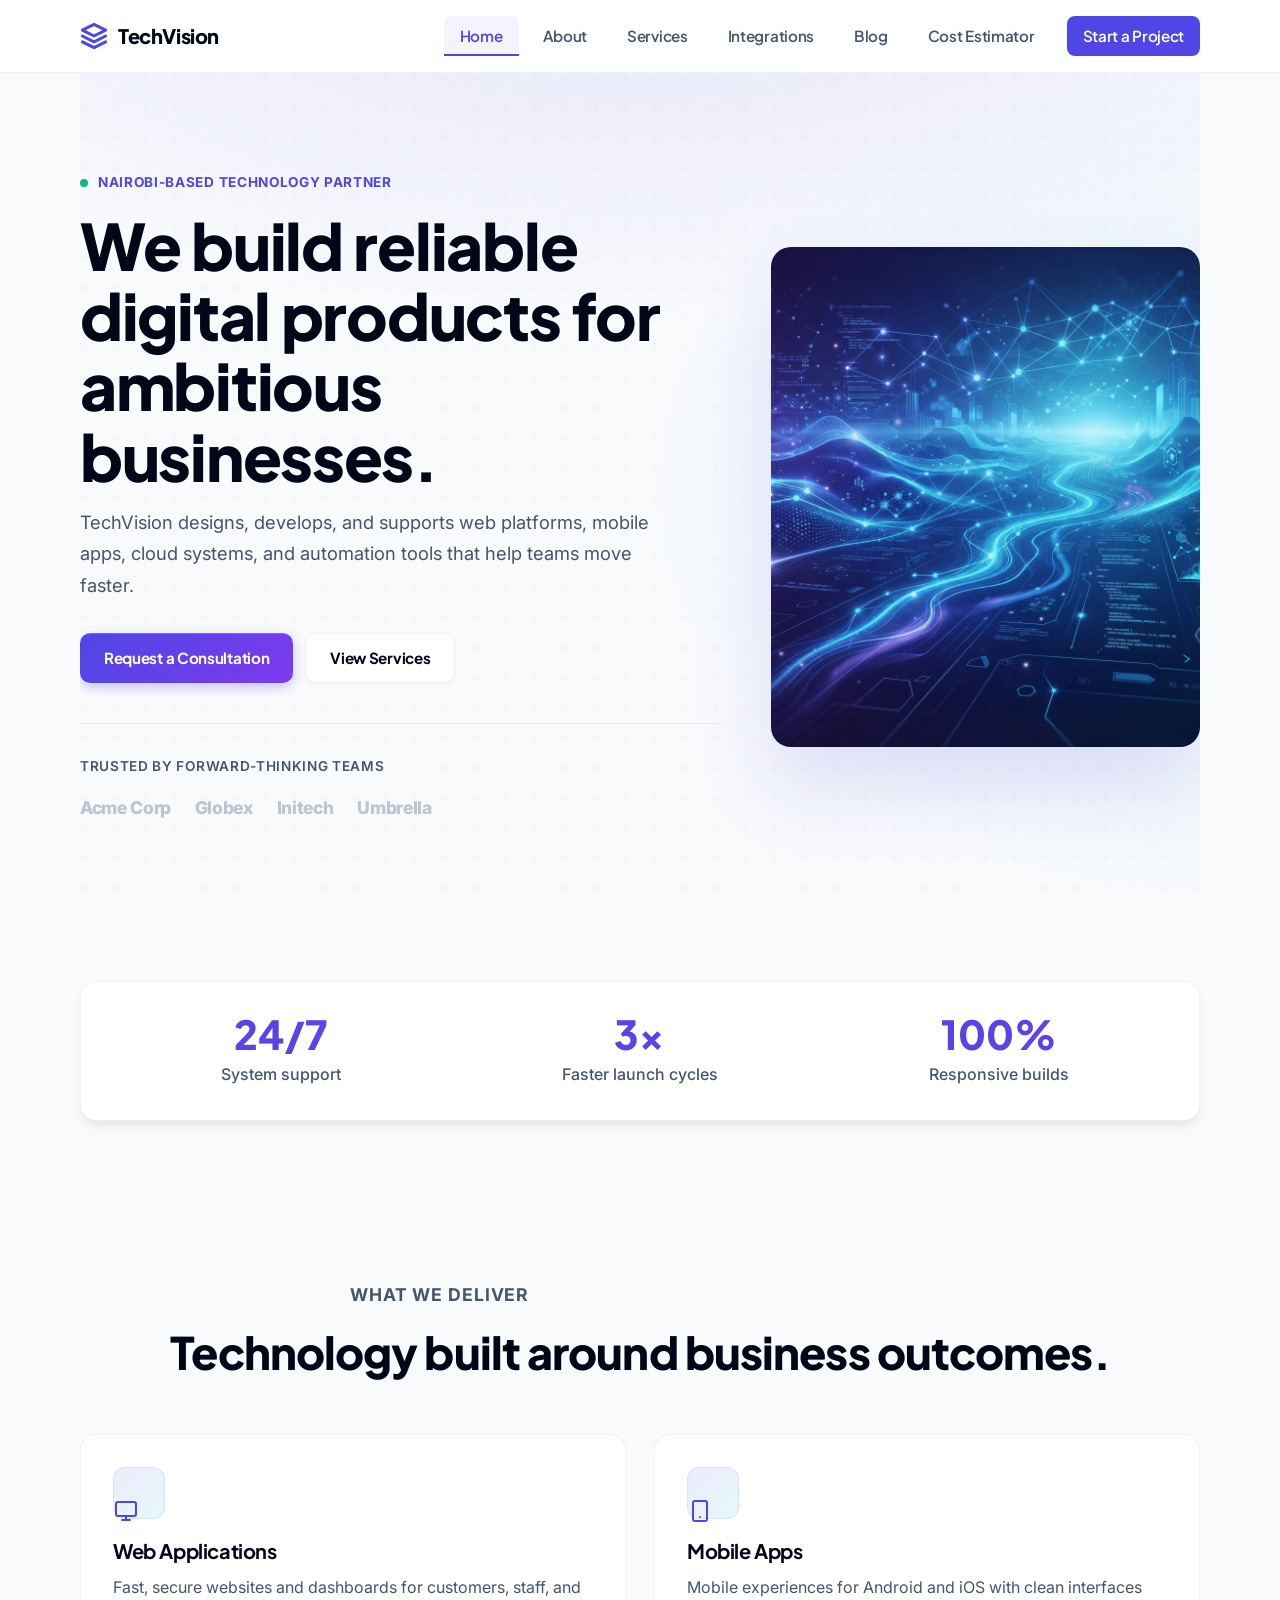
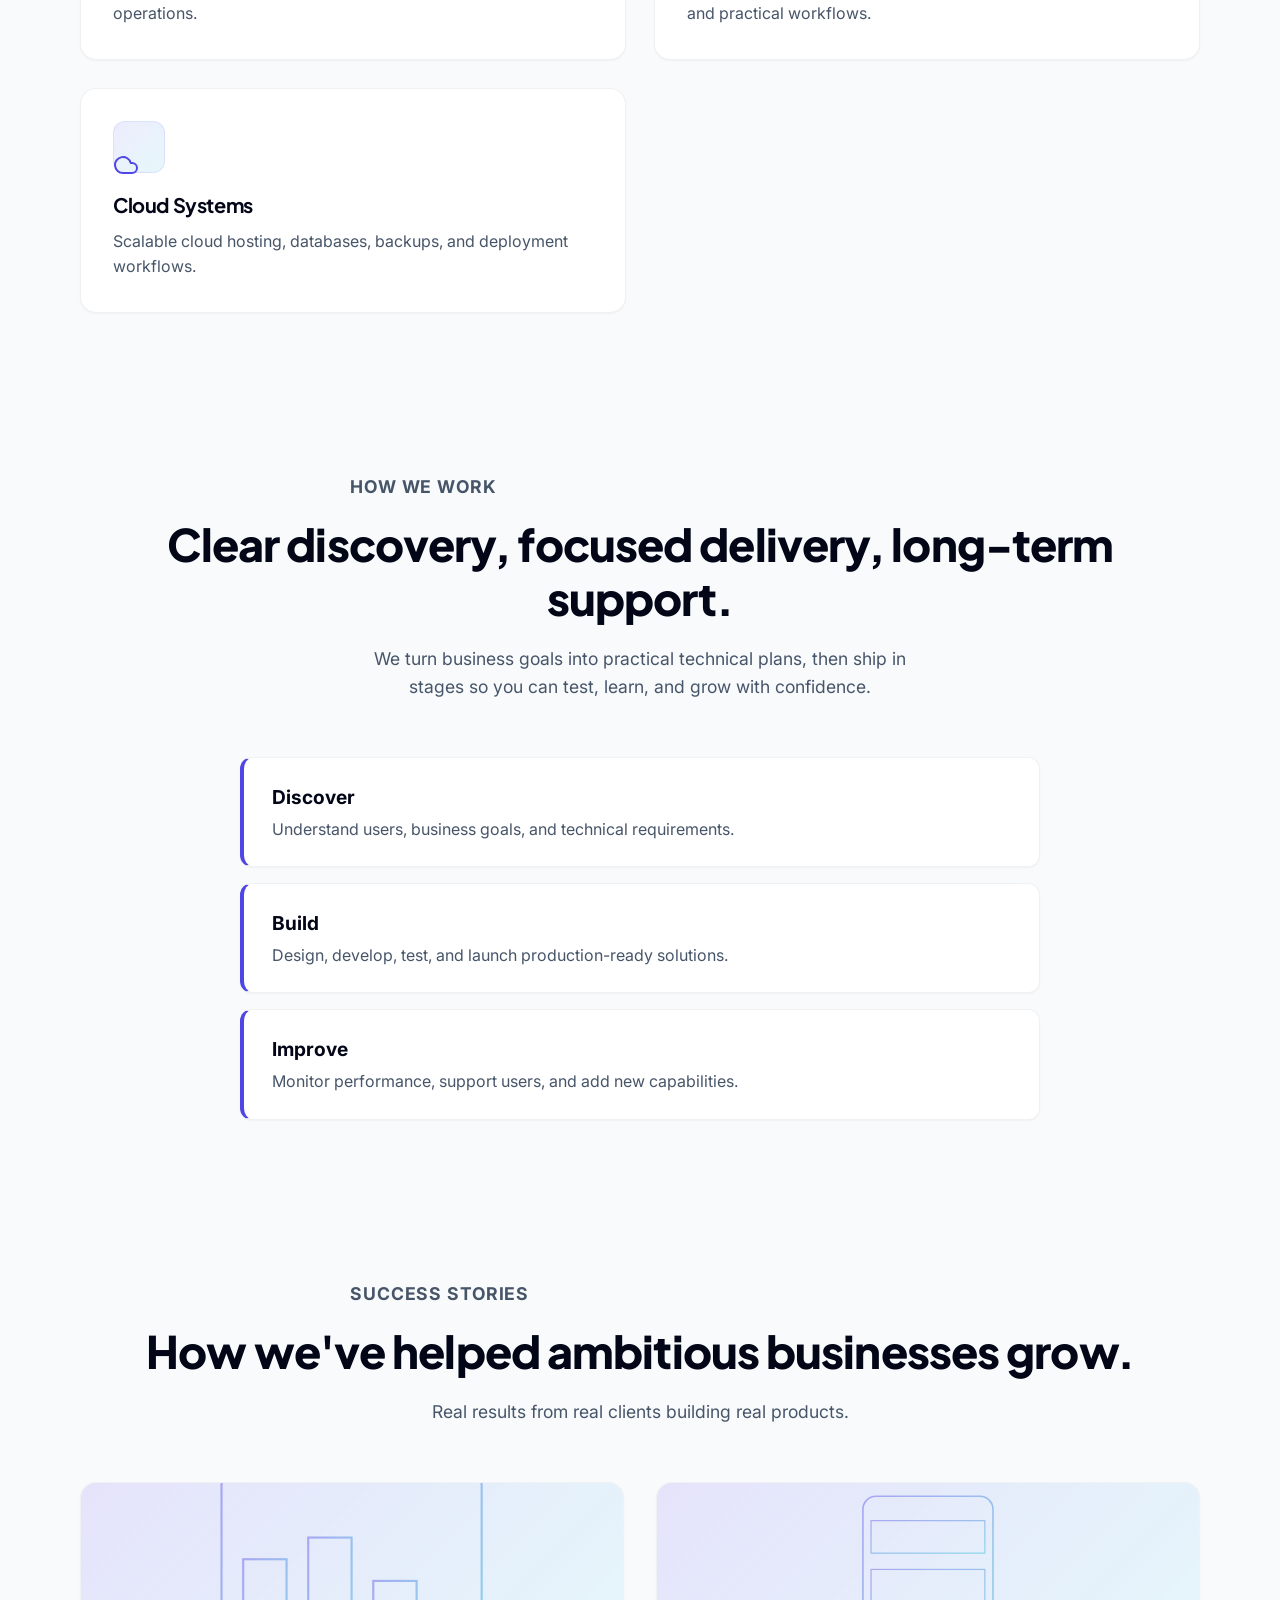
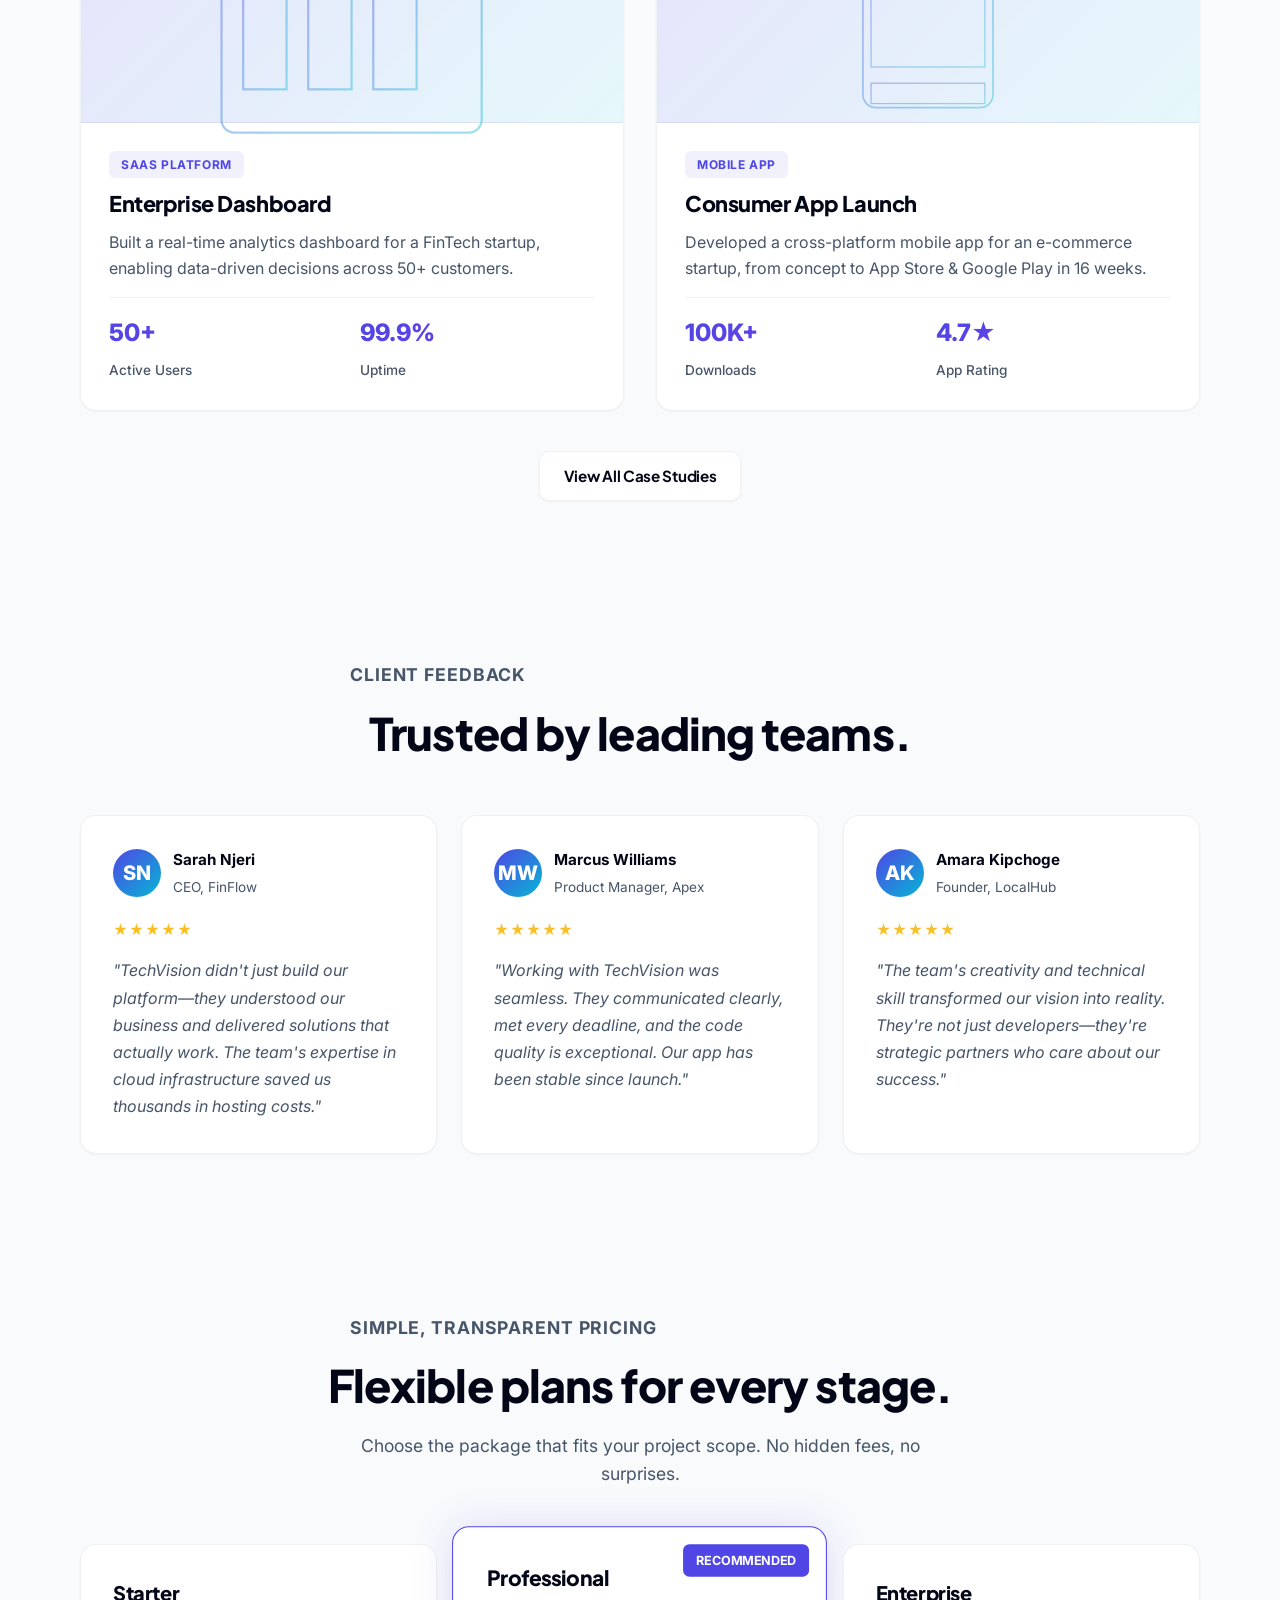
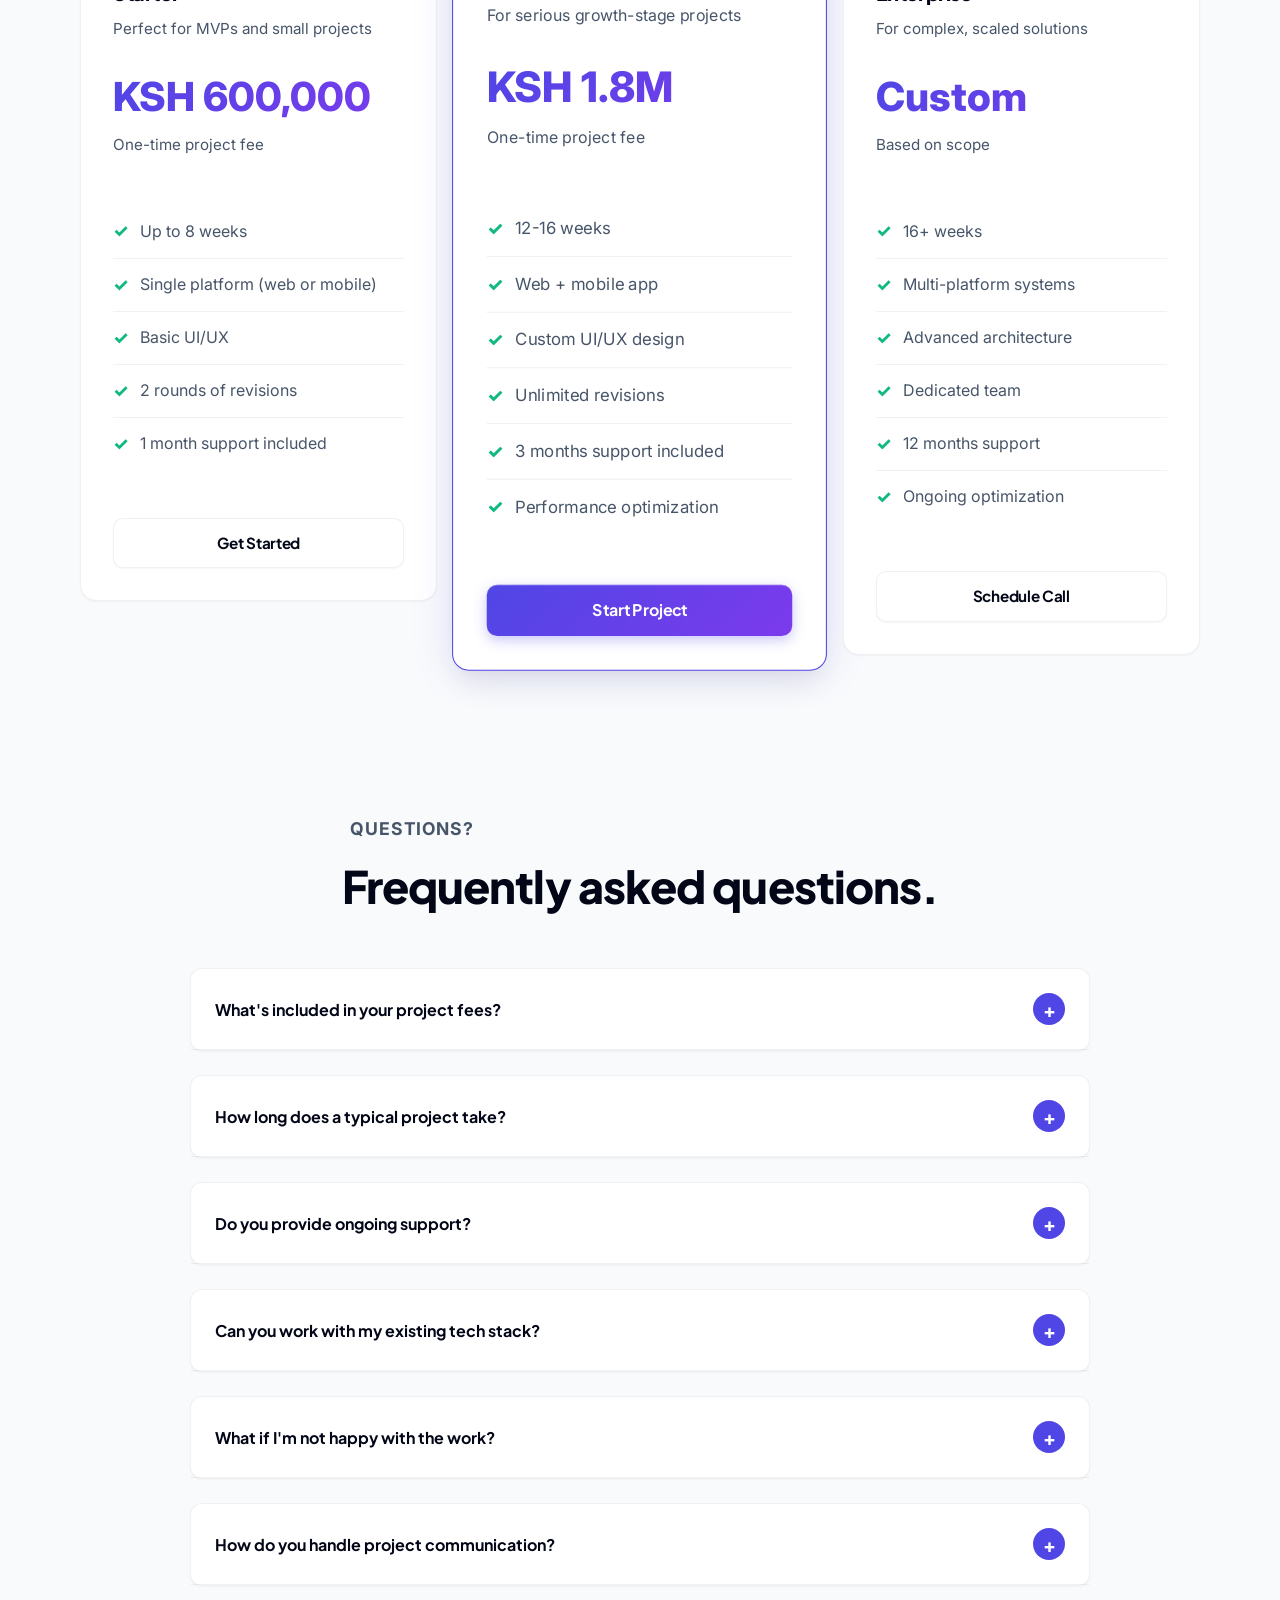
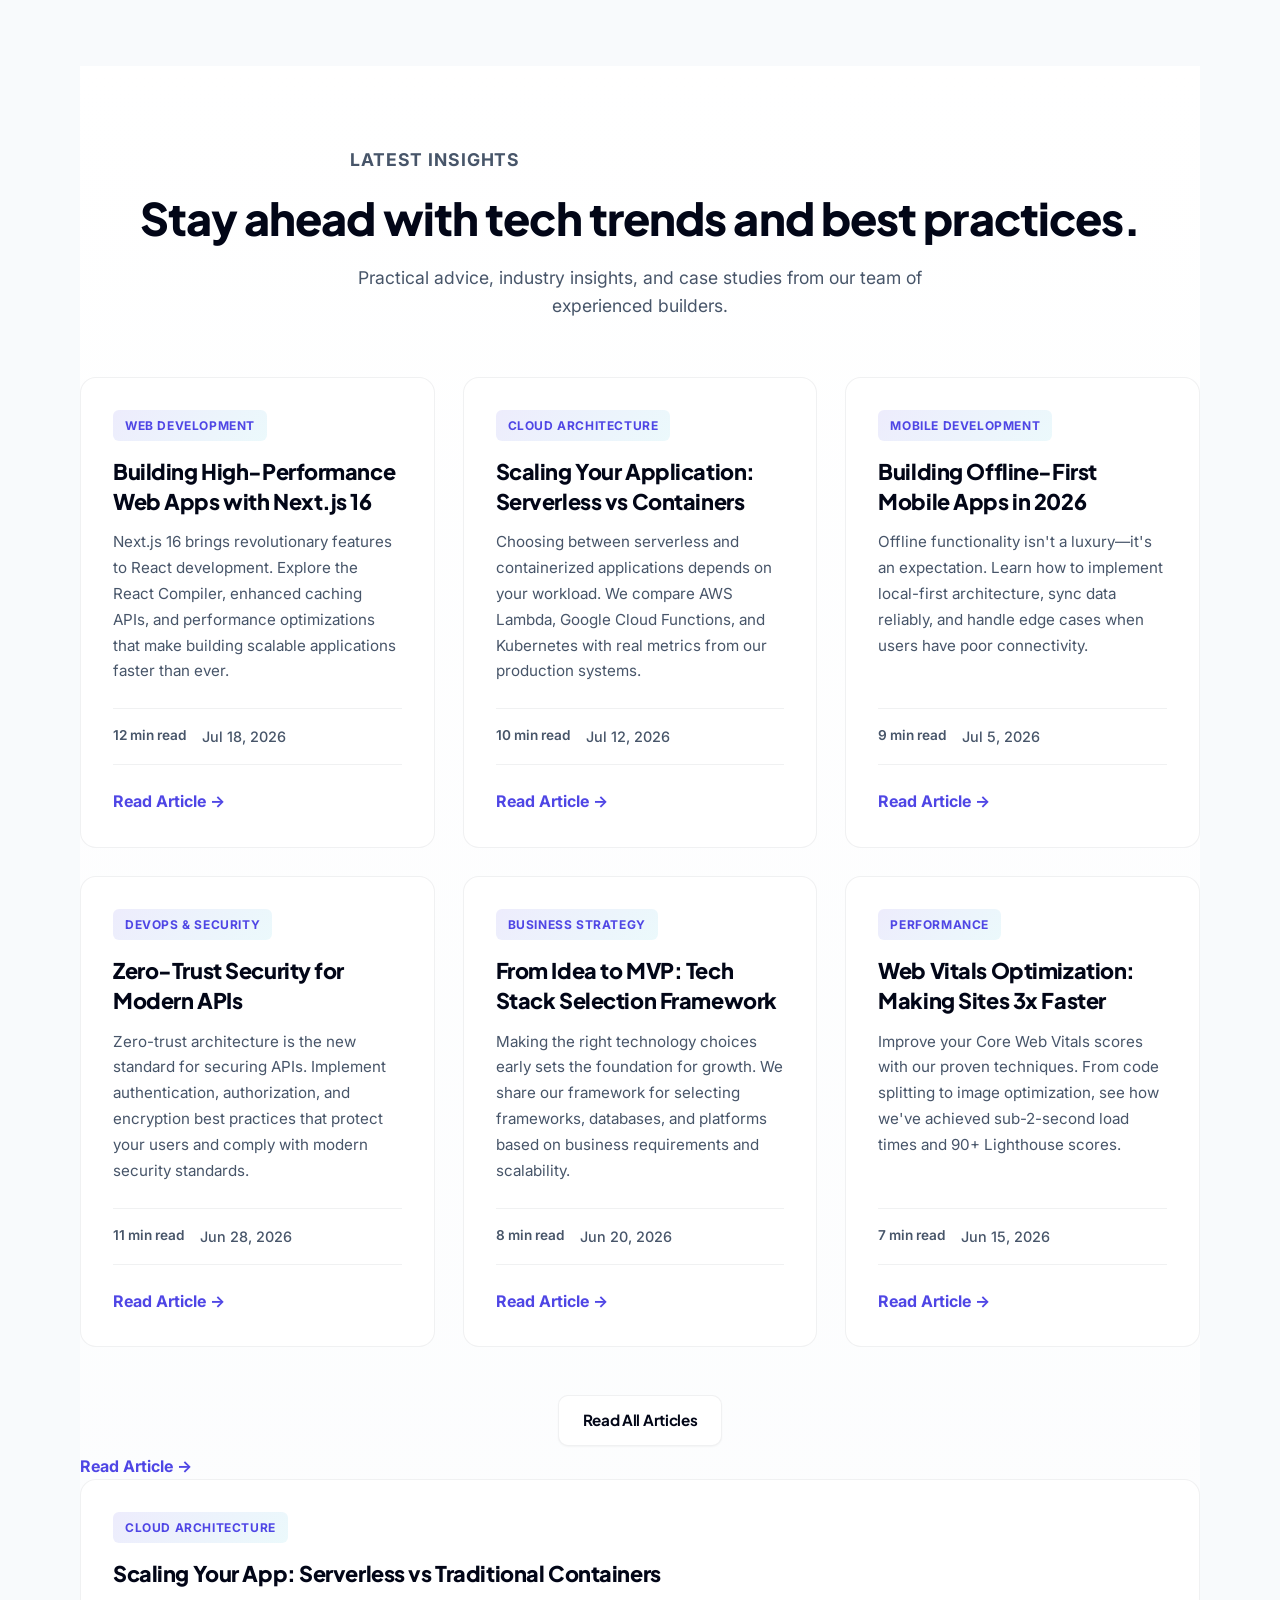
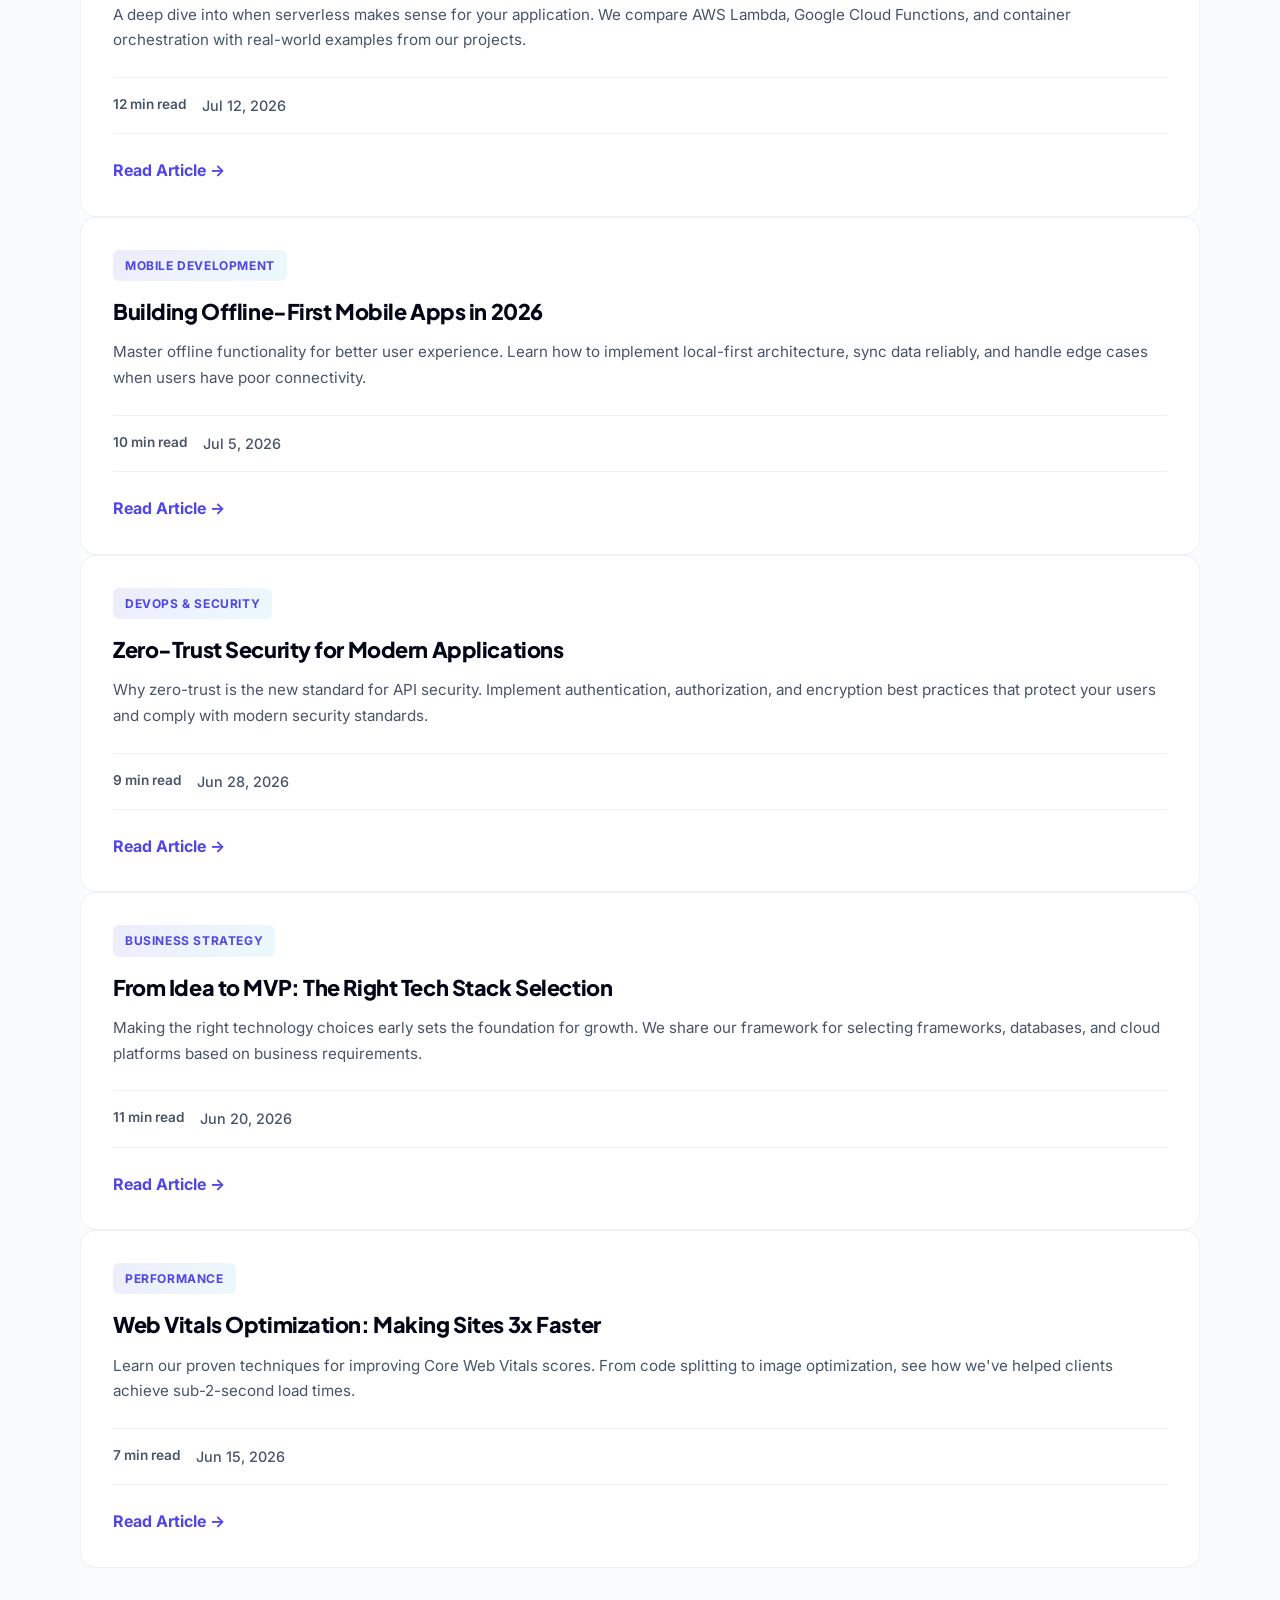
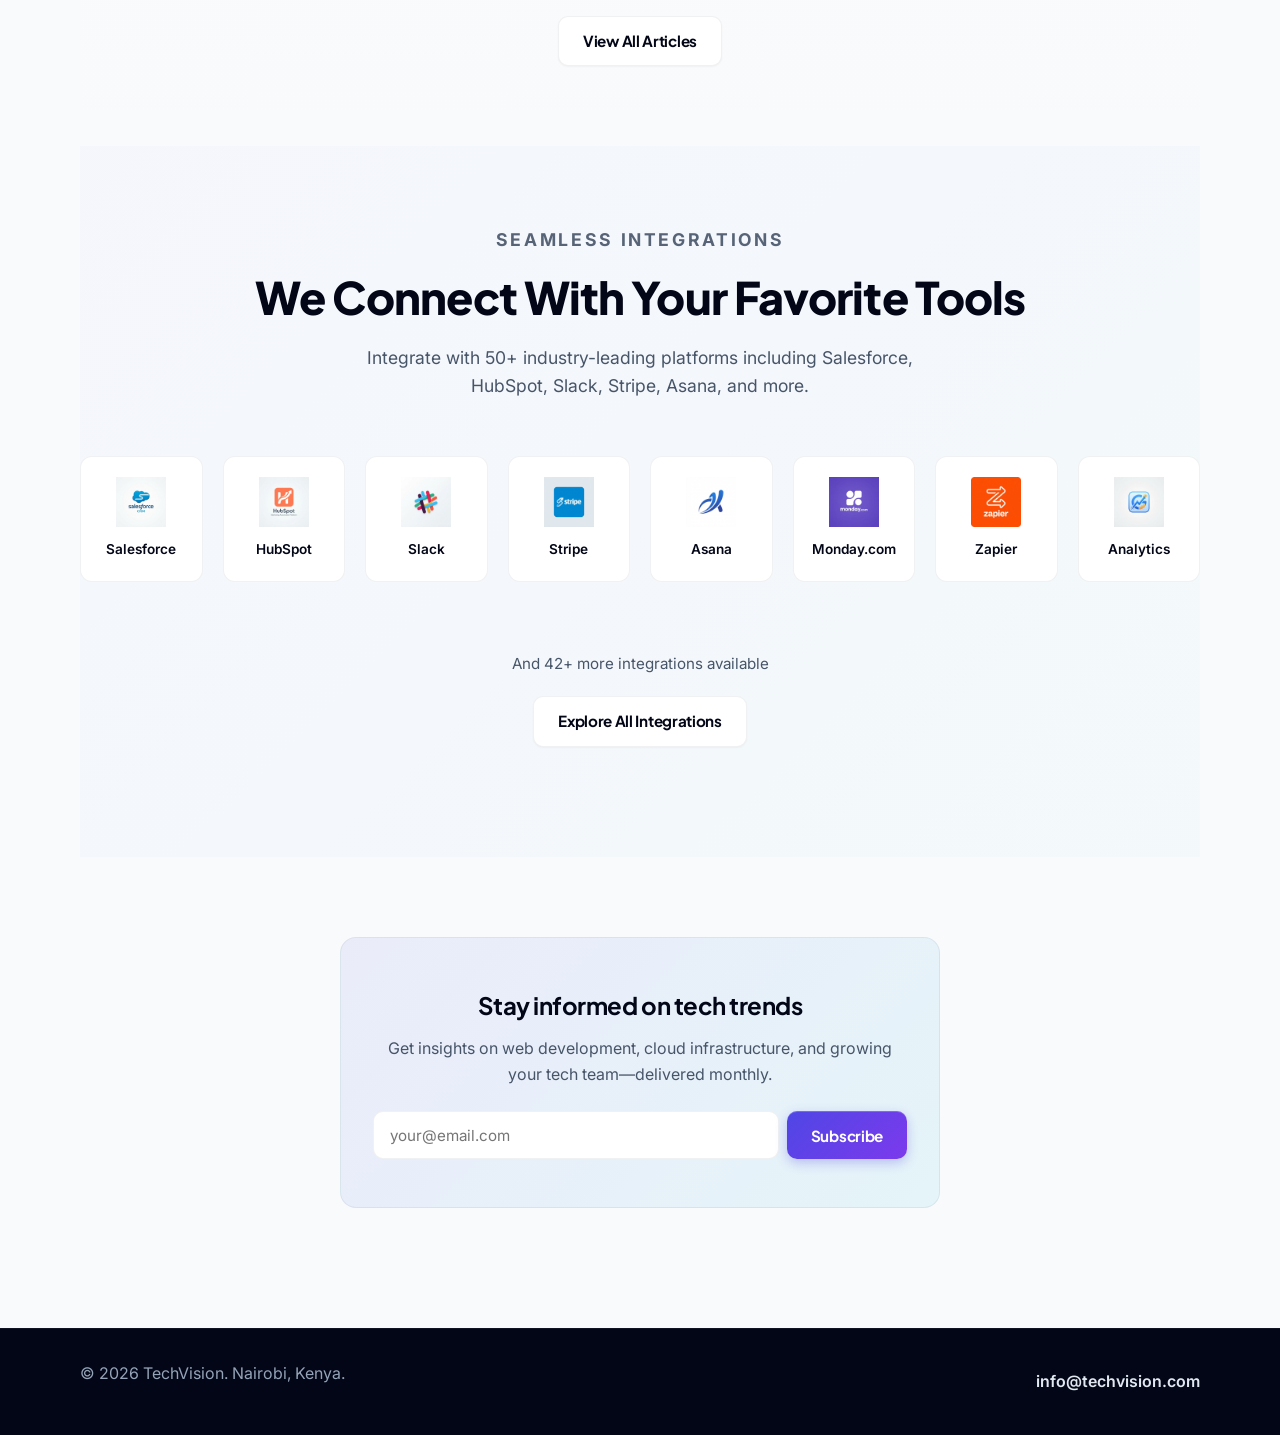
<file: index.html>
<!DOCTYPE html>
<html lang="en">
<head>
    <meta charset="UTF-8">
    <meta name="viewport" content="width=device-width, initial-scale=1.0">
    <title>TechVision | Digital Solutions for Growing Teams</title>
    
    <!-- Modern Fonts -->
    <link rel="preconnect" href="https://fonts.googleapis.com">
    <link rel="preconnect" href="https://fonts.gstatic.com" crossorigin>
    <link href="https://fonts.googleapis.com/css2?family=Plus+Jakarta+Sans:wght@500;700;800&family=Inter:wght@400;500;600&display=swap" rel="stylesheet">
    
    <link rel="stylesheet" href="style.css">
</head>
<body>

<header class="site-header">
    <nav class="nav">
        <a href="index.html" class="brand">
            <!-- SVG Logo Icon -->
            <svg width="28" height="28" viewBox="0 0 24 24" fill="none" stroke="currentColor" stroke-width="2.5" stroke-linecap="round" stroke-linejoin="round" style="color: var(--brand); margin-right: 10px;">
                <path d="M12 2L2 7l10 5 10-5-10-5z"/><path d="M2 17l10 5 10-5"/><path d="M2 12l10 5 10-5"/>
            </svg>
            TechVision
        </a>
        <button class="nav-toggle" aria-label="Toggle menu">
            <span></span><span></span><span></span>
        </button>
        <div class="nav-links">
            <a href="index.html" aria-current="page">Home</a>
            <a href="about.html">About</a>
            <a href="services.html">Services</a>
            <a href="integrations.html">Integrations</a>
            <a href="blog.html">Blog</a>
            <a href="estimator.html">Cost Estimator</a>
            <a href="contact.html" class="nav-cta">Start a Project</a>
        </div>
    </nav>
</header>

<main>
    <!-- HERO SECTION -->
    <section class="hero">
        <div class="hero-content">
            <p class="eyebrow"><span class="pulse-dot"></span> Nairobi-based technology partner</p>
            <h1>We build reliable digital products for ambitious businesses.</h1>
            <p class="hero-copy">TechVision designs, develops, and supports web platforms, mobile apps, cloud systems, and automation tools that help teams move faster.</p>
            
            <div class="hero-actions">
                <a href="contact.html" class="button primary">Request a Consultation</a>
                <a href="services.html" class="button secondary">View Services</a>
            </div>

            <!-- New Trust Bar -->
            <div class="trust-bar">
                <span>Trusted by forward-thinking teams</span>
                <div class="trust-logos">
                    <div class="logo-placeholder">Acme Corp</div>
                    <div class="logo-placeholder">Globex</div>
                    <div class="logo-placeholder">Initech</div>
                    <div class="logo-placeholder">Umbrella</div>
                </div>
            </div>
        </div>

        <!-- Hero Visual Background -->
        <div class="hero-visual">
            <img src="assets/hero-tech.png" alt="Modern technology visualization" class="hero-bg-image">
            <div class="hero-overlay"></div>
        </div>
    </section>

    <!-- METRICS SECTION -->
    <section class="section metrics-section">
        <div class="metrics-grid">
            <div class="metric-item">
                <strong>24/7</strong>
                <span>System support</span>
            </div>
            <div class="metric-item">
                <strong>3x</strong>
                <span>Faster launch cycles</span>
            </div>
            <div class="metric-item">
                <strong>100%</strong>
                <span>Responsive builds</span>
            </div>
        </div>
    </section>

    <!-- SERVICES SECTION -->
    <section class="section">
        <div class="section-heading">
            <p class="eyebrow">What we deliver</p>
            <h2>Technology built around business outcomes.</h2>
        </div>
        <div class="service-grid">
            <div class="card">
                <div class="service-icon">
                    <svg width="24" height="24" viewBox="0 0 24 24" fill="none" stroke="currentColor" stroke-width="2" stroke-linecap="round" stroke-linejoin="round"><rect x="2" y="3" width="20" height="14" rx="2" ry="2"></rect><line x1="8" y1="21" x2="16" y2="21"></line><line x1="12" y1="17" x2="12" y2="21"></line></svg>
                </div>
                <h3>Web Applications</h3>
                <p>Fast, secure websites and dashboards for customers, staff, and operations.</p>
            </div>
            <div class="card">
                <div class="service-icon">
                    <svg width="24" height="24" viewBox="0 0 24 24" fill="none" stroke="currentColor" stroke-width="2" stroke-linecap="round" stroke-linejoin="round"><rect x="5" y="2" width="14" height="20" rx="2" ry="2"></rect><line x1="12" y1="18" x2="12.01" y2="18"></line></svg>
                </div>
                <h3>Mobile Apps</h3>
                <p>Mobile experiences for Android and iOS with clean interfaces and practical workflows.</p>
            </div>
            <div class="card">
                <div class="service-icon">
                    <svg width="24" height="24" viewBox="0 0 24 24" fill="none" stroke="currentColor" stroke-width="2" stroke-linecap="round" stroke-linejoin="round"><path d="M18 10h-1.26A8 8 0 1 0 9 20h9a5 5 0 0 0 0-10z"></path></svg>
                </div>
                <h3>Cloud Systems</h3>
                <p>Scalable cloud hosting, databases, backups, and deployment workflows.</p>
            </div>
        </div>
    </section>

    <!-- PROCESS SECTION -->
    <section class="section">
        <div class="section-heading">
            <p class="eyebrow">How we work</p>
            <h2>Clear discovery, focused delivery, long-term support.</h2>
            <p>We turn business goals into practical technical plans, then ship in stages so you can test, learn, and grow with confidence.</p>
        </div>
        <div class="steps">
            <div class="animate-on-scroll">
                <strong>Discover</strong>
                <span>Understand users, business goals, and technical requirements.</span>
            </div>
            <div class="animate-on-scroll">
                <strong>Build</strong>
                <span>Design, develop, test, and launch production-ready solutions.</span>
            </div>
            <div class="animate-on-scroll">
                <strong>Improve</strong>
                <span>Monitor performance, support users, and add new capabilities.</span>
            </div>
        </div>
    </section>

    <!-- CASE STUDIES PREVIEW SECTION -->
    <section class="section">
        <div class="section-heading">
            <p class="eyebrow">Success stories</p>
            <h2>How we've helped ambitious businesses grow.</h2>
            <p>Real results from real clients building real products.</p>
        </div>
        <div class="case-study-grid">
            <div class="case-study-card animate-on-scroll">
                <div class="case-study-image" style="background: linear-gradient(135deg, rgba(79, 70, 229, 0.15), rgba(6, 182, 212, 0.1)); display: flex; align-items: center; justify-content: center;">
                    <svg viewBox="0 0 300 300" style="width: 60%; height: auto; opacity: 0.4;">
                        <defs>
                            <linearGradient id="dashgradient" x1="0%" y1="0%" x2="100%" y2="100%">
                                <stop offset="0%" style="stop-color:#4f46e5;stop-opacity:1" />
                                <stop offset="100%" style="stop-color:#06b6d4;stop-opacity:1" />
                            </linearGradient>
                        </defs>
                        <rect x="30" y="30" width="240" height="240" rx="12" fill="none" stroke="url(#dashgradient)" stroke-width="2"/>
                        <line x1="40" y1="80" x2="260" y2="80" stroke="url(#dashgradient)" stroke-width="1.5"/>
                        <rect x="50" y="110" width="40" height="120" fill="none" stroke="url(#dashgradient)" stroke-width="2"/>
                        <rect x="110" y="90" width="40" height="140" fill="none" stroke="url(#dashgradient)" stroke-width="2"/>
                        <rect x="170" y="130" width="40" height="100" fill="none" stroke="url(#dashgradient)" stroke-width="2"/>
                    </svg>
                </div>
                <div class="case-study-content">
                    <span class="case-study-tag">SaaS Platform</span>
                    <h3 class="case-study-title">Enterprise Dashboard</h3>
                    <p class="case-study-desc">Built a real-time analytics dashboard for a FinTech startup, enabling data-driven decisions across 50+ customers.</p>
                    <div class="case-study-result">
                        <div class="result-item">
                            <span class="result-number">50+</span>
                            <span class="result-label">Active Users</span>
                        </div>
                        <div class="result-item">
                            <span class="result-number">99.9%</span>
                            <span class="result-label">Uptime</span>
                        </div>
                    </div>
                </div>
            </div>
            <div class="case-study-card animate-on-scroll">
                <div class="case-study-image" style="background: linear-gradient(135deg, rgba(79, 70, 229, 0.15), rgba(6, 182, 212, 0.1)); display: flex; align-items: center; justify-content: center;">
                    <svg viewBox="0 0 300 300" style="width: 45%; height: auto; opacity: 0.4;">
                        <defs>
                            <linearGradient id="mobilegradient" x1="0%" y1="0%" x2="100%" y2="100%">
                                <stop offset="0%" style="stop-color:#4f46e5;stop-opacity:1" />
                                <stop offset="100%" style="stop-color:#06b6d4;stop-opacity:1" />
                            </linearGradient>
                        </defs>
                        <rect x="70" y="20" width="160" height="260" rx="16" fill="none" stroke="url(#mobilegradient)" stroke-width="2"/>
                        <rect x="80" y="50" width="140" height="40" fill="none" stroke="url(#mobilegradient)" stroke-width="1.5"/>
                        <rect x="80" y="110" width="140" height="120" fill="none" stroke="url(#mobilegradient)" stroke-width="1.5"/>
                        <rect x="80" y="250" width="140" height="25" fill="none" stroke="url(#mobilegradient)" stroke-width="1.5"/>
                    </svg>
                </div>
                <div class="case-study-content">
                    <span class="case-study-tag">Mobile App</span>
                    <h3 class="case-study-title">Consumer App Launch</h3>
                    <p class="case-study-desc">Developed a cross-platform mobile app for an e-commerce startup, from concept to App Store & Google Play in 16 weeks.</p>
                    <div class="case-study-result">
                        <div class="result-item">
                            <span class="result-number">100K+</span>
                            <span class="result-label">Downloads</span>
                        </div>
                        <div class="result-item">
                            <span class="result-number">4.7★</span>
                            <span class="result-label">App Rating</span>
                        </div>
                    </div>
                </div>
            </div>
        </div>
        <div style="text-align: center; margin-top: 40px;">
            <a href="case-studies.html" class="button secondary">View All Case Studies</a>
        </div>
    </section>

    <!-- TESTIMONIALS SECTION -->
    <section class="section">
        <div class="section-heading">
            <p class="eyebrow">Client feedback</p>
            <h2>Trusted by leading teams.</h2>
        </div>
        <div class="testimonial-grid">
            <div class="testimonial-card animate-on-scroll">
                <div class="testimonial-header">
                    <div class="testimonial-avatar">SN</div>
                    <div class="testimonial-info">
                        <h4 class="testimonial-name">Sarah Njeri</h4>
                        <p class="testimonial-role">CEO, FinFlow</p>
                    </div>
                </div>
                <div class="testimonial-stars">★★★★★</div>
                <p class="testimonial-text">"TechVision didn't just build our platform—they understood our business and delivered solutions that actually work. The team's expertise in cloud infrastructure saved us thousands in hosting costs."</p>
            </div>
            <div class="testimonial-card animate-on-scroll">
                <div class="testimonial-header">
                    <div class="testimonial-avatar">MW</div>
                    <div class="testimonial-info">
                        <h4 class="testimonial-name">Marcus Williams</h4>
                        <p class="testimonial-role">Product Manager, Apex</p>
                    </div>
                </div>
                <div class="testimonial-stars">★★★★★</div>
                <p class="testimonial-text">"Working with TechVision was seamless. They communicated clearly, met every deadline, and the code quality is exceptional. Our app has been stable since launch."</p>
            </div>
            <div class="testimonial-card animate-on-scroll">
                <div class="testimonial-header">
                    <div class="testimonial-avatar">AK</div>
                    <div class="testimonial-info">
                        <h4 class="testimonial-name">Amara Kipchoge</h4>
                        <p class="testimonial-role">Founder, LocalHub</p>
                    </div>
                </div>
                <div class="testimonial-stars">★★★★★</div>
                <p class="testimonial-text">"The team's creativity and technical skill transformed our vision into reality. They're not just developers—they're strategic partners who care about our success."</p>
            </div>
        </div>
    </section>

    <!-- PRICING SECTION -->
    <section class="section">
        <div class="section-heading">
            <p class="eyebrow">Simple, transparent pricing</p>
            <h2>Flexible plans for every stage.</h2>
            <p>Choose the package that fits your project scope. No hidden fees, no surprises.</p>
        </div>
        <div class="pricing-grid">
            <div class="pricing-card animate-on-scroll">
                <h3 class="pricing-name">Starter</h3>
                <p class="pricing-desc">Perfect for MVPs and small projects</p>
                <div class="pricing-price">KSH 600,000</div>
                <p class="pricing-period">One-time project fee</p>
                <ul class="pricing-features">
                    <li>Up to 8 weeks</li>
                    <li>Single platform (web or mobile)</li>
                    <li>Basic UI/UX</li>
                    <li>2 rounds of revisions</li>
                    <li>1 month support included</li>
                </ul>
                <a href="contact.html" class="button secondary pricing-cta">Get Started</a>
            </div>
            <div class="pricing-card featured animate-on-scroll">
                <div class="pricing-badge">Recommended</div>
                <h3 class="pricing-name">Professional</h3>
                <p class="pricing-desc">For serious growth-stage projects</p>
                <div class="pricing-price">KSH 1.8M</div>
                <p class="pricing-period">One-time project fee</p>
                <ul class="pricing-features">
                    <li>12-16 weeks</li>
                    <li>Web + mobile app</li>
                    <li>Custom UI/UX design</li>
                    <li>Unlimited revisions</li>
                    <li>3 months support included</li>
                    <li>Performance optimization</li>
                </ul>
                <a href="contact.html" class="button primary pricing-cta">Start Project</a>
            </div>
            <div class="pricing-card animate-on-scroll">
                <h3 class="pricing-name">Enterprise</h3>
                <p class="pricing-desc">For complex, scaled solutions</p>
                <div class="pricing-price">Custom</div>
                <p class="pricing-period">Based on scope</p>
                <ul class="pricing-features">
                    <li>16+ weeks</li>
                    <li>Multi-platform systems</li>
                    <li>Advanced architecture</li>
                    <li>Dedicated team</li>
                    <li>12 months support</li>
                    <li>Ongoing optimization</li>
                </ul>
                <a href="contact.html" class="button secondary pricing-cta">Schedule Call</a>
            </div>
        </div>
    </section>

    <!-- FAQ SECTION -->
    <section class="section">
        <div class="section-heading">
            <p class="eyebrow">Questions?</p>
            <h2>Frequently asked questions.</h2>
        </div>
        <div class="faq-grid">
            <div class="faq-item">
                <button class="faq-question">
                    <span>What's included in your project fees?</span>
                    <span class="faq-toggle">+</span>
                </button>
                <div class="faq-answer">
                    <p class="faq-answer-text">Our fees cover design, development, testing, and deployment. We include a period of post-launch support, security audits, and performance optimization. Additional support and features beyond the scope are billed separately.</p>
                </div>
            </div>
            <div class="faq-item">
                <button class="faq-question">
                    <span>How long does a typical project take?</span>
                    <span class="faq-toggle">+</span>
                </button>
                <div class="faq-answer">
                    <p class="faq-answer-text">Timelines depend on complexity. Simple websites take 6-8 weeks, full-stack web apps take 12-16 weeks, and complex systems with mobile apps can take 20+ weeks. We'll provide a detailed timeline during the discovery phase.</p>
                </div>
            </div>
            <div class="faq-item">
                <button class="faq-question">
                    <span>Do you provide ongoing support?</span>
                    <span class="faq-toggle">+</span>
                </button>
                <div class="faq-answer">
                    <p class="faq-answer-text">Yes. All projects include support for the first 1-3 months after launch. After that, we offer flexible maintenance packages starting at $500/month for bug fixes, updates, and performance monitoring.</p>
                </div>
            </div>
            <div class="faq-item">
                <button class="faq-question">
                    <span>Can you work with my existing tech stack?</span>
                    <span class="faq-toggle">+</span>
                </button>
                <div class="faq-answer">
                    <p class="faq-answer-text">Absolutely. We have expertise across web technologies, frameworks, and platforms. If we're not experienced with your specific stack, we're committed to learning it quickly and delivering excellent results.</p>
                </div>
            </div>
            <div class="faq-item">
                <button class="faq-question">
                    <span>What if I'm not happy with the work?</span>
                    <span class="faq-toggle">+</span>
                </button>
                <div class="faq-answer">
                    <p class="faq-answer-text">Your satisfaction is our priority. We include revision rounds in all packages. If major issues arise post-launch, we'll work to resolve them under our support guarantee. We also offer ongoing retainer support for continuous improvements.</p>
                </div>
            </div>
            <div class="faq-item">
                <button class="faq-question">
                    <span>How do you handle project communication?</span>
                    <span class="faq-toggle">+</span>
                </button>
                <div class="faq-answer">
                    <p class="faq-answer-text">We use clear, consistent communication via Slack, email, and weekly check-ins. You'll have direct access to the project lead and regular progress updates. We keep you informed every step of the way.</p>
                </div>
            </div>
        </div>
    </section>

    <!-- INSIGHTS & BLOG SECTION -->
    <section class="section insights-section">
        <div class="section-heading">
            <p class="eyebrow">Latest Insights</p>
            <h2>Stay ahead with tech trends and best practices.</h2>
            <p>Practical advice, industry insights, and case studies from our team of experienced builders.</p>
        </div>
        <div class="insights-grid">
            <article class="insight-card animate-on-scroll">
                <div class="insight-category">Web Development</div>
                <h3>Building High-Performance Web Apps with Next.js 16</h3>
                <p>Next.js 16 brings revolutionary features to React development. Explore the React Compiler, enhanced caching APIs, and performance optimizations that make building scalable applications faster than ever.</p>
                <div class="insight-meta">
                    <span class="read-time">12 min read</span>
                    <span class="publish-date">Jul 18, 2026</span>
                </div>
                <a href="blog.html" class="read-more">Read Article →</a>
            </article>

            <article class="insight-card animate-on-scroll">
                <div class="insight-category">Cloud Architecture</div>
                <h3>Scaling Your Application: Serverless vs Containers</h3>
                <p>Choosing between serverless and containerized applications depends on your workload. We compare AWS Lambda, Google Cloud Functions, and Kubernetes with real metrics from our production systems.</p>
                <div class="insight-meta">
                    <span class="read-time">10 min read</span>
                    <span class="publish-date">Jul 12, 2026</span>
                </div>
                <a href="blog.html" class="read-more">Read Article →</a>
            </article>

            <article class="insight-card animate-on-scroll">
                <div class="insight-category">Mobile Development</div>
                <h3>Building Offline-First Mobile Apps in 2026</h3>
                <p>Offline functionality isn't a luxury—it's an expectation. Learn how to implement local-first architecture, sync data reliably, and handle edge cases when users have poor connectivity.</p>
                <div class="insight-meta">
                    <span class="read-time">9 min read</span>
                    <span class="publish-date">Jul 5, 2026</span>
                </div>
                <a href="blog.html" class="read-more">Read Article →</a>
            </article>

            <article class="insight-card animate-on-scroll">
                <div class="insight-category">DevOps & Security</div>
                <h3>Zero-Trust Security for Modern APIs</h3>
                <p>Zero-trust architecture is the new standard for securing APIs. Implement authentication, authorization, and encryption best practices that protect your users and comply with modern security standards.</p>
                <div class="insight-meta">
                    <span class="read-time">11 min read</span>
                    <span class="publish-date">Jun 28, 2026</span>
                </div>
                <a href="blog.html" class="read-more">Read Article →</a>
            </article>

            <article class="insight-card animate-on-scroll">
                <div class="insight-category">Business Strategy</div>
                <h3>From Idea to MVP: Tech Stack Selection Framework</h3>
                <p>Making the right technology choices early sets the foundation for growth. We share our framework for selecting frameworks, databases, and platforms based on business requirements and scalability.</p>
                <div class="insight-meta">
                    <span class="read-time">8 min read</span>
                    <span class="publish-date">Jun 20, 2026</span>
                </div>
                <a href="blog.html" class="read-more">Read Article →</a>
            </article>

            <article class="insight-card animate-on-scroll">
                <div class="insight-category">Performance</div>
                <h3>Web Vitals Optimization: Making Sites 3x Faster</h3>
                <p>Improve your Core Web Vitals scores with our proven techniques. From code splitting to image optimization, see how we've achieved sub-2-second load times and 90+ Lighthouse scores.</p>
                <div class="insight-meta">
                    <span class="read-time">7 min read</span>
                    <span class="publish-date">Jun 15, 2026</span>
                </div>
                <a href="blog.html" class="read-more">Read Article →</a>
            </article>
        </div>
        <div style="text-align: center; margin-top: 48px;">
            <a href="blog.html" class="button secondary">Read All Articles</a>
        </div>
                <a href="#" class="read-more">Read Article →</a>
            </article>

            <article class="insight-card animate-on-scroll">
                <div class="insight-category">Cloud Architecture</div>
                <h3>Scaling Your App: Serverless vs Traditional Containers</h3>
                <p>A deep dive into when serverless makes sense for your application. We compare AWS Lambda, Google Cloud Functions, and container orchestration with real-world examples from our projects.</p>
                <div class="insight-meta">
                    <span class="read-time">12 min read</span>
                    <span class="publish-date">Jul 12, 2026</span>
                </div>
                <a href="#" class="read-more">Read Article →</a>
            </article>

            <article class="insight-card animate-on-scroll">
                <div class="insight-category">Mobile Development</div>
                <h3>Building Offline-First Mobile Apps in 2026</h3>
                <p>Master offline functionality for better user experience. Learn how to implement local-first architecture, sync data reliably, and handle edge cases when users have poor connectivity.</p>
                <div class="insight-meta">
                    <span class="read-time">10 min read</span>
                    <span class="publish-date">Jul 5, 2026</span>
                </div>
                <a href="#" class="read-more">Read Article →</a>
            </article>

            <article class="insight-card animate-on-scroll">
                <div class="insight-category">DevOps & Security</div>
                <h3>Zero-Trust Security for Modern Applications</h3>
                <p>Why zero-trust is the new standard for API security. Implement authentication, authorization, and encryption best practices that protect your users and comply with modern security standards.</p>
                <div class="insight-meta">
                    <span class="read-time">9 min read</span>
                    <span class="publish-date">Jun 28, 2026</span>
                </div>
                <a href="#" class="read-more">Read Article →</a>
            </article>

            <article class="insight-card animate-on-scroll">
                <div class="insight-category">Business Strategy</div>
                <h3>From Idea to MVP: The Right Tech Stack Selection</h3>
                <p>Making the right technology choices early sets the foundation for growth. We share our framework for selecting frameworks, databases, and cloud platforms based on business requirements.</p>
                <div class="insight-meta">
                    <span class="read-time">11 min read</span>
                    <span class="publish-date">Jun 20, 2026</span>
                </div>
                <a href="#" class="read-more">Read Article →</a>
            </article>

            <article class="insight-card animate-on-scroll">
                <div class="insight-category">Performance</div>
                <h3>Web Vitals Optimization: Making Sites 3x Faster</h3>
                <p>Learn our proven techniques for improving Core Web Vitals scores. From code splitting to image optimization, see how we've helped clients achieve sub-2-second load times.</p>
                <div class="insight-meta">
                    <span class="read-time">7 min read</span>
                    <span class="publish-date">Jun 15, 2026</span>
                </div>
                <a href="#" class="read-more">Read Article →</a>
            </article>
        </div>
        <div style="text-align: center; margin-top: 48px;">
            <a href="#" class="button secondary">View All Articles</a>
        </div>
    </section>

    <!-- INTEGRATIONS PREVIEW -->
    <section class="section integrations-preview-section">
        <div class="container">
            <div class="section-heading">
                <p class="section-label">SEAMLESS INTEGRATIONS</p>
                <h2>We Connect With Your Favorite Tools</h2>
                <p>Integrate with 50+ industry-leading platforms including Salesforce, HubSpot, Slack, Stripe, Asana, and more.</p>
            </div>
            <div class="integrations-preview-grid">
                <div class="integration-item">
                    <img src="assets/tool-salesforce.png" alt="Salesforce">
                    <span>Salesforce</span>
                </div>
                <div class="integration-item">
                    <img src="assets/tool-hubspot.png" alt="HubSpot">
                    <span>HubSpot</span>
                </div>
                <div class="integration-item">
                    <img src="assets/tool-slack.png" alt="Slack">
                    <span>Slack</span>
                </div>
                <div class="integration-item">
                    <img src="assets/tool-stripe.png" alt="Stripe">
                    <span>Stripe</span>
                </div>
                <div class="integration-item">
                    <img src="assets/tool-asana.png" alt="Asana">
                    <span>Asana</span>
                </div>
                <div class="integration-item">
                    <img src="assets/tool-monday.png" alt="Monday.com">
                    <span>Monday.com</span>
                </div>
                <div class="integration-item">
                    <img src="assets/tool-zapier.png" alt="Zapier">
                    <span>Zapier</span>
                </div>
                <div class="integration-item">
                    <img src="assets/tool-analytics.png" alt="Analytics">
                    <span>Analytics</span>
                </div>
            </div>
            <div class="integrations-preview-cta">
                <p>And 42+ more integrations available</p>
                <a href="integrations.html" class="button secondary">Explore All Integrations</a>
            </div>
        </div>
    </section>

    <!-- NEWSLETTER SECTION -->
    <section class="section">
        <div class="newsletter-box animate-on-scroll">
            <h3>Stay informed on tech trends</h3>
            <p>Get insights on web development, cloud infrastructure, and growing your tech team—delivered monthly.</p>
            <form class="newsletter-form">
                <input type="email" class="newsletter-input" placeholder="your@email.com" required>
                <button type="submit" class="button primary newsletter-submit">Subscribe</button>
            </form>
        </div>
    </section>
</main>

<footer class="site-footer">
    <p>© 2026 TechVision. Nairobi, Kenya.</p>
    <a href="mailto:info@techvision.com">info@techvision.com</a>
</footer>

<script>
    // Simple mobile menu toggle
    document.querySelector('.nav-toggle').addEventListener('click', function() {
        document.querySelector('.nav-links').classList.toggle('is-open');
    });
</script>

</body>
</html>
</file>
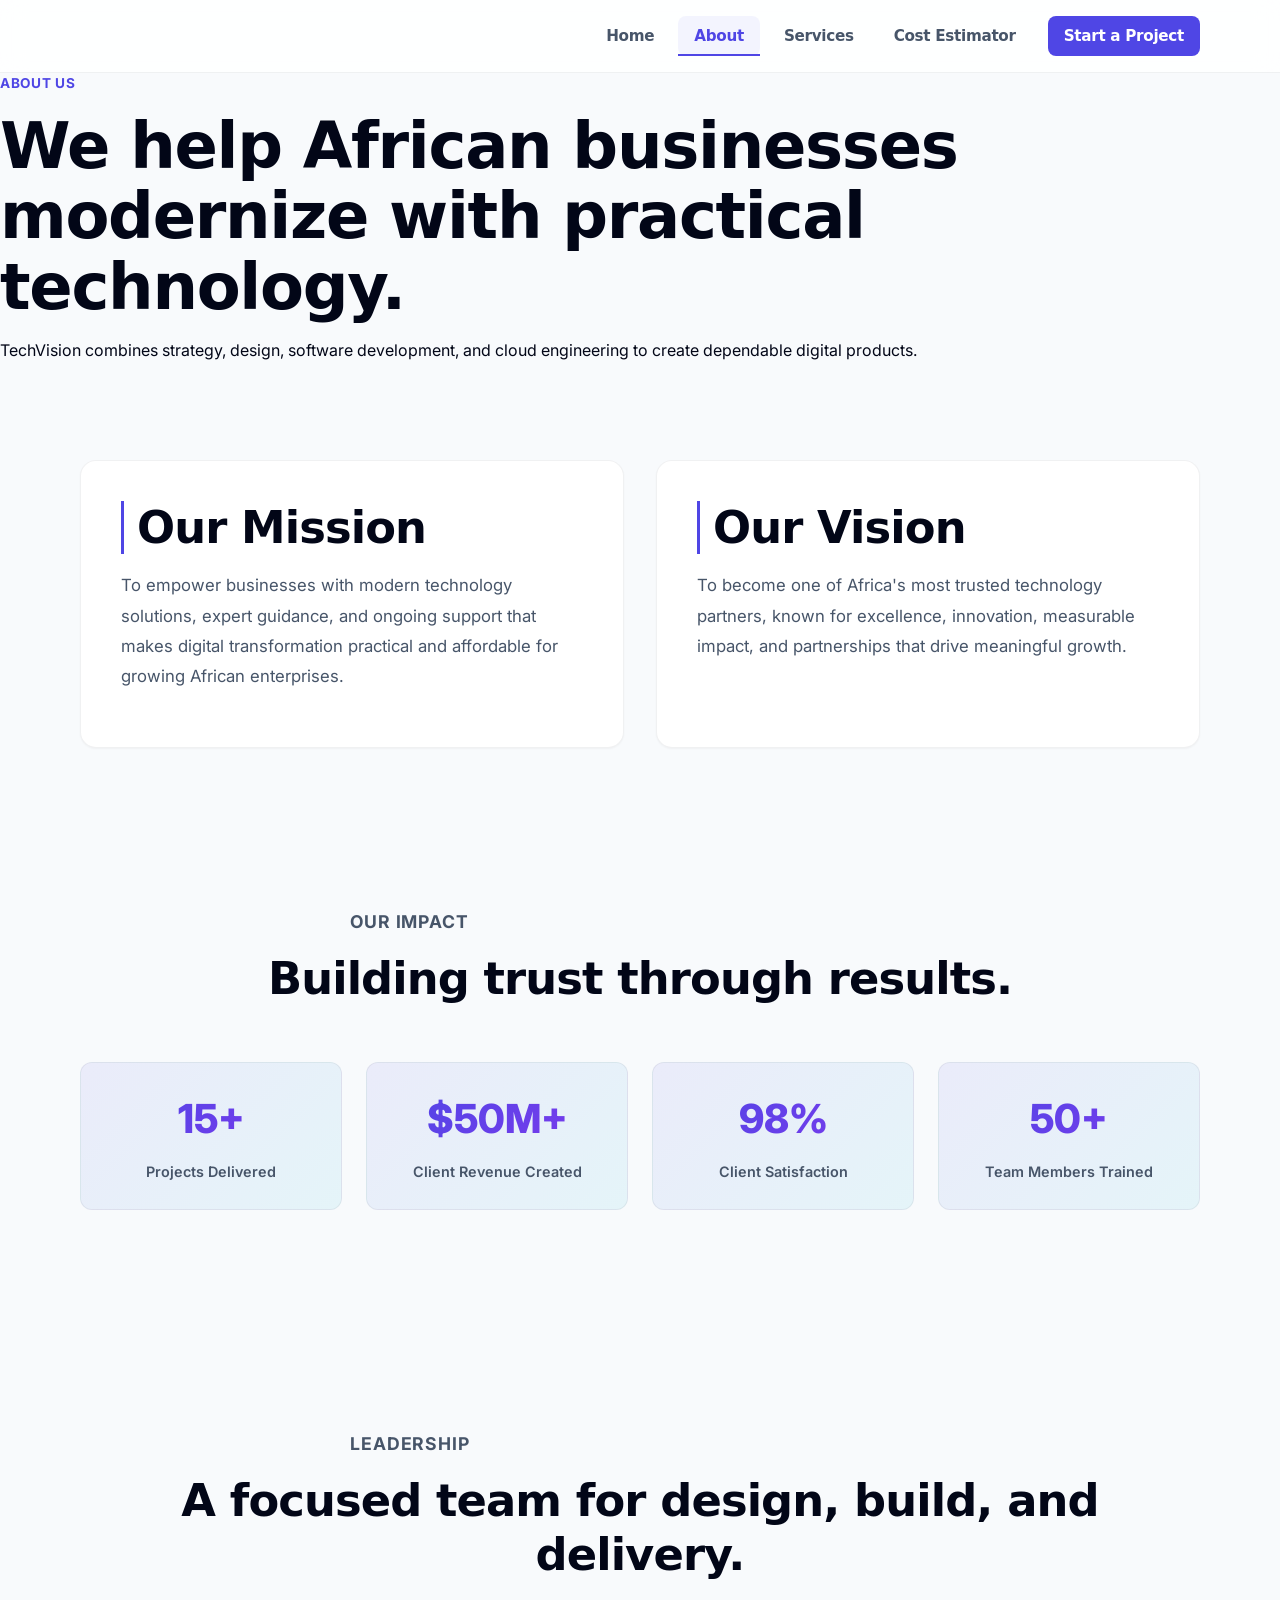
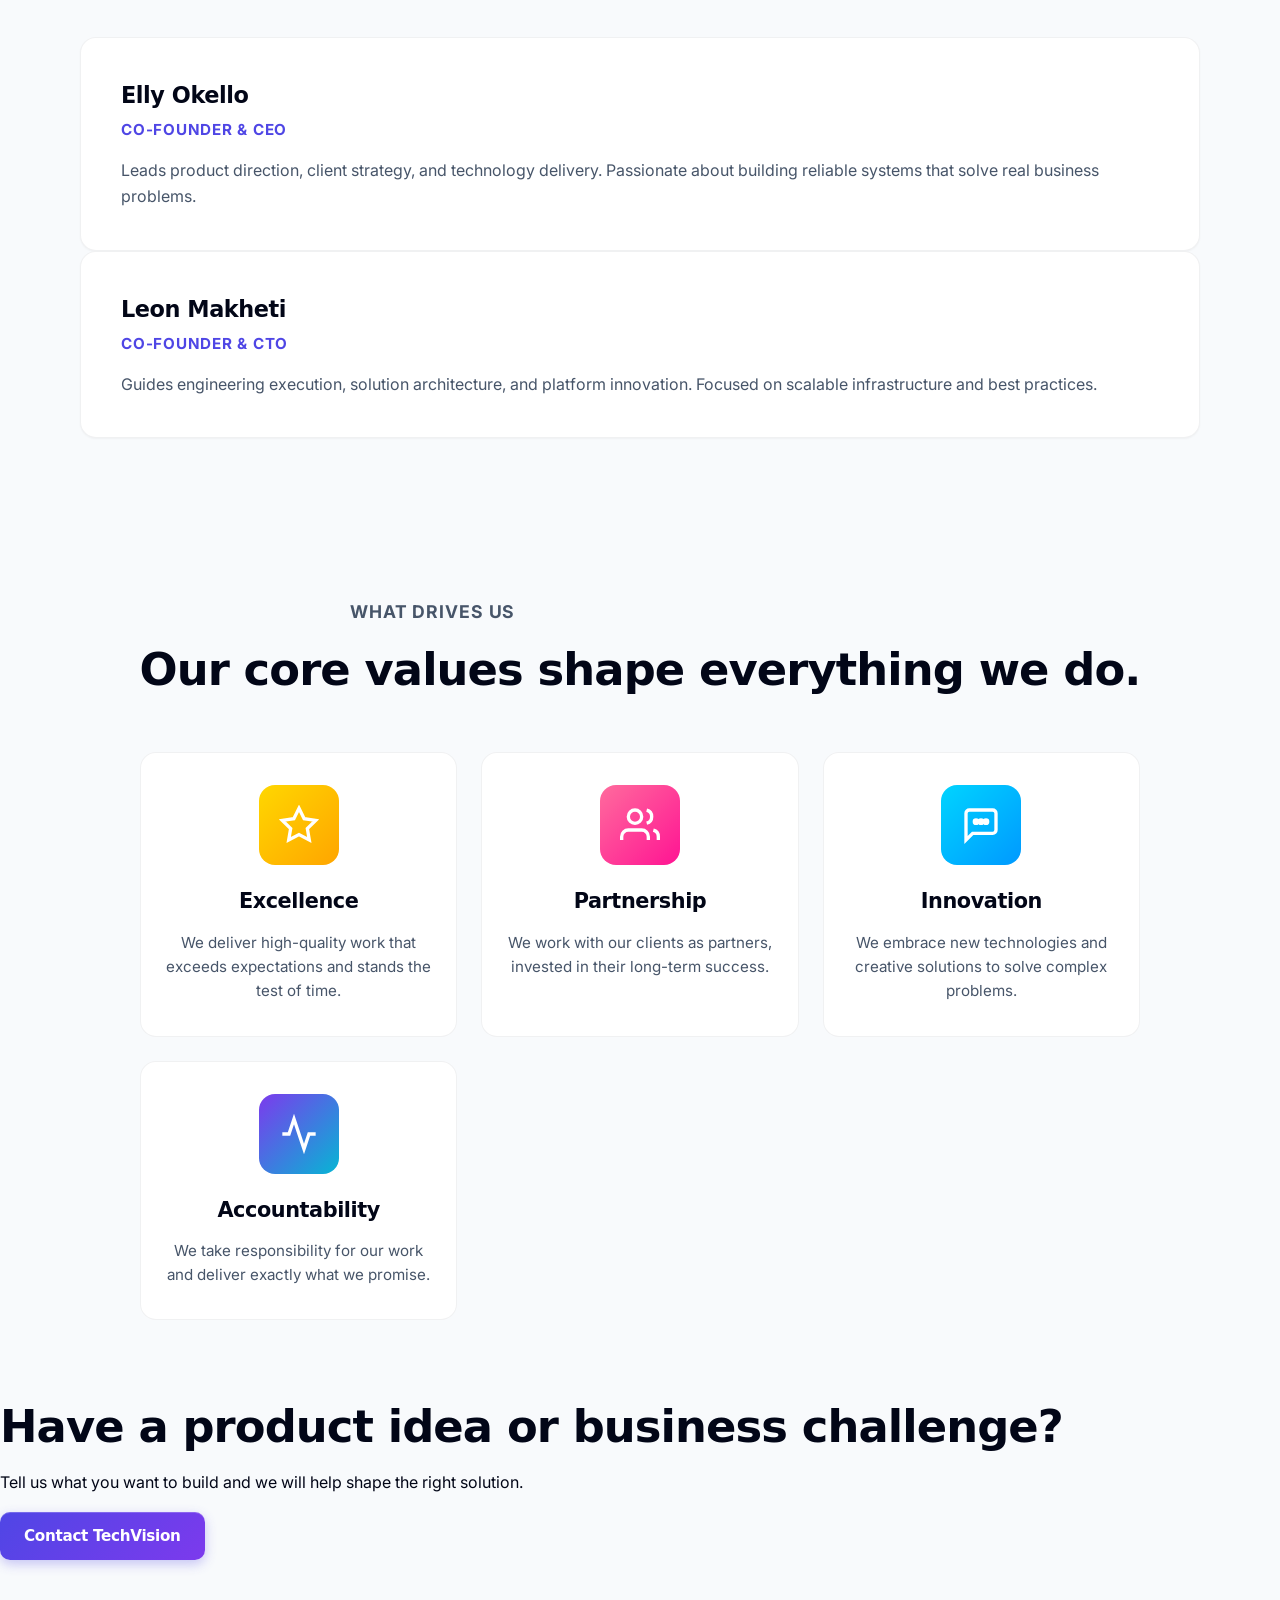
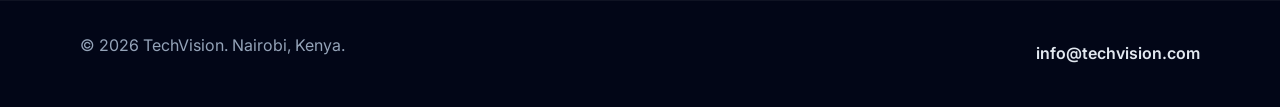
<file: about.html>
<!doctype html>
<html lang="en">
<head>
    <meta charset="UTF-8">
    <meta name="viewport" content="width=device-width, initial-scale=1.0">
    <title>About TechVision</title>
    <link rel="preconnect" href="https://fonts.googleapis.com">
    <link rel="preconnect" href="https://fonts.gstatic.com" crossorigin>
    <link href="https://fonts.googleapis.com/css2?family=Inter:wght@400;500;600;700;800&display=swap" rel="stylesheet">
    <link rel="stylesheet" href="style.css">
</head>
<body>
    <header class="site-header">
        <nav class="nav" aria-label="Main navigation">
            <a class="brand" href="index.html"><img src="assets/logo.svg" alt="TechVision"></a>
            <button class="nav-toggle" type="button" aria-label="Toggle navigation" aria-expanded="false"><span></span><span></span><span></span></button>
            <div class="nav-links">
                <a href="index.html">Home</a>
                <a href="about.html" aria-current="page">About</a>
                <a href="services.html">Services</a>
                <a href="estimator.html">Cost Estimator</a>
                <a class="nav-cta" href="contact.html">Start a Project</a>
            </div>
        </nav>
    </header>

    <main>
        <section class="page-hero">
            <p class="eyebrow">About us</p>
            <h1>We help African businesses modernize with practical technology.</h1>
            <p>TechVision combines strategy, design, software development, and cloud engineering to create dependable digital products.</p>
        </section>

        <!-- MISSION & VISION SECTION -->
        <section class="section">
            <div class="mission-vision-grid">
                <div class="mission-card animate-on-scroll">
                    <h2>Our Mission</h2>
                    <p>To empower businesses with modern technology solutions, expert guidance, and ongoing support that makes digital transformation practical and affordable for growing African enterprises.</p>
                </div>
                <div class="vision-card animate-on-scroll">
                    <h2>Our Vision</h2>
                    <p>To become one of Africa's most trusted technology partners, known for excellence, innovation, measurable impact, and partnerships that drive meaningful growth.</p>
                </div>
            </div>
        </section>

        <!-- TEAM IMPACT STATISTICS -->
        <section class="section">
            <div class="section-heading">
                <p class="eyebrow">Our impact</p>
                <h2>Building trust through results.</h2>
            </div>
            <div class="team-stats">
                <div class="stat-card">
                    <span class="stat-number">15+</span>
                    <span class="stat-label">Projects Delivered</span>
                </div>
                <div class="stat-card">
                    <span class="stat-number">$50M+</span>
                    <span class="stat-label">Client Revenue Created</span>
                </div>
                <div class="stat-card">
                    <span class="stat-number">98%</span>
                    <span class="stat-label">Client Satisfaction</span>
                </div>
                <div class="stat-card">
                    <span class="stat-number">50+</span>
                    <span class="stat-label">Team Members Trained</span>
                </div>
            </div>
        </section>

        <!-- LEADERSHIP SECTION -->
        <section class="section">
            <div class="section-heading">
                <p class="eyebrow">Leadership</p>
                <h2>A focused team for design, build, and delivery.</h2>
            </div>
            <div class="team-grid two-column">
                <article class="card animate-on-scroll">
                    <h3>Elly Okello</h3>
                    <p class="role">Co-founder & CEO</p>
                    <p>Leads product direction, client strategy, and technology delivery. Passionate about building reliable systems that solve real business problems.</p>
                </article>
                <article class="card animate-on-scroll">
                    <h3>Leon Makheti</h3>
                    <p class="role">Co-founder & CTO</p>
                    <p>Guides engineering execution, solution architecture, and platform innovation. Focused on scalable infrastructure and best practices.</p>
                </article>
            </div>
        </section>

        <!-- VALUES SECTION -->
        <section class="section">
            <div class="section-heading">
                <p class="eyebrow">What drives us</p>
                <h2>Our core values shape everything we do.</h2>
            </div>
            <div class="values-grid">
                <div class="value-card animate-on-scroll">
                    <div class="value-icon excellence">
                        <svg viewBox="0 0 24 24" fill="none" stroke="currentColor" stroke-width="2">
                            <path d="M12 2L15.09 8.26L22 9.27L17 14.14L18.18 21.02L12 17.77L5.82 21.02L7 14.14L2 9.27L8.91 8.26L12 2Z"/>
                        </svg>
                    </div>
                    <h3>Excellence</h3>
                    <p>We deliver high-quality work that exceeds expectations and stands the test of time.</p>
                </div>
                <div class="value-card animate-on-scroll">
                    <div class="value-icon partnership">
                        <svg viewBox="0 0 24 24" fill="none" stroke="currentColor" stroke-width="2">
                            <path d="M17 21v-2a4 4 0 0 0-4-4H5a4 4 0 0 0-4 4v2"/>
                            <circle cx="9" cy="7" r="4"/>
                            <path d="M23 21v-2a4 4 0 0 0-3-3.87"/>
                            <path d="M16 3.13a4 4 0 0 1 0 7.75"/>
                        </svg>
                    </div>
                    <h3>Partnership</h3>
                    <p>We work with our clients as partners, invested in their long-term success.</p>
                </div>
                <div class="value-card animate-on-scroll">
                    <div class="value-icon innovation">
                        <svg viewBox="0 0 24 24" fill="none" stroke="currentColor" stroke-width="2">
                            <path d="M21 15a2 2 0 0 1-2 2H7l-4 4V5a2 2 0 0 1 2-2h14a2 2 0 0 1 2 2z"/>
                            <circle cx="9" cy="10" r="1"/>
                            <circle cx="12" cy="10" r="1"/>
                            <circle cx="15" cy="10" r="1"/>
                        </svg>
                    </div>
                    <h3>Innovation</h3>
                    <p>We embrace new technologies and creative solutions to solve complex problems.</p>
                </div>
                <div class="value-card animate-on-scroll">
                    <div class="value-icon accountability">
                        <svg viewBox="0 0 24 24" fill="none" stroke="currentColor" stroke-width="2">
                            <polyline points="22 12 18 12 15 21 9 3 6 12 2 12"/>
                        </svg>
                    </div>
                    <h3>Accountability</h3>
                    <p>We take responsibility for our work and deliver exactly what we promise.</p>
                </div>
            </div>
        </section>

        <section class="contact-strip">
            <div><h2>Have a product idea or business challenge?</h2><p>Tell us what you want to build and we will help shape the right solution.</p></div>
            <a class="button primary" href="contact.html">Contact TechVision</a>
        </section>
    </main>

    <footer class="site-footer">
        <p>&copy; 2026 TechVision. Nairobi, Kenya.</p>
        <a href="mailto:info@techvision.com">info@techvision.com</a>
    </footer>

    <script src="script.js"></script>
</body>
</html>
</file>
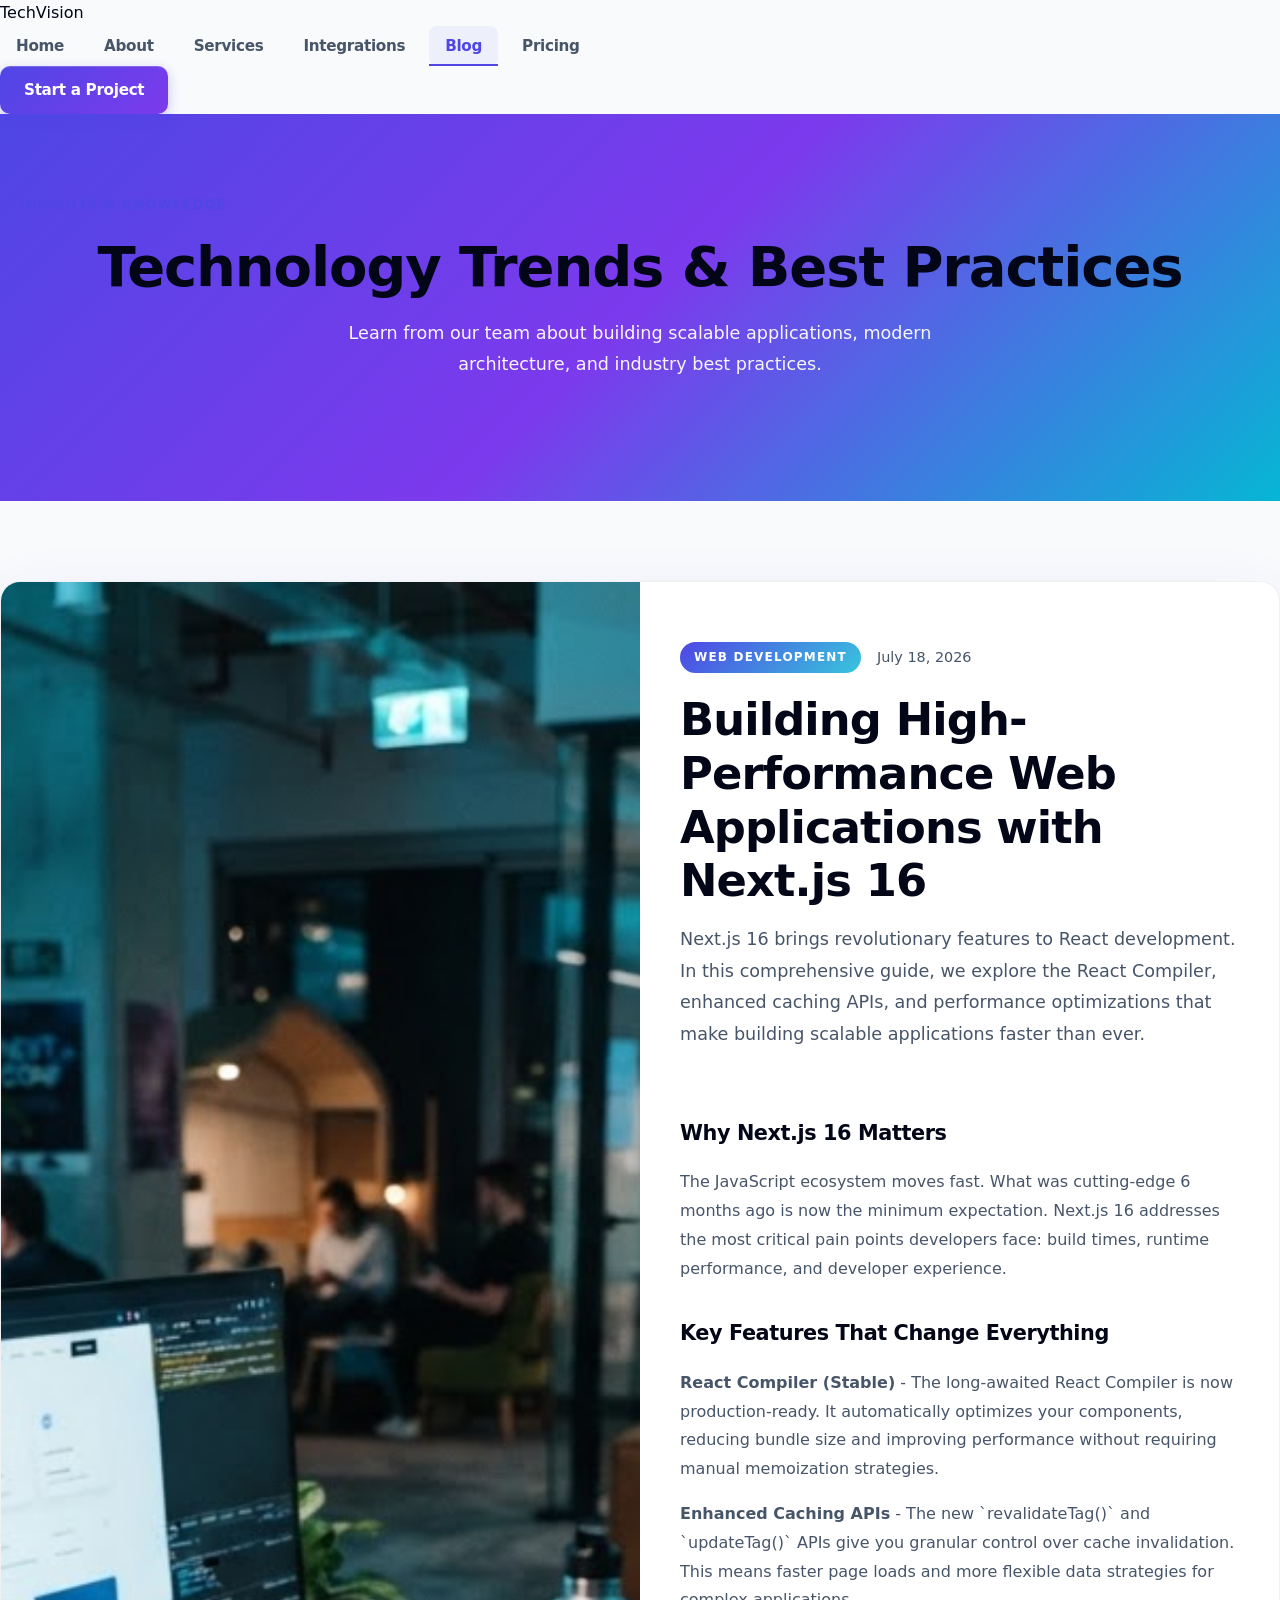
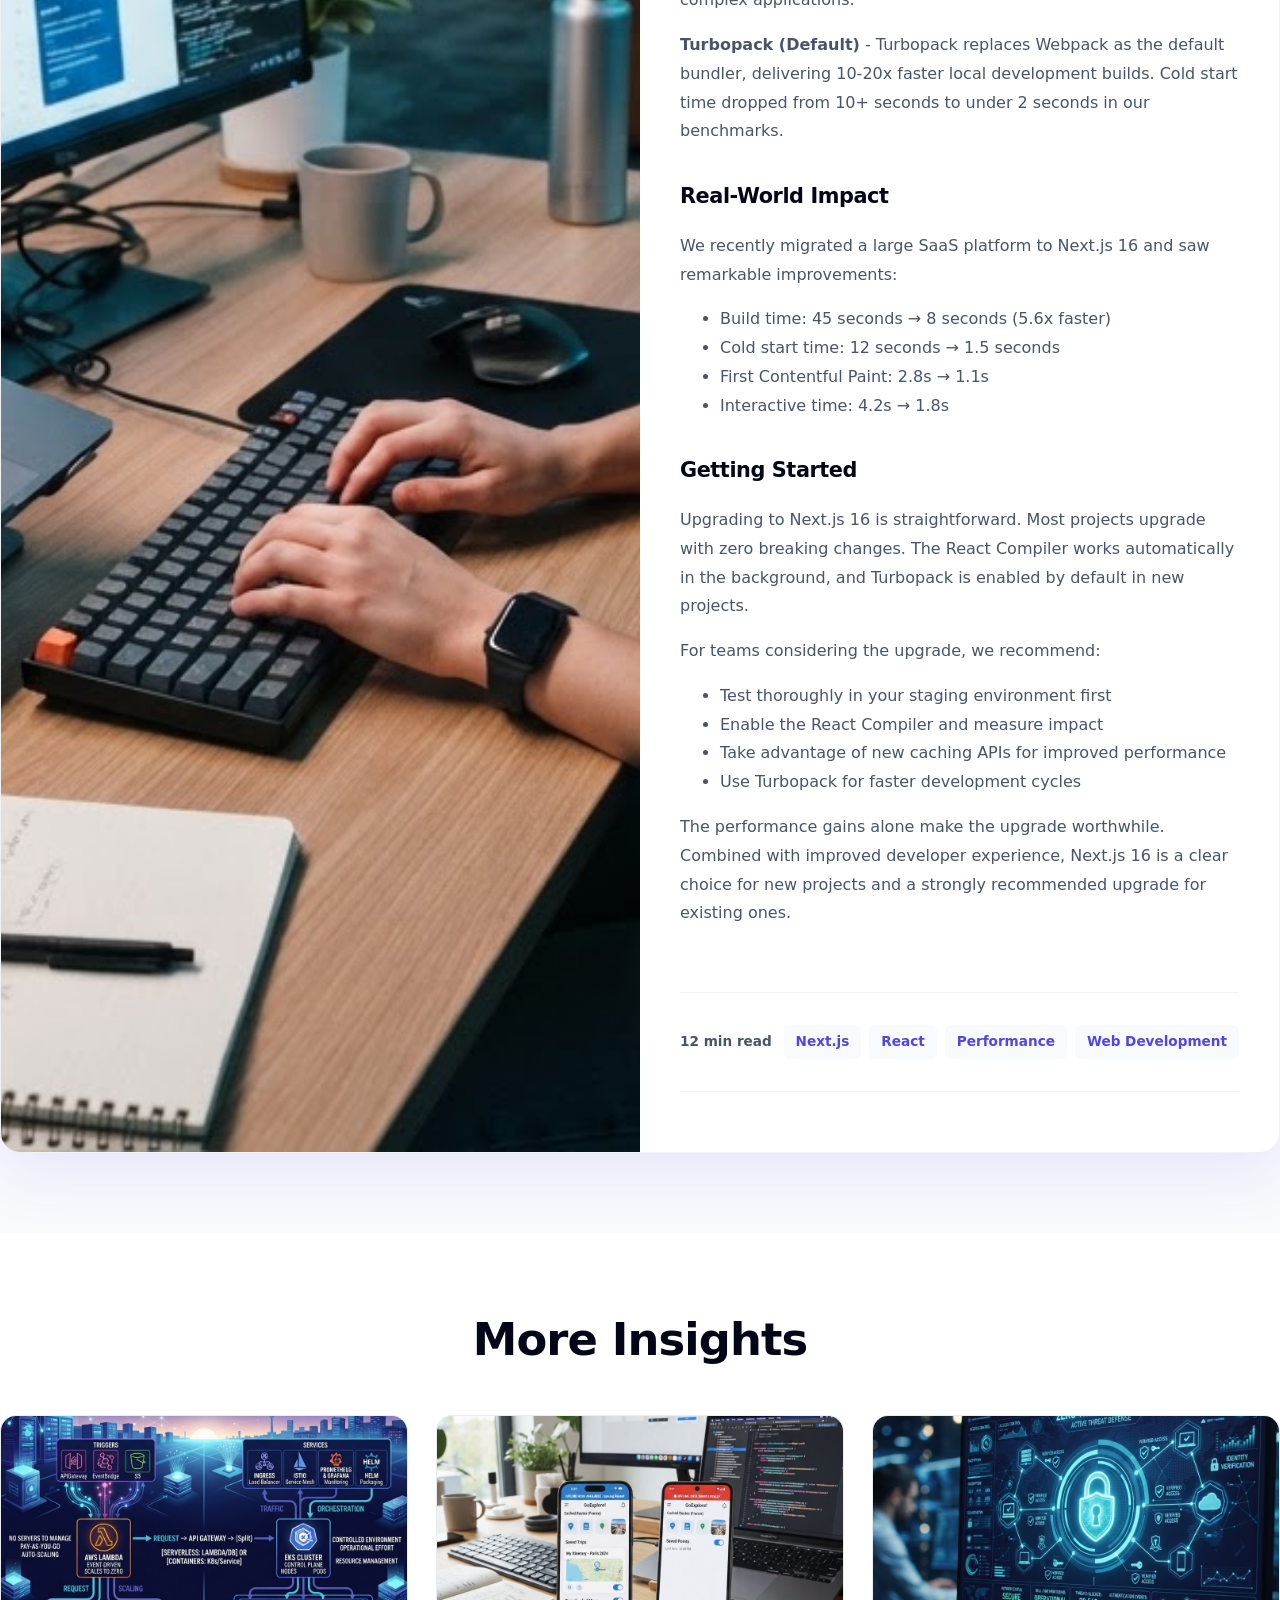
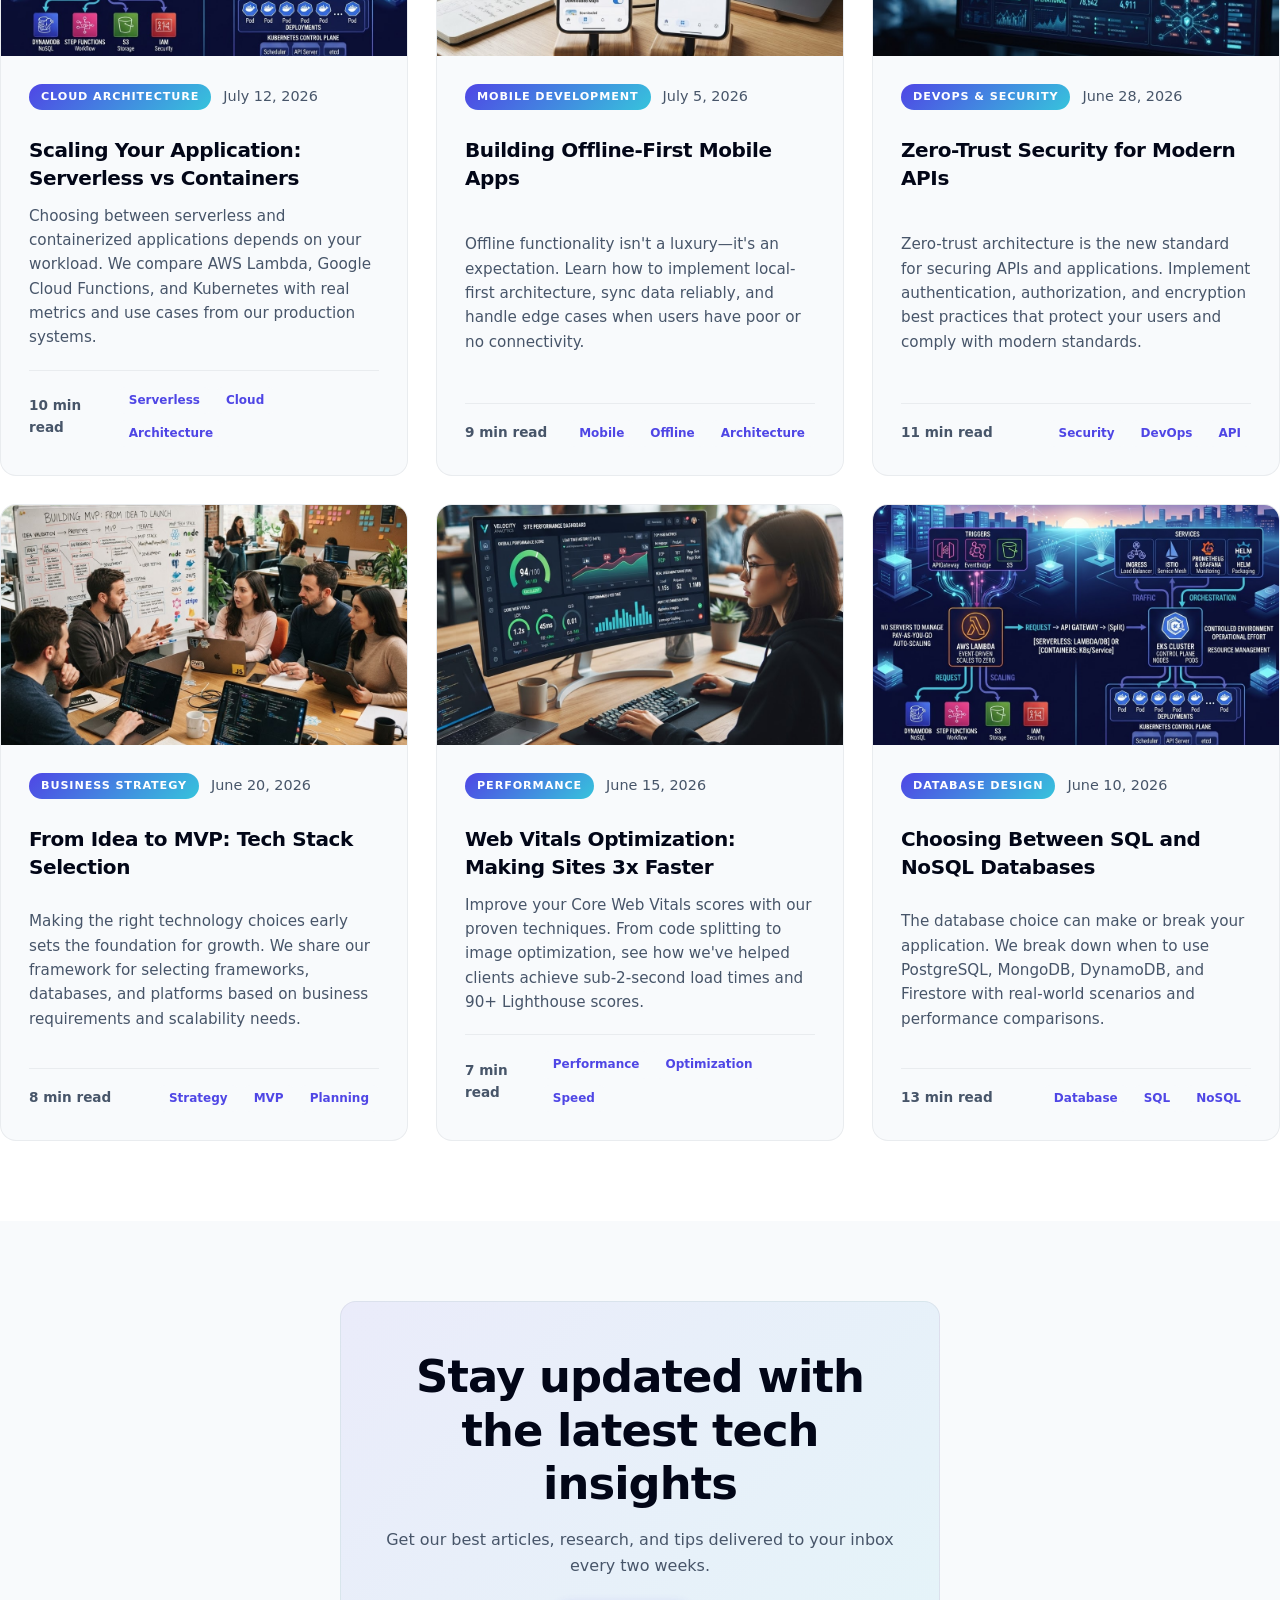
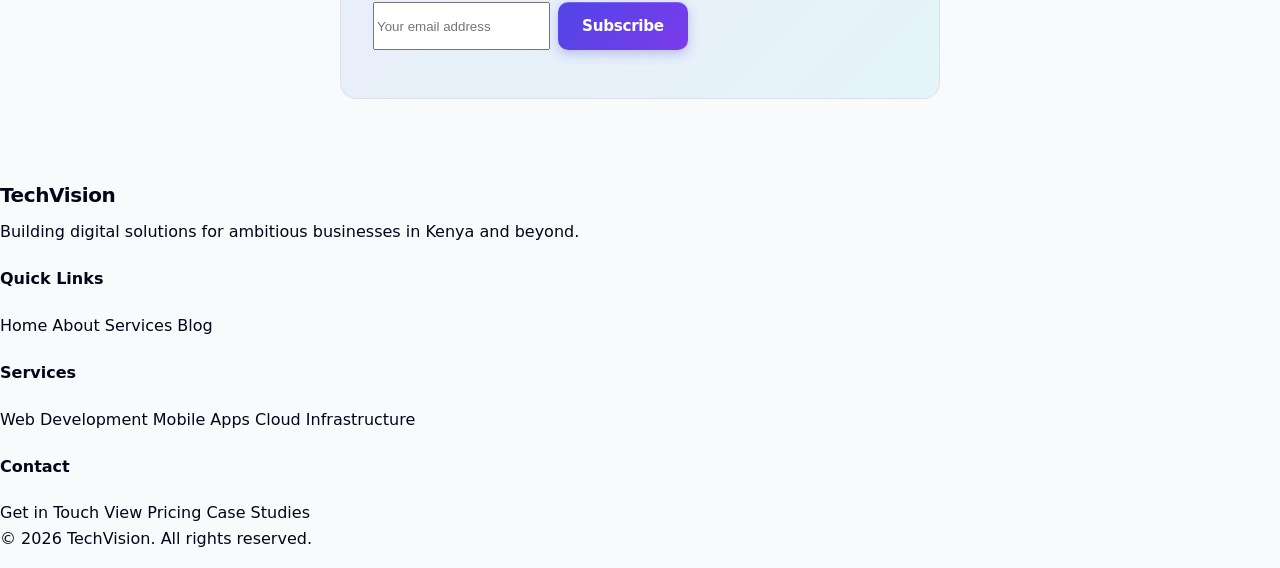
<file: blog.html>
<!DOCTYPE html>
<html lang="en">
<head>
    <meta charset="UTF-8">
    <meta name="viewport" content="width=device-width, initial-scale=1.0">
    <title>Blog & Insights - TechVision</title>
    <meta name="description" content="Learn about web development, cloud architecture, mobile apps, and modern tech best practices from TechVision.">
    <link rel="stylesheet" href="style.css">
</head>
<body>
    <!-- HEADER -->
    <header class="header">
        <div class="container header-content">
            <a href="index.html" class="logo">TechVision</a>
            <nav class="nav-links">
                <a href="index.html">Home</a>
                <a href="about.html">About</a>
                <a href="services.html">Services</a>
                <a href="integrations.html">Integrations</a>
                <a href="blog.html" aria-current="page">Blog</a>
                <a href="pricing.html">Pricing</a>
            </nav>
            <a href="contact.html" class="button primary">Start a Project</a>
        </div>
    </header>

    <!-- BLOG HERO -->
    <section class="blog-hero">
        <div class="container">
            <div class="hero-content">
                <p class="eyebrow">Insights & Knowledge</p>
                <h1>Technology Trends & Best Practices</h1>
                <p class="hero-subtitle">Learn from our team about building scalable applications, modern architecture, and industry best practices.</p>
            </div>
        </div>
    </section>

    <!-- FEATURED ARTICLE -->
    <section class="featured-article-section">
        <div class="container">
            <div class="featured-blog-card">
                <div class="featured-blog-image">
                    <img src="assets/blog-nextjs.png" alt="Next.js 16 development workspace">
                </div>
                <div class="featured-blog-content">
                    <div class="article-meta">
                        <span class="featured-category">Web Development</span>
                        <span class="publish-date">July 18, 2026</span>
                    </div>
                    <h2>Building High-Performance Web Applications with Next.js 16</h2>
                    <p class="article-excerpt">Next.js 16 brings revolutionary features to React development. In this comprehensive guide, we explore the React Compiler, enhanced caching APIs, and performance optimizations that make building scalable applications faster than ever.</p>
                    
                    <div class="article-body">
                        <h3>Why Next.js 16 Matters</h3>
                        <p>The JavaScript ecosystem moves fast. What was cutting-edge 6 months ago is now the minimum expectation. Next.js 16 addresses the most critical pain points developers face: build times, runtime performance, and developer experience.</p>
                        
                        <h3>Key Features That Change Everything</h3>
                        <p><strong>React Compiler (Stable)</strong> - The long-awaited React Compiler is now production-ready. It automatically optimizes your components, reducing bundle size and improving performance without requiring manual memoization strategies.</p>
                        
                        <p><strong>Enhanced Caching APIs</strong> - The new `revalidateTag()` and `updateTag()` APIs give you granular control over cache invalidation. This means faster page loads and more flexible data strategies for complex applications.</p>
                        
                        <p><strong>Turbopack (Default)</strong> - Turbopack replaces Webpack as the default bundler, delivering 10-20x faster local development builds. Cold start time dropped from 10+ seconds to under 2 seconds in our benchmarks.</p>
                        
                        <h3>Real-World Impact</h3>
                        <p>We recently migrated a large SaaS platform to Next.js 16 and saw remarkable improvements:</p>
                        <ul style="color: var(--muted); line-height: 1.8; margin: 16px 0;">
                            <li>Build time: 45 seconds → 8 seconds (5.6x faster)</li>
                            <li>Cold start time: 12 seconds → 1.5 seconds</li>
                            <li>First Contentful Paint: 2.8s → 1.1s</li>
                            <li>Interactive time: 4.2s → 1.8s</li>
                        </ul>
                        
                        <h3>Getting Started</h3>
                        <p>Upgrading to Next.js 16 is straightforward. Most projects upgrade with zero breaking changes. The React Compiler works automatically in the background, and Turbopack is enabled by default in new projects.</p>
                        
                        <p>For teams considering the upgrade, we recommend:</p>
                        <ul style="color: var(--muted); line-height: 1.8; margin: 16px 0;">
                            <li>Test thoroughly in your staging environment first</li>
                            <li>Enable the React Compiler and measure impact</li>
                            <li>Take advantage of new caching APIs for improved performance</li>
                            <li>Use Turbopack for faster development cycles</li>
                        </ul>
                        
                        <p>The performance gains alone make the upgrade worthwhile. Combined with improved developer experience, Next.js 16 is a clear choice for new projects and a strongly recommended upgrade for existing ones.</p>
                    </div>
                    
                    <div class="article-footer">
                        <span class="read-time">12 min read</span>
                        <div class="article-tags">
                            <span class="tag">Next.js</span>
                            <span class="tag">React</span>
                            <span class="tag">Performance</span>
                            <span class="tag">Web Development</span>
                        </div>
                    </div>
                </div>
            </div>
        </div>
    </section>

    <!-- ALL ARTICLES GRID -->
    <section class="all-articles-section">
        <div class="container">
            <h2 style="margin-bottom: 48px; text-align: center;">More Insights</h2>
            <div class="articles-grid">
                <article class="blog-card animate-on-scroll">
                    <div class="blog-card-image">
                        <img src="assets/blog-serverless.png" alt="Cloud architecture comparison">
                    </div>
                    <div class="blog-card-content">
                        <div class="card-meta">
                            <span class="article-category">Cloud Architecture</span>
                            <span class="publish-date">July 12, 2026</span>
                        </div>
                        <h3>Scaling Your Application: Serverless vs Containers</h3>
                        <p>Choosing between serverless and containerized applications depends on your workload. We compare AWS Lambda, Google Cloud Functions, and Kubernetes with real metrics and use cases from our production systems.</p>
                        <div class="card-footer">
                            <span class="read-time">10 min read</span>
                            <div class="card-tags">
                                <span class="tag-small">Serverless</span>
                                <span class="tag-small">Cloud</span>
                                <span class="tag-small">Architecture</span>
                            </div>
                        </div>
                    </div>
                </article>

                <article class="blog-card animate-on-scroll">
                    <div class="blog-card-image">
                        <img src="assets/blog-mobile.png" alt="Mobile app development">
                    </div>
                    <div class="blog-card-content">
                        <div class="card-meta">
                            <span class="article-category">Mobile Development</span>
                            <span class="publish-date">July 5, 2026</span>
                        </div>
                        <h3>Building Offline-First Mobile Apps</h3>
                        <p>Offline functionality isn't a luxury—it's an expectation. Learn how to implement local-first architecture, sync data reliably, and handle edge cases when users have poor or no connectivity.</p>
                        <div class="card-footer">
                            <span class="read-time">9 min read</span>
                            <div class="card-tags">
                                <span class="tag-small">Mobile</span>
                                <span class="tag-small">Offline</span>
                                <span class="tag-small">Architecture</span>
                            </div>
                        </div>
                    </div>
                </article>

                <article class="blog-card animate-on-scroll">
                    <div class="blog-card-image">
                        <img src="assets/blog-security.png" alt="Security and protection">
                    </div>
                    <div class="blog-card-content">
                        <div class="card-meta">
                            <span class="article-category">DevOps & Security</span>
                            <span class="publish-date">June 28, 2026</span>
                        </div>
                        <h3>Zero-Trust Security for Modern APIs</h3>
                        <p>Zero-trust architecture is the new standard for securing APIs and applications. Implement authentication, authorization, and encryption best practices that protect your users and comply with modern standards.</p>
                        <div class="card-footer">
                            <span class="read-time">11 min read</span>
                            <div class="card-tags">
                                <span class="tag-small">Security</span>
                                <span class="tag-small">DevOps</span>
                                <span class="tag-small">API</span>
                            </div>
                        </div>
                    </div>
                </article>

                <article class="blog-card animate-on-scroll">
                    <div class="blog-card-image">
                        <img src="assets/blog-techstack.png" alt="Tech stack selection">
                    </div>
                    <div class="blog-card-content">
                        <div class="card-meta">
                            <span class="article-category">Business Strategy</span>
                            <span class="publish-date">June 20, 2026</span>
                        </div>
                        <h3>From Idea to MVP: Tech Stack Selection</h3>
                        <p>Making the right technology choices early sets the foundation for growth. We share our framework for selecting frameworks, databases, and platforms based on business requirements and scalability needs.</p>
                        <div class="card-footer">
                            <span class="read-time">8 min read</span>
                            <div class="card-tags">
                                <span class="tag-small">Strategy</span>
                                <span class="tag-small">MVP</span>
                                <span class="tag-small">Planning</span>
                            </div>
                        </div>
                    </div>
                </article>

                <article class="blog-card animate-on-scroll">
                    <div class="blog-card-image">
                        <img src="assets/blog-performance.png" alt="Web performance optimization">
                    </div>
                    <div class="blog-card-content">
                        <div class="card-meta">
                            <span class="article-category">Performance</span>
                            <span class="publish-date">June 15, 2026</span>
                        </div>
                        <h3>Web Vitals Optimization: Making Sites 3x Faster</h3>
                        <p>Improve your Core Web Vitals scores with our proven techniques. From code splitting to image optimization, see how we've helped clients achieve sub-2-second load times and 90+ Lighthouse scores.</p>
                        <div class="card-footer">
                            <span class="read-time">7 min read</span>
                            <div class="card-tags">
                                <span class="tag-small">Performance</span>
                                <span class="tag-small">Optimization</span>
                                <span class="tag-small">Speed</span>
                            </div>
                        </div>
                    </div>
                </article>

                <article class="blog-card animate-on-scroll">
                    <div class="blog-card-image">
                        <img src="assets/blog-serverless.png" alt="Database selection">
                    </div>
                    <div class="blog-card-content">
                        <div class="card-meta">
                            <span class="article-category">Database Design</span>
                            <span class="publish-date">June 10, 2026</span>
                        </div>
                        <h3>Choosing Between SQL and NoSQL Databases</h3>
                        <p>The database choice can make or break your application. We break down when to use PostgreSQL, MongoDB, DynamoDB, and Firestore with real-world scenarios and performance comparisons.</p>
                        <div class="card-footer">
                            <span class="read-time">13 min read</span>
                            <div class="card-tags">
                                <span class="tag-small">Database</span>
                                <span class="tag-small">SQL</span>
                                <span class="tag-small">NoSQL</span>
                            </div>
                        </div>
                    </div>
                </article>
            </div>
        </div>
    </section>

    <!-- NEWSLETTER SECTION -->
    <section class="section">
        <div class="newsletter-box animate-on-scroll">
            <h2>Stay updated with the latest tech insights</h2>
            <p>Get our best articles, research, and tips delivered to your inbox every two weeks.</p>
            <form class="newsletter-form" onsubmit="return false;">
                <input type="email" placeholder="Your email address" required>
                <button type="submit" class="button primary">Subscribe</button>
            </form>
        </div>
    </section>

    <!-- FOOTER -->
    <footer class="footer">
        <div class="container footer-content">
            <div class="footer-section">
                <h3>TechVision</h3>
                <p>Building digital solutions for ambitious businesses in Kenya and beyond.</p>
            </div>
            <div class="footer-section">
                <h4>Quick Links</h4>
                <a href="index.html">Home</a>
                <a href="about.html">About</a>
                <a href="services.html">Services</a>
                <a href="blog.html">Blog</a>
            </div>
            <div class="footer-section">
                <h4>Services</h4>
                <a href="services.html">Web Development</a>
                <a href="services.html">Mobile Apps</a>
                <a href="services.html">Cloud Infrastructure</a>
            </div>
            <div class="footer-section">
                <h4>Contact</h4>
                <a href="contact.html">Get in Touch</a>
                <a href="pricing.html">View Pricing</a>
                <a href="case-studies.html">Case Studies</a>
            </div>
        </div>
        <div class="footer-bottom">
            <p>&copy; 2026 TechVision. All rights reserved.</p>
        </div>
    </footer>

    <script src="script.js"></script>
</body>
</html>
</file>
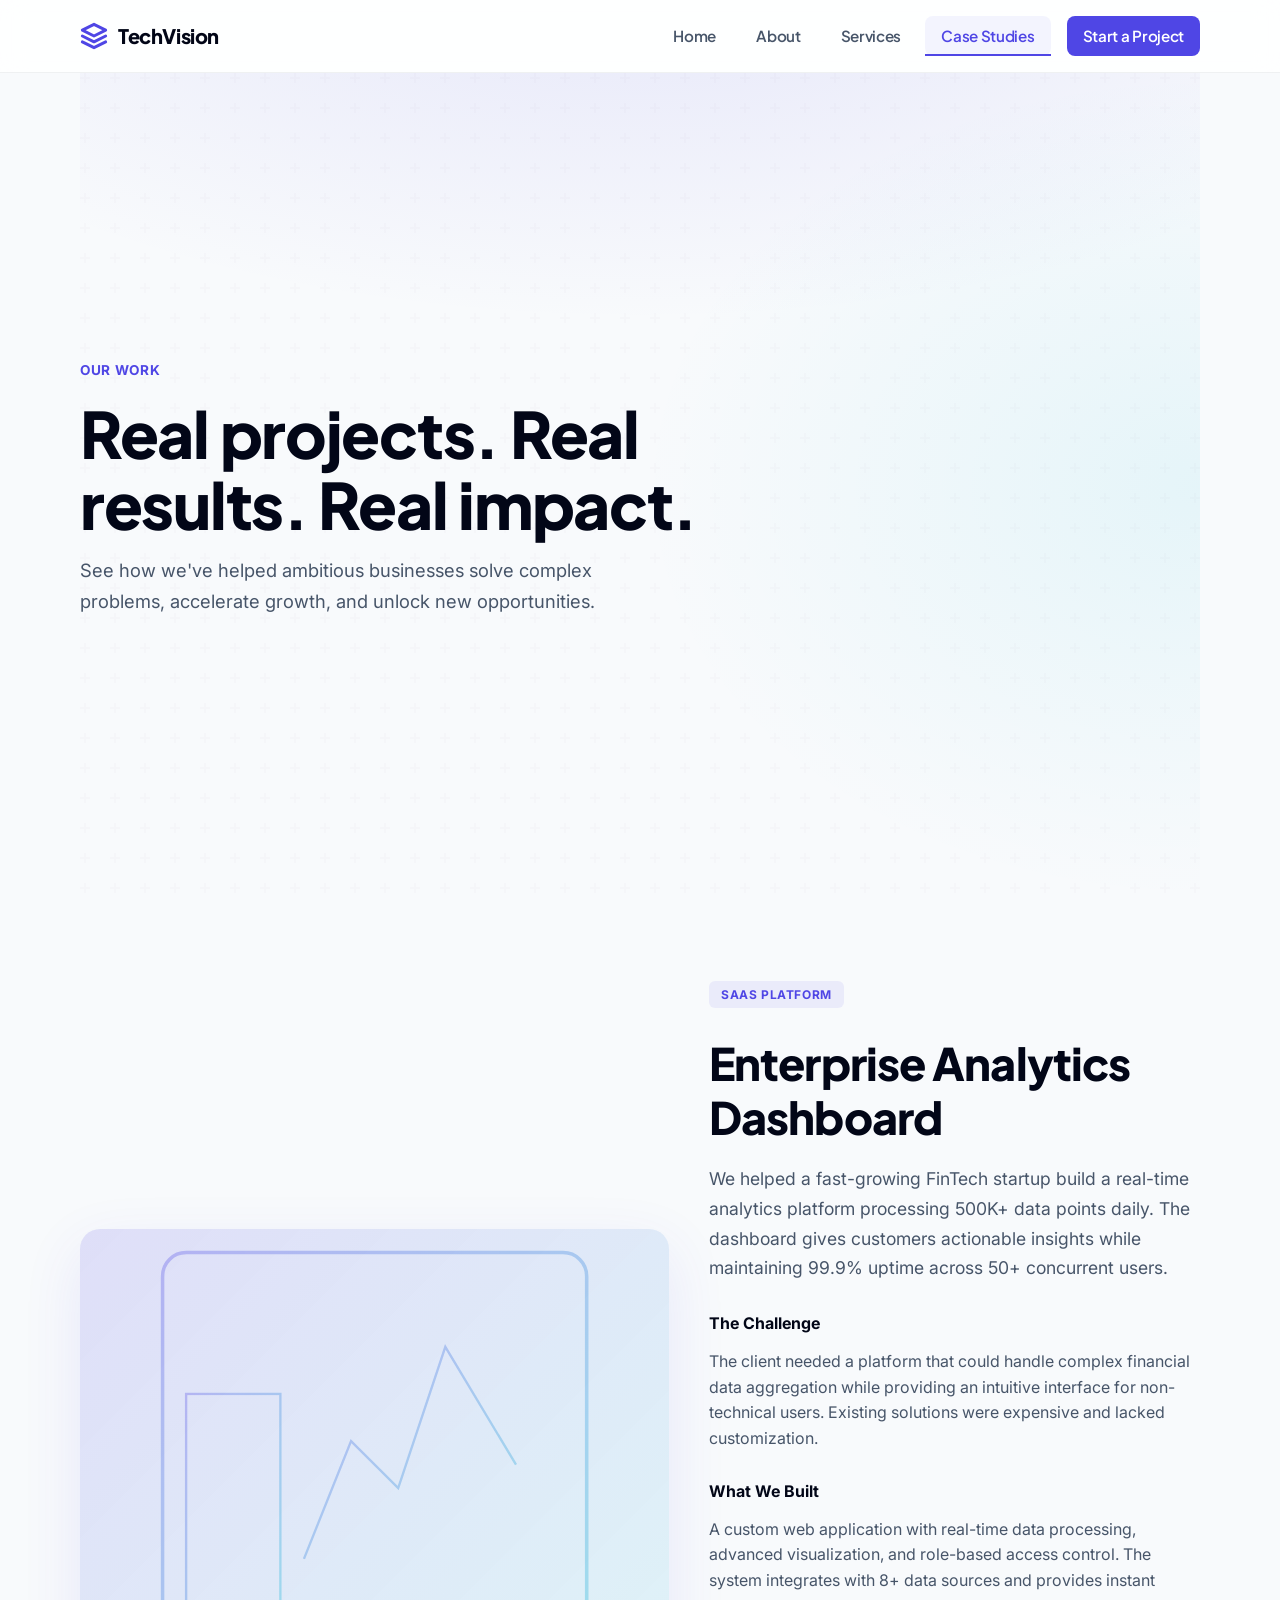
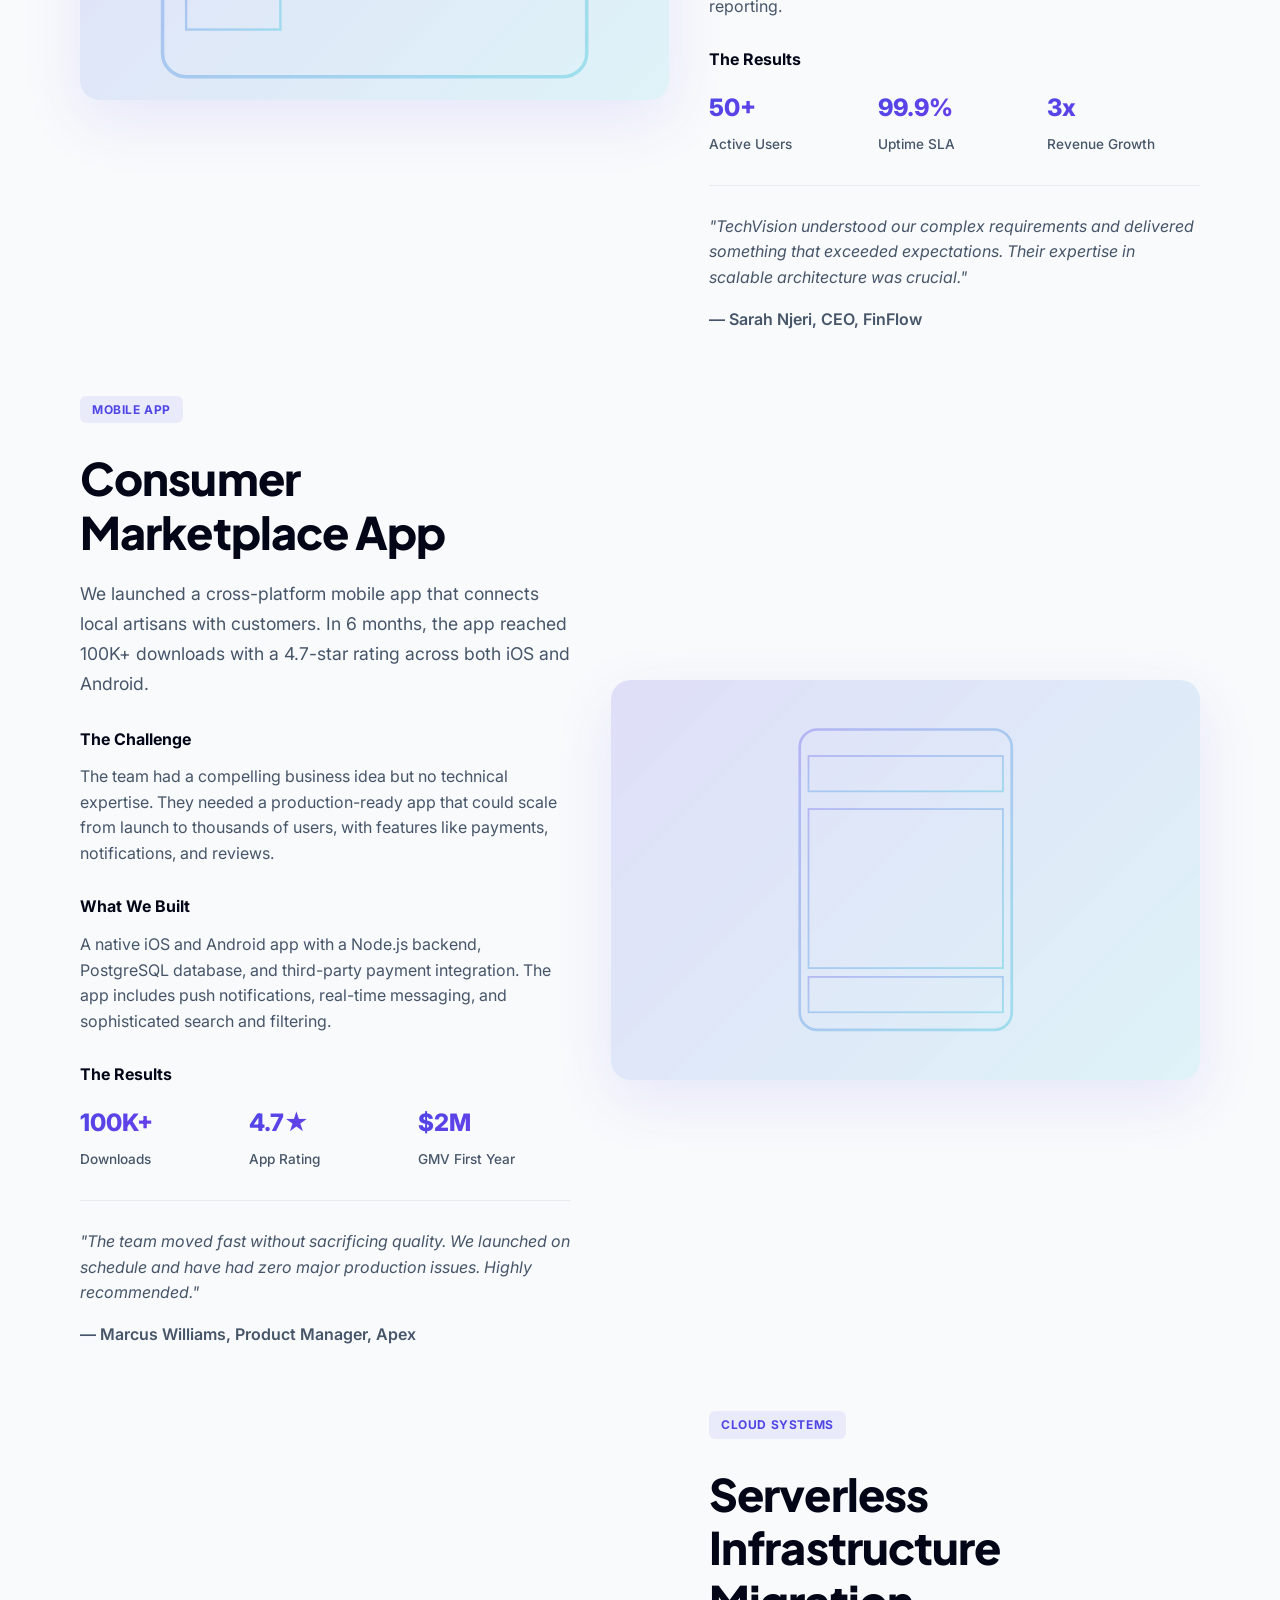
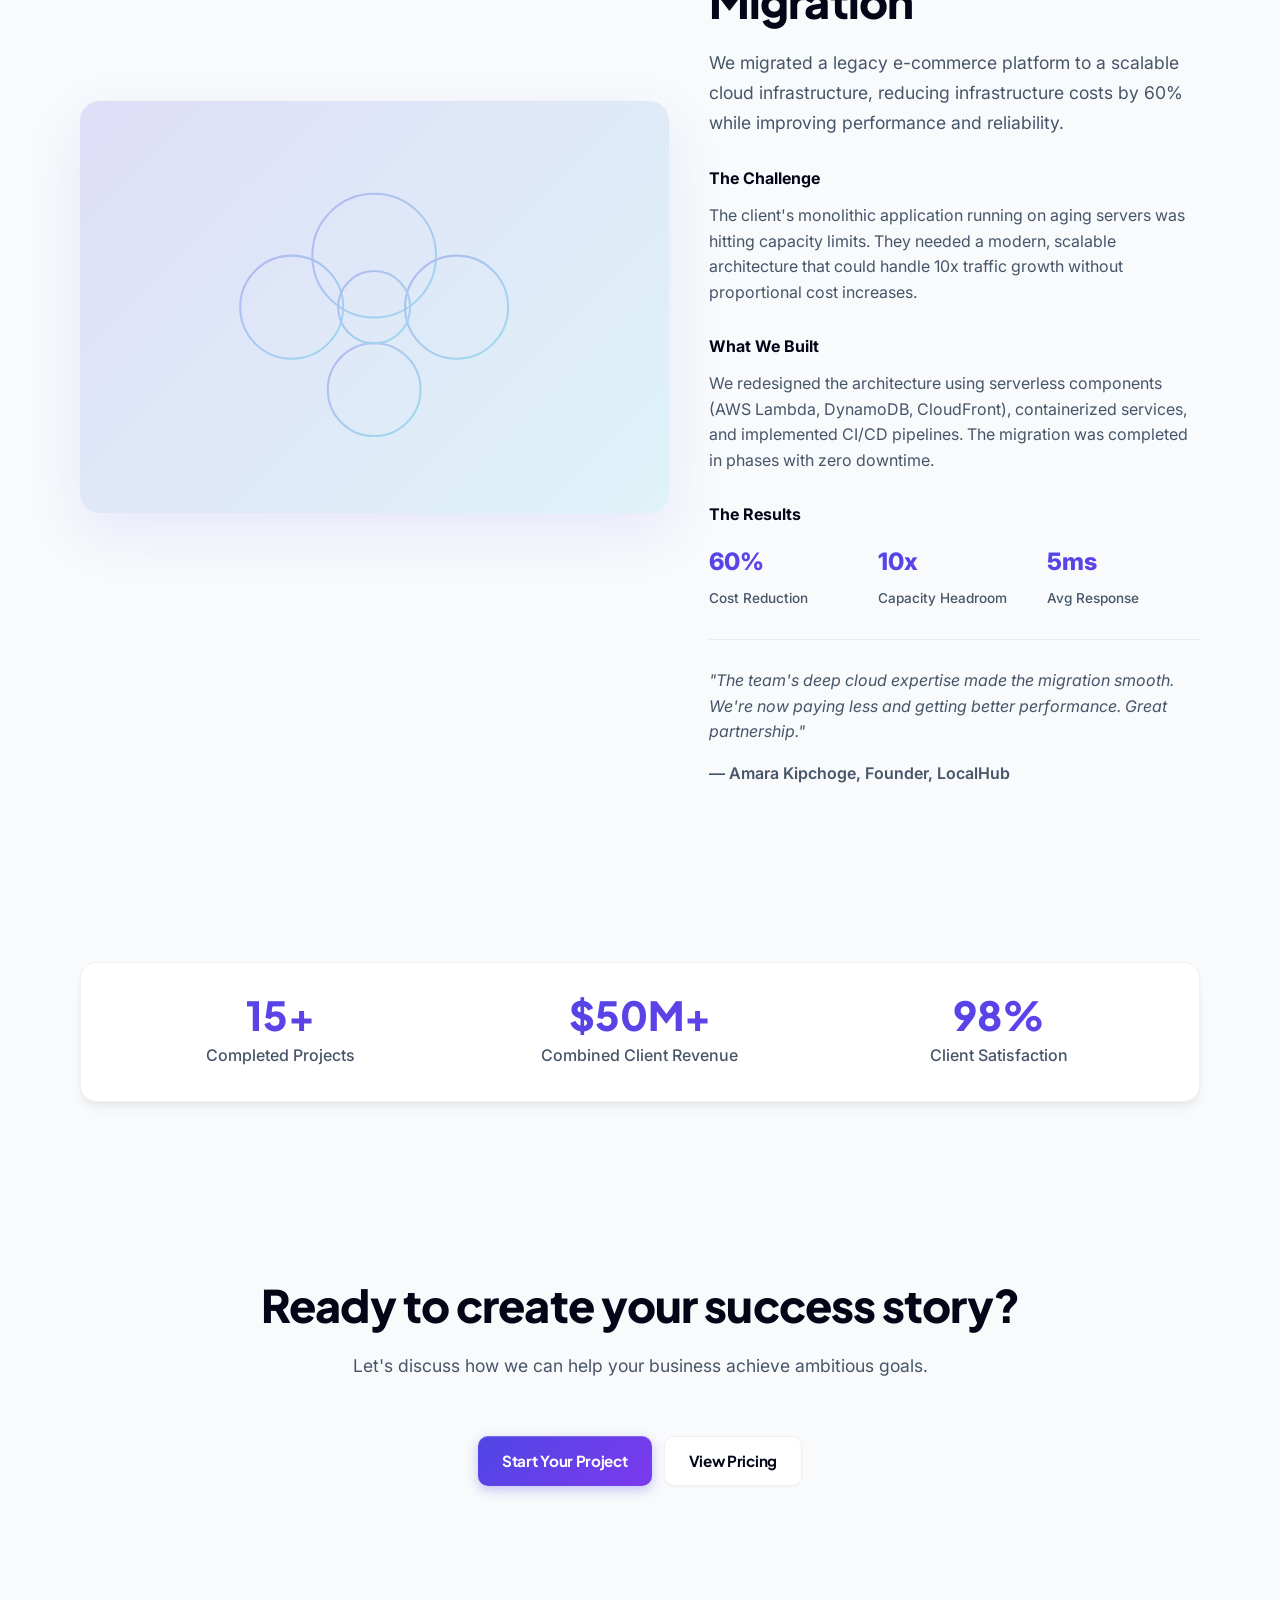
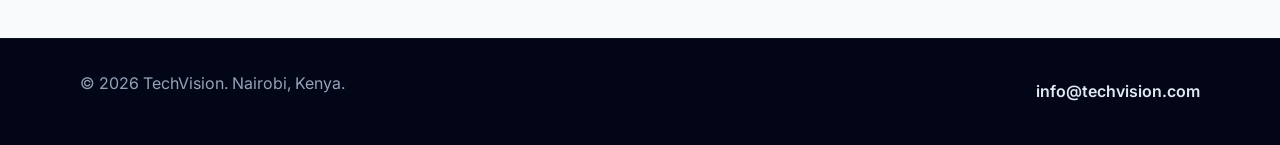
<file: case-studies.html>
<!DOCTYPE html>
<html lang="en">
<head>
    <meta charset="UTF-8">
    <meta name="viewport" content="width=device-width, initial-scale=1.0">
    <title>Case Studies | TechVision</title>
    
    <link rel="preconnect" href="https://fonts.googleapis.com">
    <link rel="preconnect" href="https://fonts.gstatic.com" crossorigin>
    <link href="https://fonts.googleapis.com/css2?family=Plus+Jakarta+Sans:wght@500;700;800&family=Inter:wght@400;500;600&display=swap" rel="stylesheet">
    
    <link rel="stylesheet" href="style.css">
</head>
<body>

<header class="site-header">
    <nav class="nav">
        <a href="index.html" class="brand">
            <svg width="28" height="28" viewBox="0 0 24 24" fill="none" stroke="currentColor" stroke-width="2.5" stroke-linecap="round" stroke-linejoin="round" style="color: var(--brand); margin-right: 10px;">
                <path d="M12 2L2 7l10 5 10-5-10-5z"/><path d="M2 17l10 5 10-5"/><path d="M2 12l10 5 10-5"/>
            </svg>
            TechVision
        </a>
        <button class="nav-toggle" aria-label="Toggle menu">
            <span></span><span></span><span></span>
        </button>
        <div class="nav-links">
            <a href="index.html">Home</a>
            <a href="about.html">About</a>
            <a href="services.html">Services</a>
            <a href="case-studies.html" aria-current="page">Case Studies</a>
            <a href="contact.html" class="nav-cta">Start a Project</a>
        </div>
    </nav>
</header>

<main>
    <!-- HERO SECTION -->
    <section class="hero" style="padding: 60px 0 40px;">
        <div class="hero-content">
            <p class="eyebrow">Our work</p>
            <h1>Real projects. Real results. Real impact.</h1>
            <p class="hero-copy">See how we've helped ambitious businesses solve complex problems, accelerate growth, and unlock new opportunities.</p>
        </div>
    </section>

    <!-- CASE STUDIES GRID -->
    <section class="section">
        <div style="display: grid; gap: 48px;">
            <!-- Case Study 1 -->
            <div class="animate-on-scroll" style="display: grid; grid-template-columns: 1.2fr 1fr; gap: 40px; align-items: center;">
                <div class="case-study-visual" style="background: linear-gradient(135deg, rgba(79, 70, 229, 0.15), rgba(6, 182, 212, 0.1)); border-radius: 20px; overflow: hidden; box-shadow: 0 20px 60px rgba(79, 70, 229, 0.1); min-height: 400px; display: flex; align-items: center; justify-content: center;">
                    <svg viewBox="0 0 400 400" style="width: 80%; height: auto; opacity: 0.3;">
                        <defs>
                            <linearGradient id="grad1" x1="0%" y1="0%" x2="100%" y2="100%">
                                <stop offset="0%" style="stop-color:#4f46e5;stop-opacity:1" />
                                <stop offset="100%" style="stop-color:#06b6d4;stop-opacity:1" />
                            </linearGradient>
                        </defs>
                        <rect x="20" y="20" width="360" height="360" rx="20" fill="none" stroke="url(#grad1)" stroke-width="3"/>
                        <line x1="40" y1="100" x2="360" y2="100" stroke="url(#grad1)" stroke-width="2"/>
                        <rect x="40" y="140" width="80" height="200" fill="none" stroke="url(#grad1)" stroke-width="2"/>
                        <polyline points="140,280 180,180 220,220 260,100 320,200" fill="none" stroke="url(#grad1)" stroke-width="2"/>
                    </svg>
                </div>
                <div>
                    <span class="case-study-tag">SaaS Platform</span>
                    <h2 style="margin-top: 16px;">Enterprise Analytics Dashboard</h2>
                    <p style="color: var(--muted); font-size: 1.1rem; margin: 20px 0; line-height: 1.7;">We helped a fast-growing FinTech startup build a real-time analytics platform processing 500K+ data points daily. The dashboard gives customers actionable insights while maintaining 99.9% uptime across 50+ concurrent users.</p>
                    
                    <h4 style="margin: 28px 0 12px; font-weight: 700; color: var(--ink);">The Challenge</h4>
                    <p style="color: var(--muted); margin-bottom: 16px;">The client needed a platform that could handle complex financial data aggregation while providing an intuitive interface for non-technical users. Existing solutions were expensive and lacked customization.</p>
                    
                    <h4 style="margin: 28px 0 12px; font-weight: 700; color: var(--ink);">What We Built</h4>
                    <p style="color: var(--muted); margin-bottom: 16px;">A custom web application with real-time data processing, advanced visualization, and role-based access control. The system integrates with 8+ data sources and provides instant reporting.</p>
                    
                    <h4 style="margin: 28px 0 12px; font-weight: 700; color: var(--ink);">The Results</h4>
                    <div class="case-study-result" style="border: none; padding: 0; margin-top: 16px;">
                        <div class="result-item">
                            <span class="result-number">50+</span>
                            <span class="result-label">Active Users</span>
                        </div>
                        <div class="result-item">
                            <span class="result-number">99.9%</span>
                            <span class="result-label">Uptime SLA</span>
                        </div>
                        <div class="result-item">
                            <span class="result-number">3x</span>
                            <span class="result-label">Revenue Growth</span>
                        </div>
                    </div>
                    
                    <p style="color: var(--muted); margin-top: 28px; padding-top: 28px; border-top: 1px solid var(--line); font-style: italic;">"TechVision understood our complex requirements and delivered something that exceeded expectations. Their expertise in scalable architecture was crucial."</p>
                    <p style="color: var(--muted); margin-top: 8px; font-weight: 600;">— Sarah Njeri, CEO, FinFlow</p>
                </div>
            </div>

            <!-- Case Study 2 -->
            <div class="animate-on-scroll" style="display: grid; grid-template-columns: 1fr 1.2fr; gap: 40px; align-items: center;">
                <div>
                    <span class="case-study-tag">Mobile App</span>
                    <h2 style="margin-top: 16px;">Consumer Marketplace App</h2>
                    <p style="color: var(--muted); font-size: 1.1rem; margin: 20px 0; line-height: 1.7;">We launched a cross-platform mobile app that connects local artisans with customers. In 6 months, the app reached 100K+ downloads with a 4.7-star rating across both iOS and Android.</p>
                    
                    <h4 style="margin: 28px 0 12px; font-weight: 700; color: var(--ink);">The Challenge</h4>
                    <p style="color: var(--muted); margin-bottom: 16px;">The team had a compelling business idea but no technical expertise. They needed a production-ready app that could scale from launch to thousands of users, with features like payments, notifications, and reviews.</p>
                    
                    <h4 style="margin: 28px 0 12px; font-weight: 700; color: var(--ink);">What We Built</h4>
                    <p style="color: var(--muted); margin-bottom: 16px;">A native iOS and Android app with a Node.js backend, PostgreSQL database, and third-party payment integration. The app includes push notifications, real-time messaging, and sophisticated search and filtering.</p>
                    
                    <h4 style="margin: 28px 0 12px; font-weight: 700; color: var(--ink);">The Results</h4>
                    <div class="case-study-result" style="border: none; padding: 0; margin-top: 16px;">
                        <div class="result-item">
                            <span class="result-number">100K+</span>
                            <span class="result-label">Downloads</span>
                        </div>
                        <div class="result-item">
                            <span class="result-number">4.7★</span>
                            <span class="result-label">App Rating</span>
                        </div>
                        <div class="result-item">
                            <span class="result-number">$2M</span>
                            <span class="result-label">GMV First Year</span>
                        </div>
                    </div>
                    
                    <p style="color: var(--muted); margin-top: 28px; padding-top: 28px; border-top: 1px solid var(--line); font-style: italic;">"The team moved fast without sacrificing quality. We launched on schedule and have had zero major production issues. Highly recommended."</p>
                    <p style="color: var(--muted); margin-top: 8px; font-weight: 600;">— Marcus Williams, Product Manager, Apex</p>
                </div>
                <div class="case-study-visual" style="background: linear-gradient(135deg, rgba(79, 70, 229, 0.15), rgba(6, 182, 212, 0.1)); border-radius: 20px; overflow: hidden; box-shadow: 0 20px 60px rgba(79, 70, 229, 0.1); min-height: 400px; display: flex; align-items: center; justify-content: center;">
                    <svg viewBox="0 0 400 400" style="width: 60%; height: auto; opacity: 0.3;">
                        <defs>
                            <linearGradient id="grad2" x1="0%" y1="0%" x2="100%" y2="100%">
                                <stop offset="0%" style="stop-color:#4f46e5;stop-opacity:1" />
                                <stop offset="100%" style="stop-color:#06b6d4;stop-opacity:1" />
                            </linearGradient>
                        </defs>
                        <rect x="80" y="30" width="240" height="340" rx="20" fill="none" stroke="url(#grad2)" stroke-width="3"/>
                        <rect x="90" y="60" width="220" height="40" fill="none" stroke="url(#grad2)" stroke-width="2"/>
                        <rect x="90" y="120" width="220" height="180" fill="none" stroke="url(#grad2)" stroke-width="2"/>
                        <rect x="90" y="310" width="220" height="40" fill="none" stroke="url(#grad2)" stroke-width="2"/>
                    </svg>
                </div>
            </div>

            <!-- Case Study 3 -->
            <div class="animate-on-scroll" style="display: grid; grid-template-columns: 1.2fr 1fr; gap: 40px; align-items: center;">
                <div class="case-study-visual" style="background: linear-gradient(135deg, rgba(79, 70, 229, 0.15), rgba(6, 182, 212, 0.1)); border-radius: 20px; overflow: hidden; box-shadow: 0 20px 60px rgba(79, 70, 229, 0.1); min-height: 400px; display: flex; align-items: center; justify-content: center;">
                    <svg viewBox="0 0 400 400" style="width: 70%; height: auto; opacity: 0.3;">
                        <defs>
                            <linearGradient id="grad3" x1="0%" y1="0%" x2="100%" y2="100%">
                                <stop offset="0%" style="stop-color:#4f46e5;stop-opacity:1" />
                                <stop offset="100%" style="stop-color:#06b6d4;stop-opacity:1" />
                            </linearGradient>
                        </defs>
                        <circle cx="120" cy="200" r="50" fill="none" stroke="url(#grad3)" stroke-width="2"/>
                        <circle cx="200" cy="150" r="60" fill="none" stroke="url(#grad3)" stroke-width="2"/>
                        <circle cx="280" cy="200" r="50" fill="none" stroke="url(#grad3)" stroke-width="2"/>
                        <circle cx="200" cy="280" r="45" fill="none" stroke="url(#grad3)" stroke-width="2"/>
                        <circle cx="200" cy="200" r="35" fill="none" stroke="url(#grad3)" stroke-width="2"/>
                    </svg>
                </div>
                <div>
                    <span class="case-study-tag">Cloud Systems</span>
                    <h2 style="margin-top: 16px;">Serverless Infrastructure Migration</h2>
                    <p style="color: var(--muted); font-size: 1.1rem; margin: 20px 0; line-height: 1.7;">We migrated a legacy e-commerce platform to a scalable cloud infrastructure, reducing infrastructure costs by 60% while improving performance and reliability.</p>
                    
                    <h4 style="margin: 28px 0 12px; font-weight: 700; color: var(--ink);">The Challenge</h4>
                    <p style="color: var(--muted); margin-bottom: 16px;">The client's monolithic application running on aging servers was hitting capacity limits. They needed a modern, scalable architecture that could handle 10x traffic growth without proportional cost increases.</p>
                    
                    <h4 style="margin: 28px 0 12px; font-weight: 700; color: var(--ink);">What We Built</h4>
                    <p style="color: var(--muted); margin-bottom: 16px;">We redesigned the architecture using serverless components (AWS Lambda, DynamoDB, CloudFront), containerized services, and implemented CI/CD pipelines. The migration was completed in phases with zero downtime.</p>
                    
                    <h4 style="margin: 28px 0 12px; font-weight: 700; color: var(--ink);">The Results</h4>
                    <div class="case-study-result" style="border: none; padding: 0; margin-top: 16px;">
                        <div class="result-item">
                            <span class="result-number">60%</span>
                            <span class="result-label">Cost Reduction</span>
                        </div>
                        <div class="result-item">
                            <span class="result-number">10x</span>
                            <span class="result-label">Capacity Headroom</span>
                        </div>
                        <div class="result-item">
                            <span class="result-number">5ms</span>
                            <span class="result-label">Avg Response</span>
                        </div>
                    </div>
                    
                    <p style="color: var(--muted); margin-top: 28px; padding-top: 28px; border-top: 1px solid var(--line); font-style: italic;">"The team's deep cloud expertise made the migration smooth. We're now paying less and getting better performance. Great partnership."</p>
                    <p style="color: var(--muted); margin-top: 8px; font-weight: 600;">— Amara Kipchoge, Founder, LocalHub</p>
                </div>
            </div>
        </div>
    </section>

    <!-- STATS SECTION -->
    <section class="section">
        <div class="metrics-grid" style="text-align: center;">
            <div class="metric-item">
                <strong>15+</strong>
                <span>Completed Projects</span>
            </div>
            <div class="metric-item">
                <strong>$50M+</strong>
                <span>Combined Client Revenue</span>
            </div>
            <div class="metric-item">
                <strong>98%</strong>
                <span>Client Satisfaction</span>
            </div>
        </div>
    </section>

    <!-- CTA SECTION -->
    <section class="section" style="text-align: center;">
        <div class="section-heading" style="max-width: 100%;">
            <h2>Ready to create your success story?</h2>
            <p>Let's discuss how we can help your business achieve ambitious goals.</p>
        </div>
        <div class="hero-actions" style="justify-content: center;">
            <a href="contact.html" class="button primary">Start Your Project</a>
            <a href="pricing.html" class="button secondary">View Pricing</a>
        </div>
    </section>
</main>

<footer class="site-footer">
    <p>© 2026 TechVision. Nairobi, Kenya.</p>
    <a href="mailto:info@techvision.com">info@techvision.com</a>
</footer>

<script src="script.js"></script>

</body>
</html>
</file>
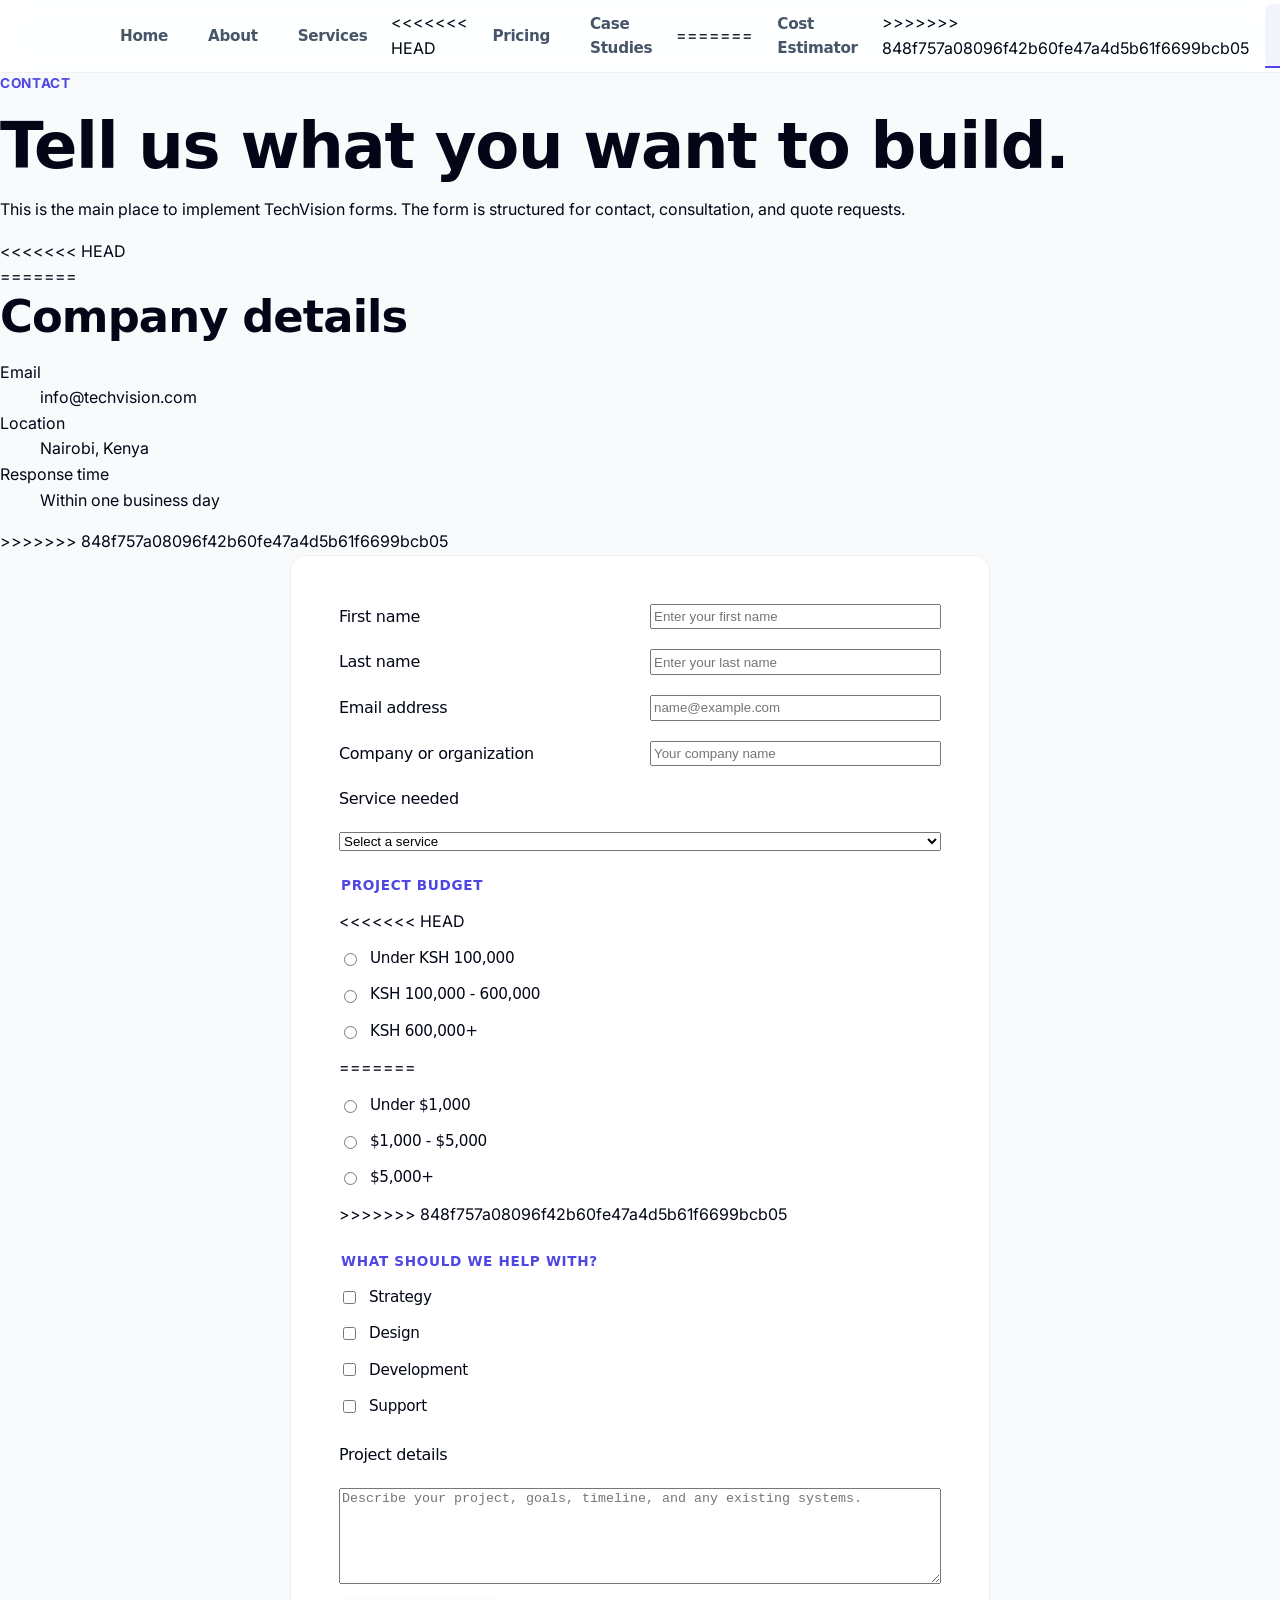
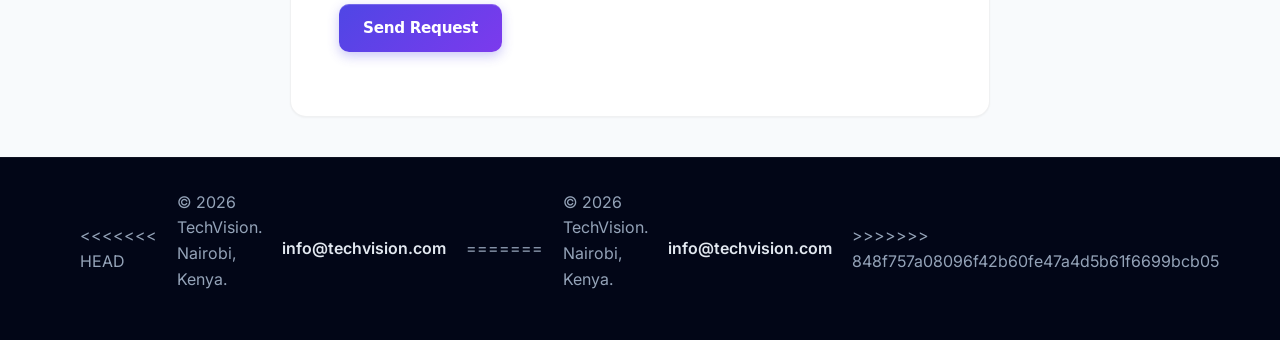
<file: contact.html>
<!doctype html>
<html lang="en">
<head>
    <meta charset="UTF-8">
    <meta name="viewport" content="width=device-width, initial-scale=1.0">
    <title>Contact TechVision</title>
    <link rel="preconnect" href="https://fonts.googleapis.com">
    <link rel="preconnect" href="https://fonts.gstatic.com" crossorigin>
    <link href="https://fonts.googleapis.com/css2?family=Inter:wght@400;500;600;700;800&display=swap" rel="stylesheet">
    <link rel="stylesheet" href="style.css">
</head>
<body>
    <header class="site-header">
        <nav class="nav" aria-label="Main navigation">
            <a class="brand" href="index.html"><img src="assets/logo.svg" alt="TechVision"></a>
            <button class="nav-toggle" type="button" aria-label="Toggle navigation" aria-expanded="false"><span></span><span></span><span></span></button>
            <div class="nav-links">
                <a href="index.html">Home</a>
                <a href="about.html">About</a>
                <a href="services.html">Services</a>
<<<<<<< HEAD
                <a href="pricing.html">Pricing</a>
                <a href="case-studies.html">Case Studies</a>
=======
                <a href="estimator.html">Cost Estimator</a>
>>>>>>> 848f757a08096f42b60fe47a4d5b61f6699bcb05
                <a class="nav-cta" href="contact.html" aria-current="page">Start a Project</a>
            </div>
        </nav>
    </header>

    <main>
        <section class="page-hero">
            <p class="eyebrow">Contact</p>
            <h1>Tell us what you want to build.</h1>
            <p>This is the main place to implement TechVision forms. The form is structured for contact, consultation, and quote requests.</p>
        </section>

<<<<<<< HEAD
        <section>
=======
        <section class="form-layout">
            <aside class="contact-info">
                <h2>Company details</h2>
                <dl>
                    <dt>Email</dt><dd><a href="mailto:info@techvision.com">info@techvision.com</a></dd>
                    <dt>Location</dt><dd>Nairobi, Kenya</dd>
                    <dt>Response time</dt><dd>Within one business day</dd>
                </dl>
            </aside>

>>>>>>> 848f757a08096f42b60fe47a4d5b61f6699bcb05
            <form class="project-form" id="projectForm" action="#" method="post">
                <div class="form-row"><label for="firstName">First name</label><input type="text" id="firstName" name="firstName" placeholder="Enter your first name" required></div>
                <div class="form-row"><label for="lastName">Last name</label><input type="text" id="lastName" name="lastName" placeholder="Enter your last name" required></div>
                <div class="form-row"><label for="email">Email address</label><input type="email" id="email" name="email" placeholder="name@example.com" required></div>
                <div class="form-row"><label for="company">Company or organization</label><input type="text" id="company" name="company" placeholder="Your company name"></div>
                <div class="form-row full">
                    <label for="service">Service needed</label>
                    <select id="service" name="service" required>
                        <option value="">Select a service</option>
                        <option value="web-development">Web development</option>
                        <option value="mobile-app">Mobile app</option>
                        <option value="cloud-computing">Cloud computing</option>
                        <option value="automation">Business automation</option>
                        <option value="consulting">Technology consulting</option>
                    </select>
                </div>
                <fieldset>
                    <legend>Project budget</legend>
<<<<<<< HEAD
                    <label><input type="radio" name="budget" value="under-100k"> Under KSH 100,000</label>
                    <label><input type="radio" name="budget" value="100-600k"> KSH 100,000 - 600,000</label>
                    <label><input type="radio" name="budget" value="600k-plus"> KSH 600,000+</label>
=======
                    <label><input type="radio" name="budget" value="under-1000"> Under $1,000</label>
                    <label><input type="radio" name="budget" value="1000-5000"> $1,000 - $5,000</label>
                    <label><input type="radio" name="budget" value="5000-plus"> $5,000+</label>
>>>>>>> 848f757a08096f42b60fe47a4d5b61f6699bcb05
                </fieldset>
                <fieldset>
                    <legend>What should we help with?</legend>
                    <label><input type="checkbox" name="supportAreas" value="strategy"> Strategy</label>
                    <label><input type="checkbox" name="supportAreas" value="design"> Design</label>
                    <label><input type="checkbox" name="supportAreas" value="development"> Development</label>
                    <label><input type="checkbox" name="supportAreas" value="support"> Support</label>
                </fieldset>
                <div class="form-row full"><label for="message">Project details</label><textarea id="message" name="message" rows="6" placeholder="Describe your project, goals, timeline, and any existing systems." required></textarea></div>
                <button class="button primary" type="submit">Send Request</button>
                <p class="form-message" id="formMessage" role="status" aria-live="polite"></p>
            </form>
        </section>
    </main>

    <footer class="site-footer">
<<<<<<< HEAD
        <div>
            <p>&copy; 2026 TechVision. Nairobi, Kenya.</p>
        </div>
        <div>
            <a href="mailto:info@techvision.com">info@techvision.com</a>
        </div>
=======
        <p>&copy; 2026 TechVision. Nairobi, Kenya.</p>
        <a href="mailto:info@techvision.com">info@techvision.com</a>
>>>>>>> 848f757a08096f42b60fe47a4d5b61f6699bcb05
    </footer>

    <script src="script.js"></script>
</body>
</html>
</file>
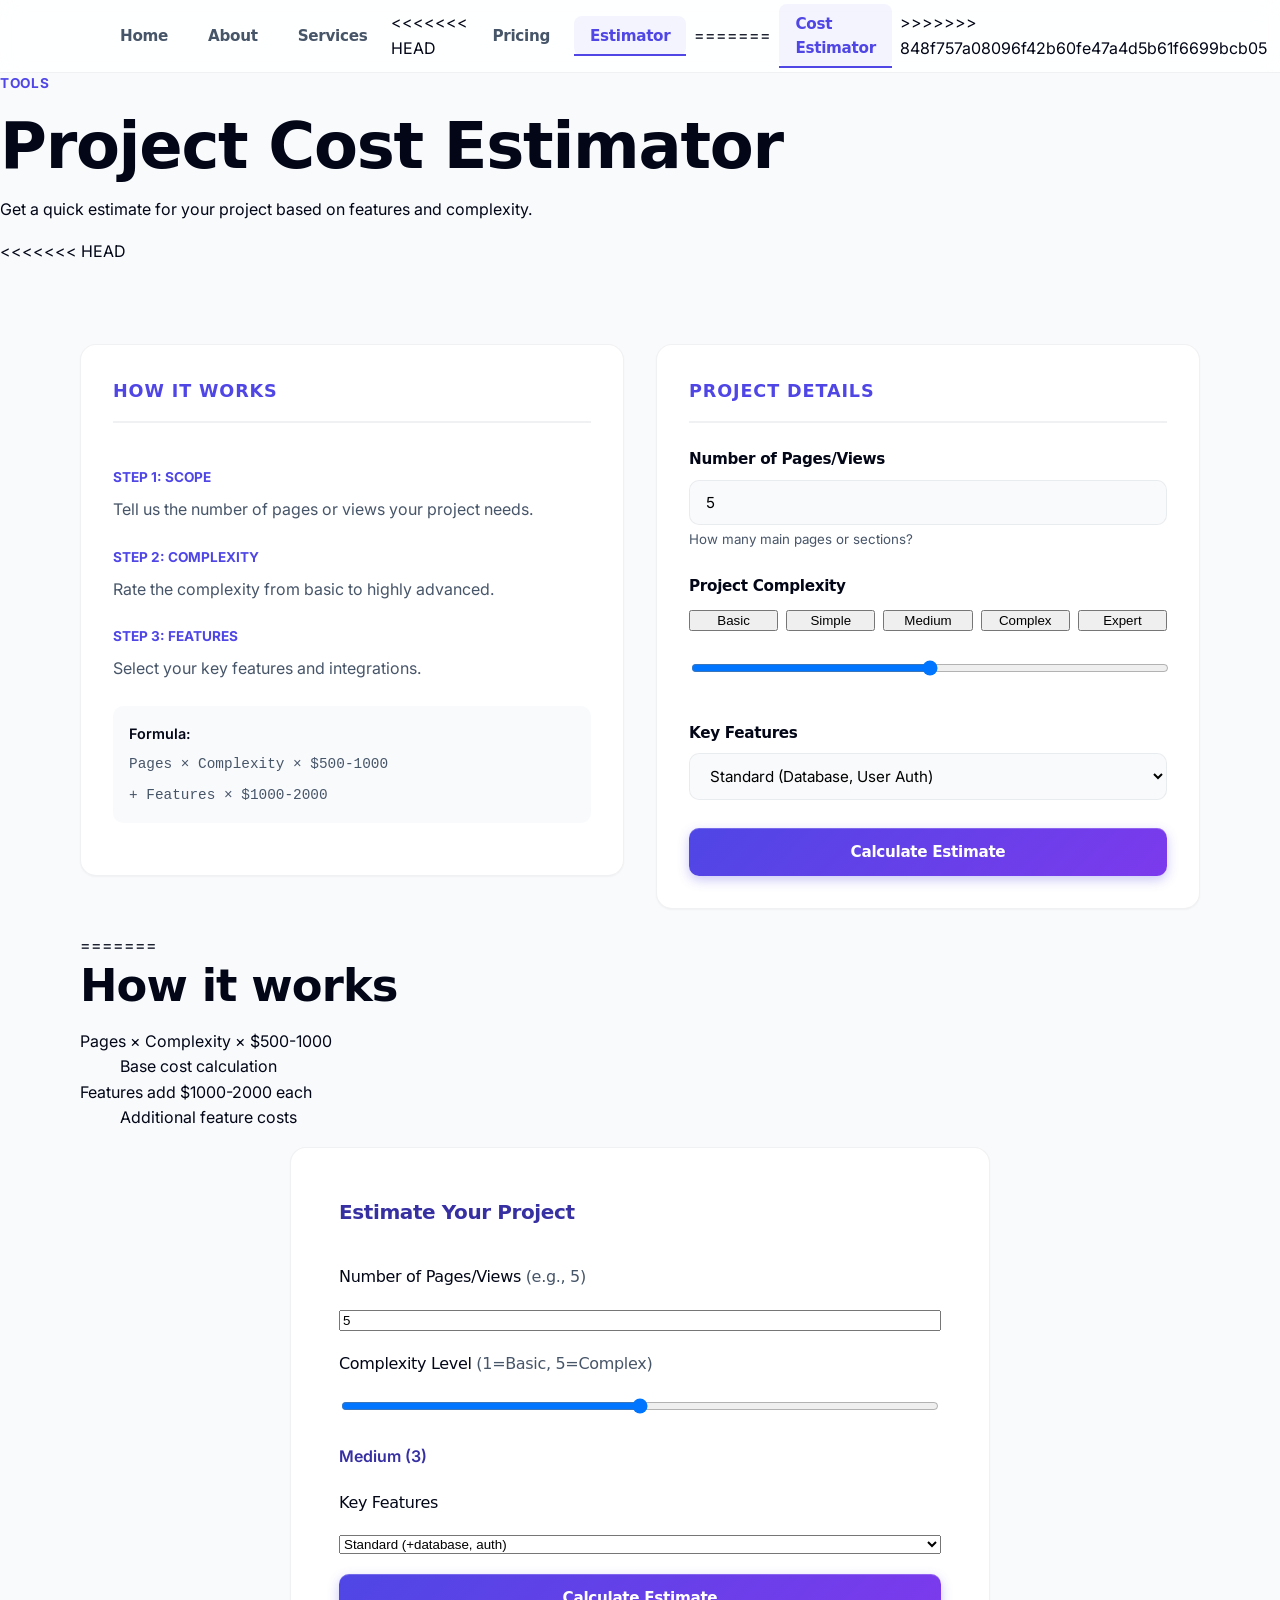
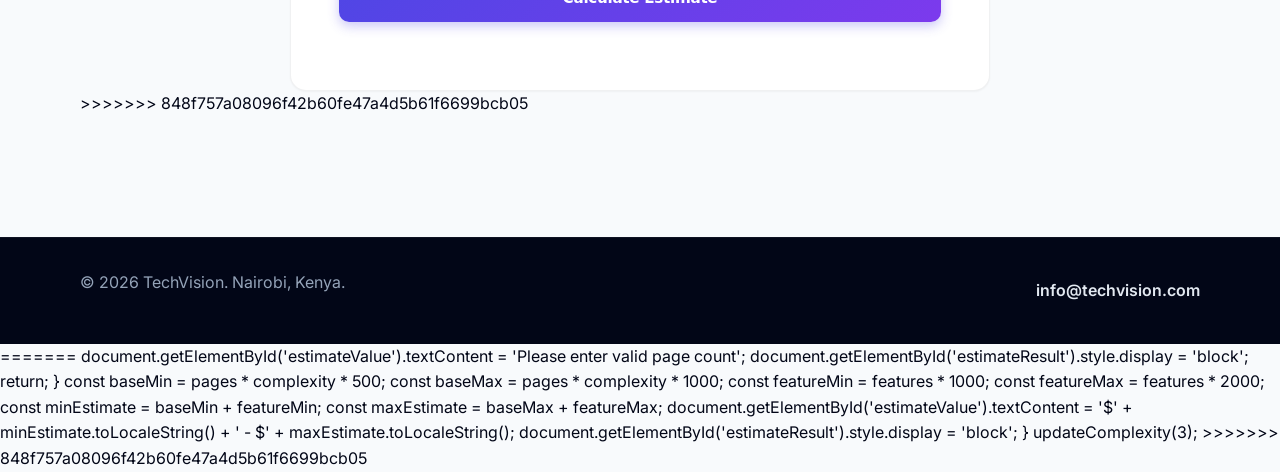
<file: estimator.html>
<!doctype html>
<html lang="en">
<head>
    <meta charset="UTF-8">
    <meta name="viewport" content="width=device-width, initial-scale=1.0">
    <title>Project Cost Estimator | TechVision</title>
    <link rel="preconnect" href="https://fonts.googleapis.com">
    <link rel="preconnect" href="https://fonts.gstatic.com" crossorigin>
    <link href="https://fonts.googleapis.com/css2?family=Inter:wght@400;500;600;700;800&display=swap" rel="stylesheet">
    <link rel="stylesheet" href="style.css">
</head>
<body>
    <header class="site-header">
        <nav class="nav" aria-label="Main navigation">
            <a class="brand" href="index.html"><img src="assets/logo.svg" alt="TechVision"></a>
            <button class="nav-toggle" type="button" aria-label="Toggle navigation" aria-expanded="false"><span></span><span></span><span></span></button>
            <div class="nav-links">
                <a href="index.html">Home</a>
                <a href="about.html">About</a>
                <a href="services.html">Services</a>
<<<<<<< HEAD
                <a href="pricing.html">Pricing</a>
                <a href="estimator.html" aria-current="page">Estimator</a>
=======
                <a href="estimator.html" aria-current="page">Cost Estimator</a>
>>>>>>> 848f757a08096f42b60fe47a4d5b61f6699bcb05
                <a class="nav-cta" href="contact.html">Start a Project</a>
            </div>
        </nav>
    </header>

    <main>
        <section class="page-hero">
            <p class="eyebrow">Tools</p>
            <h1>Project Cost Estimator</h1>
            <p>Get a quick estimate for your project based on features and complexity.</p>
        </section>

<<<<<<< HEAD
        <section class="section">
            <div style="display: grid; grid-template-columns: 1fr 1fr; gap: 32px; max-width: 1200px; margin: 0 auto; align-items: start;">
                <!-- HOW IT WORKS CARD -->
                <div class="form-card animate-on-scroll">
                    <h3>How It Works</h3>
                    <div style="padding: 20px 0;">
                        <div style="margin-bottom: 24px;">
                            <p style="margin: 0 0 8px; color: var(--brand); font-weight: 700; text-transform: uppercase; font-size: 0.85rem;">Step 1: Scope</p>
                            <p style="margin: 0; color: var(--muted); line-height: 1.6;">Tell us the number of pages or views your project needs.</p>
                        </div>
                        <div style="margin-bottom: 24px;">
                            <p style="margin: 0 0 8px; color: var(--brand); font-weight: 700; text-transform: uppercase; font-size: 0.85rem;">Step 2: Complexity</p>
                            <p style="margin: 0; color: var(--muted); line-height: 1.6;">Rate the complexity from basic to highly advanced.</p>
                        </div>
                        <div style="margin-bottom: 24px;">
                            <p style="margin: 0 0 8px; color: var(--brand); font-weight: 700; text-transform: uppercase; font-size: 0.85rem;">Step 3: Features</p>
                            <p style="margin: 0; color: var(--muted); line-height: 1.6;">Select your key features and integrations.</p>
                        </div>
                        <div style="padding: 16px; background: var(--soft); border-radius: 10px; margin-top: 24px;">
                            <p style="margin: 0 0 8px; color: var(--ink); font-weight: 600; font-size: 0.9rem;">Formula:</p>
                            <p style="margin: 0; color: var(--muted); font-size: 0.9rem; font-family: 'Courier New', monospace;">Pages × Complexity × $500-1000</p>
                            <p style="margin: 8px 0 0; color: var(--muted); font-size: 0.9rem; font-family: 'Courier New', monospace;">+ Features × $1000-2000</p>
                        </div>
                    </div>
                </div>

                <!-- ESTIMATOR FORM CARD -->
                <form class="form-card animate-on-scroll" id="estimatorForm">
                    <h3>Project Details</h3>
                    
                    <div class="form-group" style="margin-bottom: 24px;">
                        <label for="pages">Number of Pages/Views</label>
                        <input type="number" id="pages" placeholder="e.g., 5" min="1" value="5">
                        <small style="color: var(--muted); margin-top: 4px; display: block;">How many main pages or sections?</small>
                    </div>

                    <div class="form-group" style="margin-bottom: 24px;">
                        <label for="complexity">Project Complexity</label>
                        <div style="display: grid; grid-template-columns: repeat(5, 1fr); gap: 8px; margin-top: 12px;">
                            <button type="button" class="complexity-btn" data-value="1">Basic</button>
                            <button type="button" class="complexity-btn" data-value="2">Simple</button>
                            <button type="button" class="complexity-btn active" data-value="3">Medium</button>
                            <button type="button" class="complexity-btn" data-value="4">Complex</button>
                            <button type="button" class="complexity-btn" data-value="5">Expert</button>
                        </div>
                        <input type="range" id="complexity" min="1" max="5" value="3" style="width: 100%; margin-top: 16px;">
                    </div>

                    <div class="form-group" style="margin-bottom: 28px;">
                        <label for="features">Key Features</label>
                        <select id="features">
                            <option value="5">Basic (Forms, Static Content)</option>
                            <option value="10" selected>Standard (Database, User Auth)</option>
                            <option value="15">Advanced (APIs, Integrations)</option>
                            <option value="20">Premium (Real-time, Payments)</option>
                        </select>
                    </div>

                    <button class="button primary" type="button" onclick="calculateEstimate()" style="width: 100%;">Calculate Estimate</button>
                </form>
            </div>

            <!-- RESULT CARD -->
            <div id="estimateResult" class="result-card animate-on-scroll" style="display: none; margin-top: 40px;">
                <h2>Your Project Estimate</h2>
                <div class="result-price" id="estimateValue" style="margin: 20px 0 10px;">KSH 0</div>
                
                <!-- Feature Description -->
                <div id="featureDescription" style="background: rgba(79, 70, 229, 0.05); border: 1px solid var(--line); border-radius: 12px; padding: 16px; margin: 20px 0; text-align: left;">
                    <p style="margin: 0; color: var(--ink); font-weight: 600; font-size: 0.9rem;">Your Features:</p>
                    <p style="margin: 8px 0 0; color: var(--muted); font-size: 0.9rem;" id="featureDetails"></p>
                </div>

                <!-- Complexity Description -->
                <div id="complexityDescription" style="background: rgba(6, 182, 212, 0.05); border: 1px solid var(--line); border-radius: 12px; padding: 16px; margin: 20px 0; text-align: left;">
                    <p style="margin: 0; color: var(--ink); font-weight: 600; font-size: 0.9rem;">Project Scope:</p>
                    <p style="margin: 8px 0 0; color: var(--muted); font-size: 0.9rem;" id="complexityDetails"></p>
                </div>

                <!-- Recommendation Card -->
                <div id="recommendationCard" style="background: linear-gradient(135deg, rgba(79, 70, 229, 0.1), rgba(6, 182, 212, 0.05)); border: 2px solid var(--brand); border-radius: 12px; padding: 20px; margin: 20px 0; text-align: center;">
                    <p style="margin: 0 0 8px; color: var(--brand); font-weight: 700; text-transform: uppercase; font-size: 0.85rem; letter-spacing: 0.05em;">Recommended Package</p>
                    <p style="margin: 0; color: var(--ink); font-size: 1.2rem; font-weight: 800;" id="recommendedPackage">Professional</p>
                    <p style="margin: 8px 0 0; color: var(--muted); font-size: 0.9rem;" id="packageReason"></p>
                </div>

                <!-- Breakdown -->
                <div class="result-breakdown">
                    <div class="breakdown-item">
                        <div class="breakdown-label">Timeline</div>
                        <div class="breakdown-value" id="estimateTimeline">8-12 weeks</div>
                        <p style="margin: 8px 0 0; color: var(--muted); font-size: 0.8rem;" id="timelineReason"></p>
                    </div>
                    <div class="breakdown-item">
                        <div class="breakdown-label">Project Size</div>
                        <div class="breakdown-value" id="estimateSize">Medium</div>
                        <p style="margin: 8px 0 0; color: var(--muted); font-size: 0.8rem;" id="sizeReason"></p>
                    </div>
                    <div class="breakdown-item">
                        <div class="breakdown-label">Next Step</div>
                        <div style="margin-top: 8px;"><a href="contact.html" class="button primary" style="font-size: 0.85rem; padding: 8px 16px;">Get Exact Quote</a></div>
                    </div>
                </div>
            </div>
=======
        <section class="form-layout">
            <aside class="contact-info">
                <h2>How it works</h2>
                <dl>
                    <dt>Pages × Complexity × $500-1000</dt>
                    <dd>Base cost calculation</dd>
                    <dt>Features add $1000-2000 each</dt>
                    <dd>Additional feature costs</dd>
                </dl>
            </aside>

            <form class="project-form" id="estimatorForm">
                <div class="form-row full">
                    <h3 style="margin: 0 0 16px; color: var(--brand-dark);">Estimate Your Project</h3>
                </div>
                <div class="form-row full">
                    <label for="pages">Number of Pages/Views <span style="color: var(--muted); font-weight: normal;">(e.g., 5)</span></label>
                    <input type="number" id="pages" placeholder="Enter number of pages" min="1" value="5">
                </div>
                <div class="form-row full">
                    <label for="complexity">Complexity Level <span style="color: var(--muted); font-weight: normal;">(1=Basic, 5=Complex)</span></label>
                    <input type="range" id="complexity" min="1" max="5" value="3" oninput="updateComplexity(this.value)">
                    <output id="complexityOutput" for="complexity" style="display: block; margin-top: 8px; font-weight: 600; color: var(--brand-dark);">Medium (3)</output>
                </div>
                <div class="form-row full">
                    <label for="features">Key Features</label>
                    <select id="features">
                        <option value="5">Basic (forms, static content)</option>
                        <option value="10" selected>Standard (+database, auth)</option>
                        <option value="15">Advanced (+API, integrations)</option>
                        <option value="20">Premium (+realtime, payments)</option>
                    </select>
                </div>
                <div class="form-row full">
                    <button class="button primary" type="button" onclick="calculateEstimate()">Calculate Estimate</button>
                </div>
                <div class="form-row full" id="estimateResult" style="padding: 24px; background: linear-gradient(135deg, var(--brand) 0%, var(--brand-dark) 100%); border-radius: 8px; display: none; color: white;">
                    <p style="margin: 0; font-size: 1.1rem;"><strong>Estimated Range:</strong></p>
                    <p id="estimateValue" style="margin: 10px 0 0; font-size: 1.8rem; font-weight: 800;"></p>
                    <p style="margin: 5px 0 0; font-size: 0.9rem; opacity: 0.9;">Based on TechVision pricing • <a href="contact.html" style="color: white;">Get exact quote</a></p>
                </div>
            </form>
>>>>>>> 848f757a08096f42b60fe47a4d5b61f6699bcb05
        </section>
    </main>

    <footer class="site-footer">
        <p>&copy; 2026 TechVision. Nairobi, Kenya.</p>
        <a href="mailto:info@techvision.com">info@techvision.com</a>
    </footer>

    <script src="script.js"></script>
    <script>
<<<<<<< HEAD
        // Complexity button handling
        document.querySelectorAll('.complexity-btn').forEach(btn => {
            btn.addEventListener('click', (e) => {
                e.preventDefault();
                document.querySelectorAll('.complexity-btn').forEach(b => b.classList.remove('active'));
                btn.classList.add('active');
                document.getElementById('complexity').value = btn.dataset.value;
            });
        });

        // Complexity range slider
        document.getElementById('complexity').addEventListener('input', (e) => {
            document.querySelectorAll('.complexity-btn').forEach(b => {
                b.classList.toggle('active', b.dataset.value === e.target.value);
            });
        });
=======
        function updateComplexity(val) {
            const labels = {1: 'Very Basic', 2: 'Basic', 3: 'Medium', 4: 'High', 5: 'Very Complex'};
            document.getElementById('complexityOutput').textContent = labels[val] + ' (' + val + ')';
        }
>>>>>>> 848f757a08096f42b60fe47a4d5b61f6699bcb05

        function calculateEstimate() {
            const pages = parseInt(document.getElementById('pages').value) || 0;
            const complexity = parseInt(document.getElementById('complexity').value) || 1;
            const features = parseInt(document.getElementById('features').value) || 0;

            if (pages <= 0) {
<<<<<<< HEAD
                alert('Please enter a valid number of pages');
                return;
            }

            // Calculate in KSH (Kenyan Shillings)
            const baseMin = pages * complexity * 60000;
            const baseMax = pages * complexity * 120000;
            const featureMin = features * 120000;
            const featureMax = features * 240000;

            const minEstimate = baseMin + featureMin;
            const maxEstimate = baseMax + featureMax;
            const avgEstimate = Math.round((minEstimate + maxEstimate) / 2);

            // ===== FEATURE DESCRIPTION (Switch Statement) =====
            let featureDesc, featureName;
            switch(features) {
                case 5:
                    featureName = 'Basic';
                    featureDesc = 'Static pages, contact forms, and basic structure. Perfect for brochure sites.';
                    break;
                case 10:
                    featureName = 'Standard';
                    featureDesc = 'User authentication, database integration, and content management. Ideal for applications.';
                    break;
                case 15:
                    featureName = 'Advanced';
                    featureDesc = 'Third-party API integrations, real-time updates, and analytics. Great for complex workflows.';
                    break;
                case 20:
                    featureName = 'Premium';
                    featureDesc = 'Payment processing, subscription management, and advanced real-time features. Enterprise-ready.';
                    break;
                default:
                    featureName = 'Custom';
                    featureDesc = 'Tailored features for your specific needs.';
            }

            // ===== COMPLEXITY DESCRIPTION (Switch Statement) =====
            let complexityDesc, complexityLabel;
            switch(complexity) {
                case 1:
                    complexityLabel = 'Basic';
                    complexityDesc = `${pages} simple pages with straightforward structure. No custom functionality.`;
                    break;
                case 2:
                    complexityLabel = 'Simple';
                    complexityDesc = `${pages} pages with light interaction and simple workflows.`;
                    break;
                case 3:
                    complexityLabel = 'Medium';
                    complexityDesc = `${pages} pages with moderate complexity, custom components, and workflows.`;
                    break;
                case 4:
                    complexityLabel = 'Complex';
                    complexityDesc = `${pages} pages with advanced interactions, custom architecture, and integrations.`;
                    break;
                case 5:
                    complexityLabel = 'Expert';
                    complexityDesc = `${pages} pages with cutting-edge features, optimized performance, and scalability.`;
                    break;
                default:
                    complexityLabel = 'Custom';
                    complexityDesc = 'Project complexity will be assessed during discovery.';
            }

            // ===== PROJECT SIZE & RECOMMENDATION (If/Else If) =====
            let size, sizeReason, recommendedPackage, packageReason;
            
            if (avgEstimate < 600000) {
                size = 'Small';
                sizeReason = 'Quick turnaround project';
                recommendedPackage = 'Starter Package';
                packageReason = 'Perfect for your budget. Includes design, development, and basic support.';
            } else if (avgEstimate < 1800000) {
                size = 'Medium';
                sizeReason = 'Standard project scope';
                recommendedPackage = 'Professional Package';
                packageReason = 'Best value for your needs. Full development team, advanced features, and 3 months support.';
            } else if (avgEstimate < 3000000) {
                size = 'Large';
                sizeReason = 'Substantial project scope';
                recommendedPackage = 'Professional Package';
                packageReason = 'Dedicated team for your project. Custom solutions and extended support.';
            } else {
                size = 'Enterprise';
                sizeReason = 'Complex, full-featured project';
                recommendedPackage = 'Enterprise Package';
                packageReason = 'Schedule a consultation with our leadership team for custom pricing and full service.';
            }

            // ===== TIMELINE RECOMMENDATION (Switch with Case Ranges) =====
            let timeline, timelineReason;
            switch(true) {
                case complexity <= 1:
                    timeline = '4-6 weeks';
                    timelineReason = 'Fast-track for simple projects';
                    break;
                case complexity <= 2:
                    timeline = '6-8 weeks';
                    timelineReason = 'Standard development cycle';
                    break;
                case complexity <= 3:
                    timeline = '8-12 weeks';
                    timelineReason = 'Includes design, development, QA';
                    break;
                case complexity <= 4:
                    timeline = '12-16 weeks';
                    timelineReason = 'Complex features and integrations';
                    break;
                default:
                    timeline = '16-20 weeks';
                    timelineReason = 'Expert-level development and optimization';
            }

            // ===== UPDATE UI WITH ALL RECOMMENDATIONS =====
            document.getElementById('estimateValue').textContent = 'KSH ' + avgEstimate.toLocaleString();
            document.getElementById('estimateSize').textContent = size;
            document.getElementById('estimateTimeline').textContent = timeline;
            document.getElementById('sizeReason').textContent = sizeReason;
            document.getElementById('timelineReason').textContent = timelineReason;
            
            // Update feature description
            document.getElementById('featureDetails').textContent = `${featureName} - ${featureDesc}`;
            
            // Update complexity description
            document.getElementById('complexityDetails').textContent = complexityDesc;
            
            // Update package recommendation
            document.getElementById('recommendedPackage').textContent = recommendedPackage;
            document.getElementById('packageReason').textContent = packageReason;
            
            // Show result
            document.getElementById('estimateResult').style.display = 'block';
            
            // Scroll to result
            setTimeout(() => {
                document.getElementById('estimateResult').scrollIntoView({ behavior: 'smooth', block: 'nearest' });
            }, 100);
        }

        // Add CSS for complexity buttons
        const style = document.createElement('style');
        style.textContent = `
            .complexity-btn {
                padding: 10px 16px;
                border: 2px solid var(--line);
                background: var(--soft);
                border-radius: 8px;
                font-weight: 600;
                cursor: pointer;
                transition: all 0.2s ease;
                font-size: 0.85rem;
                font-family: 'Inter', system-ui, sans-serif;
            }
            
            .complexity-btn:hover {
                border-color: var(--brand);
                background: rgba(79, 70, 229, 0.04);
            }
            
            .complexity-btn.active {
                background: var(--brand);
                color: white;
                border-color: var(--brand);
            }
        `;
        document.head.appendChild(style);
    </script>
</body>
</html>
=======
                document.getElementById('estimateValue').textContent = 'Please enter valid page count';
                document.getElementById('estimateResult').style.display = 'block';
                return;
            }

            const baseMin = pages * complexity * 500;
            const baseMax = pages * complexity * 1000;
            const featureMin = features * 1000;
            const featureMax = features * 2000;

            const minEstimate = baseMin + featureMin;
            const maxEstimate = baseMax + featureMax;

            document.getElementById('estimateValue').textContent = '$' + minEstimate.toLocaleString() + ' - $' + maxEstimate.toLocaleString();
            document.getElementById('estimateResult').style.display = 'block';
        }

        updateComplexity(3);
    </script>
</body>
</html>
>>>>>>> 848f757a08096f42b60fe47a4d5b61f6699bcb05
</file>
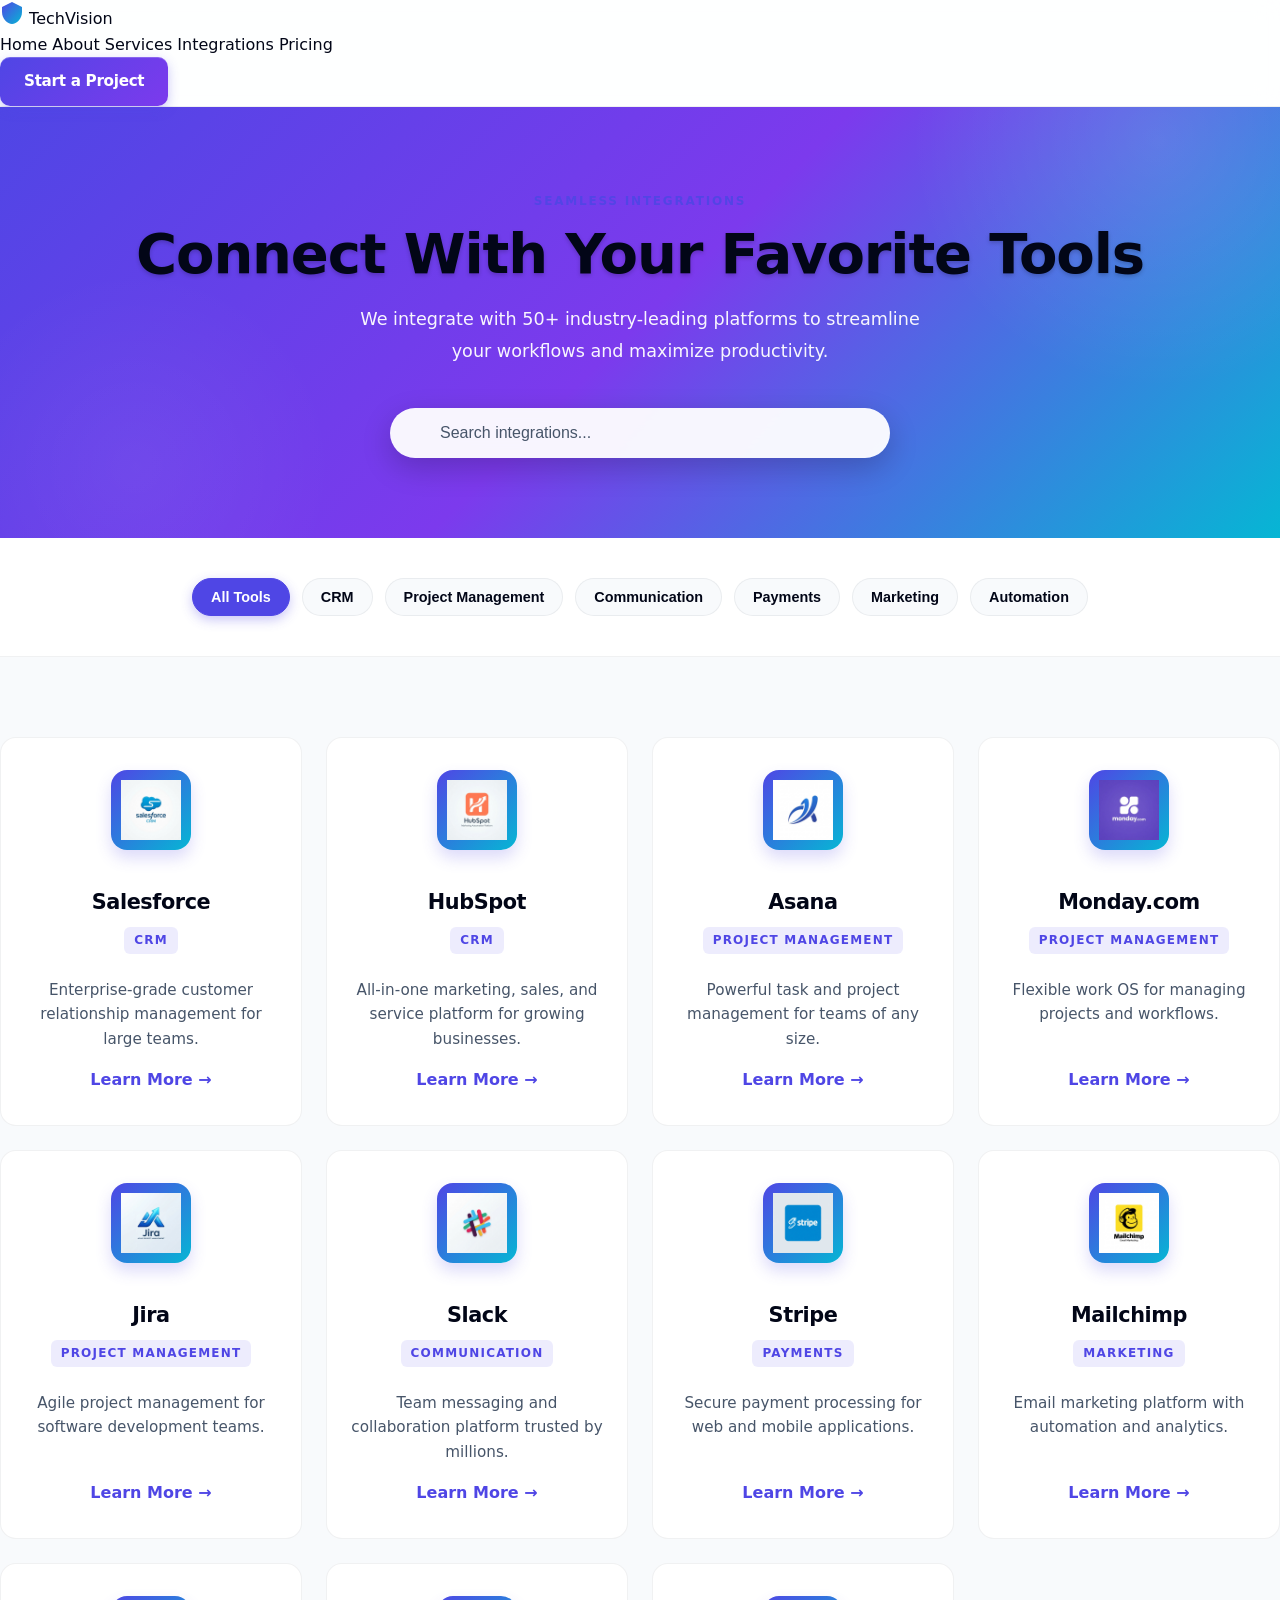
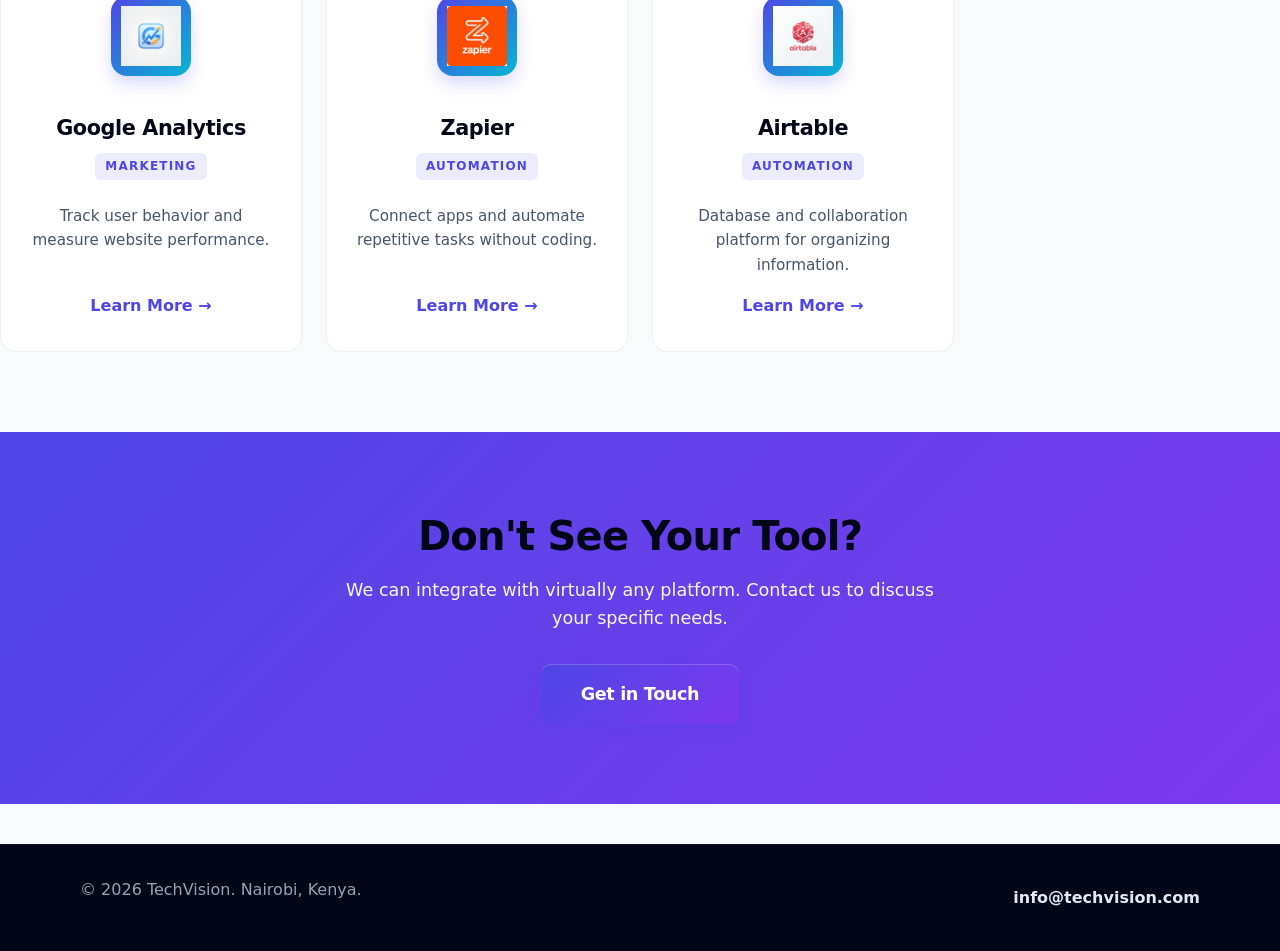
<file: integrations.html>
<!DOCTYPE html>
<html lang="en">
<head>
    <meta charset="UTF-8">
    <meta name="viewport" content="width=device-width, initial-scale=1.0">
    <title>Integrations - TechVision</title>
    <link rel="stylesheet" href="style.css">
</head>
<body>
    <header class="site-header">
        <div class="container nav-container">
            <div class="logo">
                <svg width="24" height="24" viewBox="0 0 24 24" fill="none" xmlns="http://www.w3.org/2000/svg">
                    <path d="M12 2L2 7V12C2 18.627 7.373 24 12 24C16.627 24 22 18.627 22 12V7L12 2Z" fill="url(#gradient)"/>
                    <defs>
                        <linearGradient id="gradient" x1="0%" y1="0%" x2="100%" y2="100%">
                            <stop offset="0%" style="stop-color:#4f46e5;stop-opacity:1" />
                            <stop offset="100%" style="stop-color:#06b6d4;stop-opacity:1" />
                        </linearGradient>
                    </defs>
                </svg>
                <span>TechVision</span>
            </div>
            <nav class="nav-menu">
                <a href="index.html">Home</a>
                <a href="about.html">About</a>
                <a href="services.html">Services</a>
                <a href="integrations.html" class="active">Integrations</a>
                <a href="pricing.html">Pricing</a>
            </nav>
            <a href="contact.html" class="button primary">Start a Project</a>
        </div>
    </header>

    <main>
        <!-- HERO SECTION -->
        <section class="integrations-hero">
            <div class="container">
                <div class="hero-content">
                    <p class="section-label">SEAMLESS INTEGRATIONS</p>
                    <h1>Connect With Your Favorite Tools</h1>
                    <p class="hero-subtitle">We integrate with 50+ industry-leading platforms to streamline your workflows and maximize productivity.</p>
                    <div class="search-container">
                        <svg class="search-icon-svg" viewBox="0 0 24 24" fill="none" stroke="currentColor" stroke-width="2">
                            <circle cx="11" cy="11" r="8"></circle>
                            <path d="m21 21-4.35-4.35"></path>
                        </svg>
                        <input type="text" id="toolSearch" placeholder="Search integrations..." class="search-input">
                    </div>
                </div>
            </div>
        </section>

        <!-- FILTER TABS -->
        <section class="filter-section">
            <div class="container">
                <div class="filter-tabs">
                    <button class="filter-btn active" data-category="all">All Tools</button>
                    <button class="filter-btn" data-category="crm">CRM</button>
                    <button class="filter-btn" data-category="project">Project Management</button>
                    <button class="filter-btn" data-category="communication">Communication</button>
                    <button class="filter-btn" data-category="payments">Payments</button>
                    <button class="filter-btn" data-category="marketing">Marketing</button>
                    <button class="filter-btn" data-category="automation">Automation</button>
                </div>
            </div>
        </section>

        <!-- TOOLS GRID -->
        <section class="tools-showcase">
            <div class="container">
                <div class="tools-grid" id="toolsGrid">
                    <!-- CRM Tools -->
                    <div class="tool-card" data-category="crm" data-name="Salesforce">
                        <div class="tool-icon">
                            <img src="assets/tool-salesforce.png" alt="Salesforce">
                        </div>
                        <h3>Salesforce</h3>
                        <p class="tool-category">CRM</p>
                        <p class="tool-description">Enterprise-grade customer relationship management for large teams.</p>
                        <a href="#" class="tool-link">Learn More →</a>
                    </div>

                    <div class="tool-card" data-category="crm" data-name="HubSpot">
                        <div class="tool-icon">
                            <img src="assets/tool-hubspot.png" alt="HubSpot">
                        </div>
                        <h3>HubSpot</h3>
                        <p class="tool-category">CRM</p>
                        <p class="tool-description">All-in-one marketing, sales, and service platform for growing businesses.</p>
                        <a href="#" class="tool-link">Learn More →</a>
                    </div>

                    <!-- Project Management -->
                    <div class="tool-card" data-category="project" data-name="Asana">
                        <div class="tool-icon">
                            <img src="assets/tool-asana.png" alt="Asana">
                        </div>
                        <h3>Asana</h3>
                        <p class="tool-category">Project Management</p>
                        <p class="tool-description">Powerful task and project management for teams of any size.</p>
                        <a href="#" class="tool-link">Learn More →</a>
                    </div>

                    <div class="tool-card" data-category="project" data-name="Monday.com">
                        <div class="tool-icon">
                            <img src="assets/tool-monday.png" alt="Monday.com">
                        </div>
                        <h3>Monday.com</h3>
                        <p class="tool-category">Project Management</p>
                        <p class="tool-description">Flexible work OS for managing projects and workflows.</p>
                        <a href="#" class="tool-link">Learn More →</a>
                    </div>

                    <div class="tool-card" data-category="project" data-name="Jira">
                        <div class="tool-icon">
                            <img src="assets/tool-jira.png" alt="Jira">
                        </div>
                        <h3>Jira</h3>
                        <p class="tool-category">Project Management</p>
                        <p class="tool-description">Agile project management for software development teams.</p>
                        <a href="#" class="tool-link">Learn More →</a>
                    </div>

                    <!-- Communication -->
                    <div class="tool-card" data-category="communication" data-name="Slack">
                        <div class="tool-icon">
                            <img src="assets/tool-slack.png" alt="Slack">
                        </div>
                        <h3>Slack</h3>
                        <p class="tool-category">Communication</p>
                        <p class="tool-description">Team messaging and collaboration platform trusted by millions.</p>
                        <a href="#" class="tool-link">Learn More →</a>
                    </div>

                    <!-- Payments & Billing -->
                    <div class="tool-card" data-category="payments" data-name="Stripe">
                        <div class="tool-icon">
                            <img src="assets/tool-stripe.png" alt="Stripe">
                        </div>
                        <h3>Stripe</h3>
                        <p class="tool-category">Payments</p>
                        <p class="tool-description">Secure payment processing for web and mobile applications.</p>
                        <a href="#" class="tool-link">Learn More →</a>
                    </div>

                    <!-- Marketing & Analytics -->
                    <div class="tool-card" data-category="marketing" data-name="Mailchimp">
                        <div class="tool-icon">
                            <img src="assets/tool-mailchimp.png" alt="Mailchimp">
                        </div>
                        <h3>Mailchimp</h3>
                        <p class="tool-category">Marketing</p>
                        <p class="tool-description">Email marketing platform with automation and analytics.</p>
                        <a href="#" class="tool-link">Learn More →</a>
                    </div>

                    <div class="tool-card" data-category="marketing" data-name="Google Analytics">
                        <div class="tool-icon">
                            <img src="assets/tool-analytics.png" alt="Analytics">
                        </div>
                        <h3>Google Analytics</h3>
                        <p class="tool-category">Marketing</p>
                        <p class="tool-description">Track user behavior and measure website performance.</p>
                        <a href="#" class="tool-link">Learn More →</a>
                    </div>

                    <!-- Automation & Workflow -->
                    <div class="tool-card" data-category="automation" data-name="Zapier">
                        <div class="tool-icon">
                            <img src="assets/tool-zapier.png" alt="Zapier">
                        </div>
                        <h3>Zapier</h3>
                        <p class="tool-category">Automation</p>
                        <p class="tool-description">Connect apps and automate repetitive tasks without coding.</p>
                        <a href="#" class="tool-link">Learn More →</a>
                    </div>

                    <div class="tool-card" data-category="automation" data-name="Airtable">
                        <div class="tool-icon">
                            <img src="assets/tool-airtable.png" alt="Airtable">
                        </div>
                        <h3>Airtable</h3>
                        <p class="tool-category">Automation</p>
                        <p class="tool-description">Database and collaboration platform for organizing information.</p>
                        <a href="#" class="tool-link">Learn More →</a>
                    </div>
                </div>
            </div>
        </section>

        <!-- CTA SECTION -->
        <section class="integrations-cta">
            <div class="container">
                <h2>Don't See Your Tool?</h2>
                <p>We can integrate with virtually any platform. Contact us to discuss your specific needs.</p>
                <a href="contact.html" class="button primary large">Get in Touch</a>
            </div>
        </section>
    </main>

    <footer class="site-footer">
        <div>
            <p>&copy; 2026 TechVision. Nairobi, Kenya.</p>
        </div>
        <div>
            <a href="mailto:info@techvision.com">info@techvision.com</a>
        </div>
    </footer>

    <script src="script.js"></script>
</body>
</html>
</file>
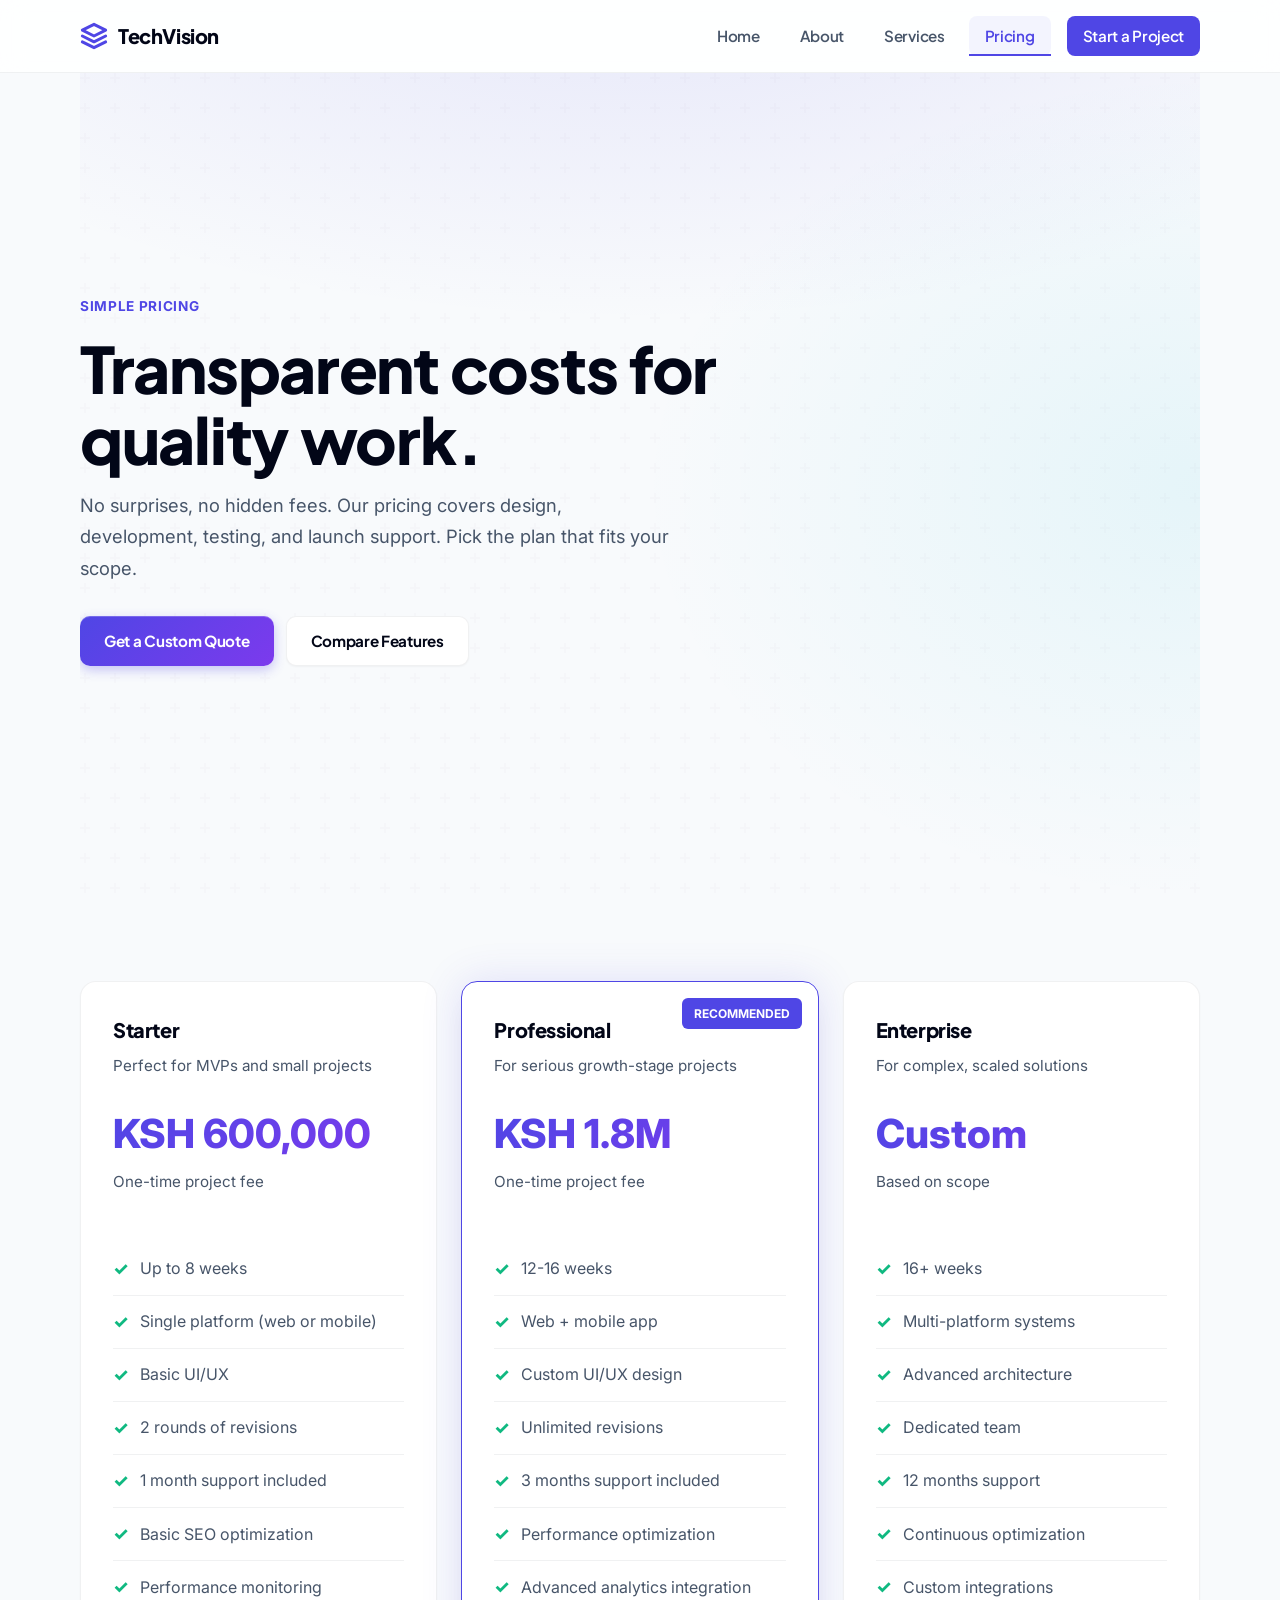
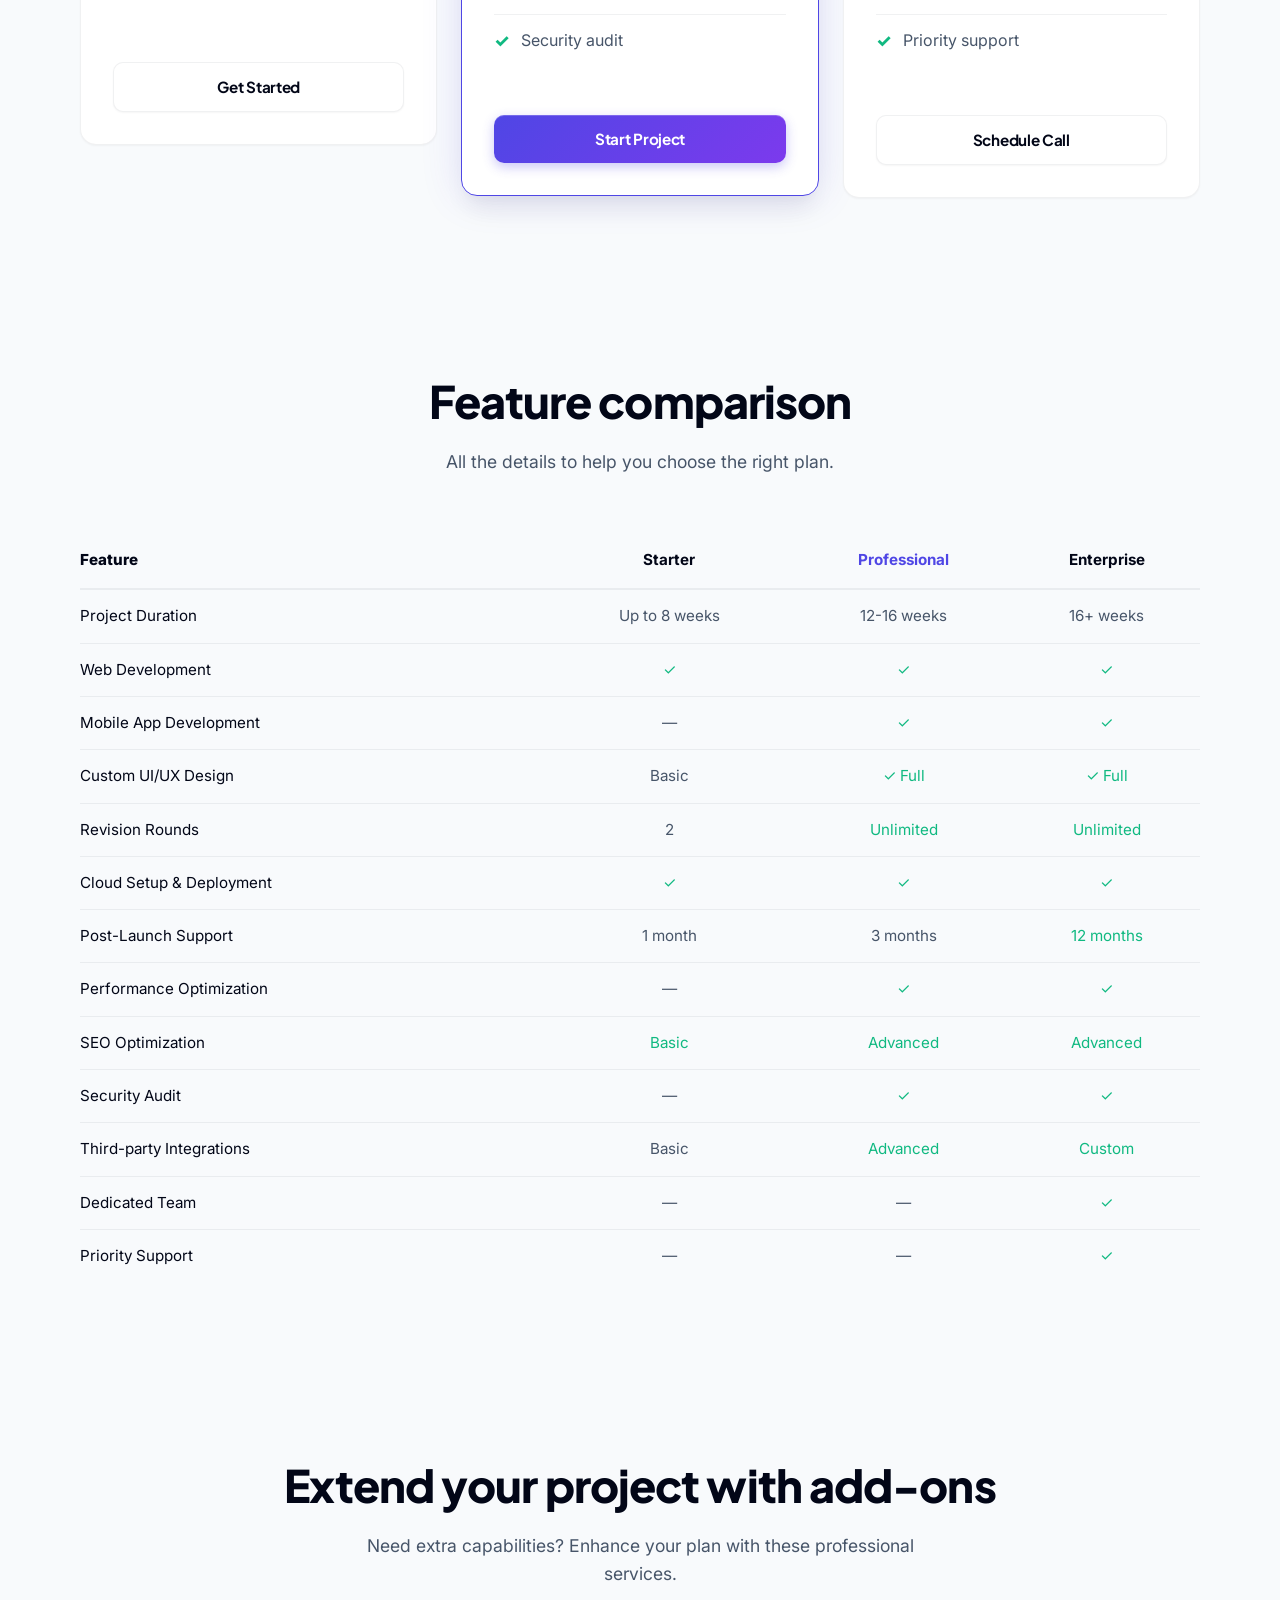
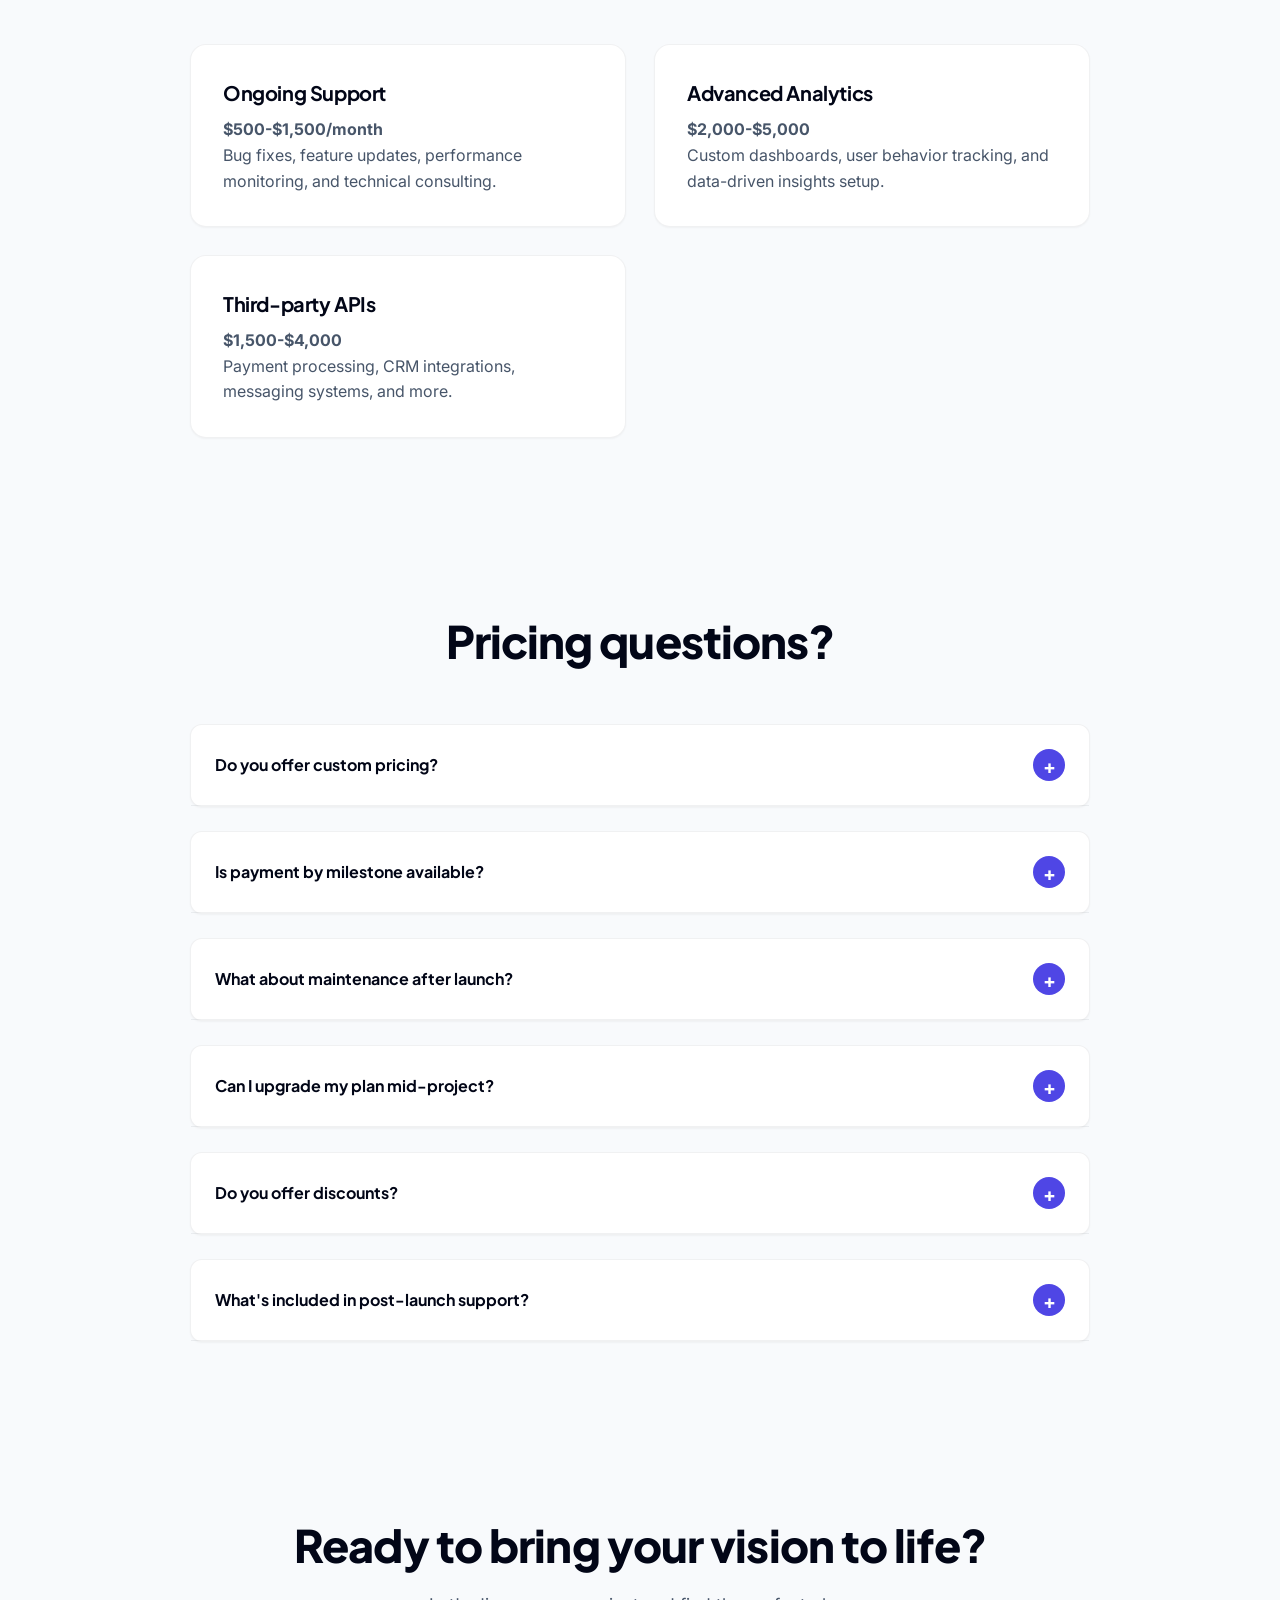
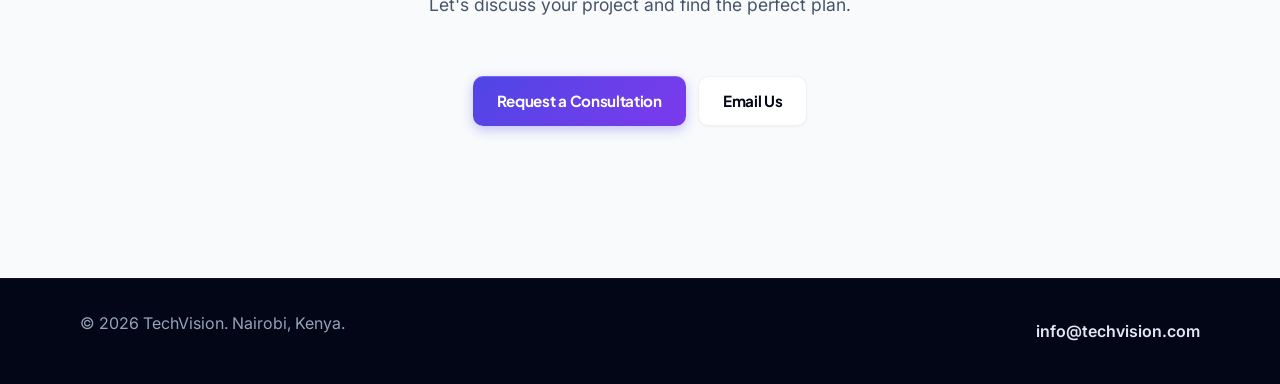
<file: pricing.html>
<!DOCTYPE html>
<html lang="en">
<head>
    <meta charset="UTF-8">
    <meta name="viewport" content="width=device-width, initial-scale=1.0">
    <title>Pricing | TechVision</title>
    
    <link rel="preconnect" href="https://fonts.googleapis.com">
    <link rel="preconnect" href="https://fonts.gstatic.com" crossorigin>
    <link href="https://fonts.googleapis.com/css2?family=Plus+Jakarta+Sans:wght@500;700;800&family=Inter:wght@400;500;600&display=swap" rel="stylesheet">
    
    <link rel="stylesheet" href="style.css">
</head>
<body>

<header class="site-header">
    <nav class="nav">
        <a href="index.html" class="brand">
            <svg width="28" height="28" viewBox="0 0 24 24" fill="none" stroke="currentColor" stroke-width="2.5" stroke-linecap="round" stroke-linejoin="round" style="color: var(--brand); margin-right: 10px;">
                <path d="M12 2L2 7l10 5 10-5-10-5z"/><path d="M2 17l10 5 10-5"/><path d="M2 12l10 5 10-5"/>
            </svg>
            TechVision
        </a>
        <button class="nav-toggle" aria-label="Toggle menu">
            <span></span><span></span><span></span>
        </button>
        <div class="nav-links">
            <a href="index.html">Home</a>
            <a href="about.html">About</a>
            <a href="services.html">Services</a>
            <a href="pricing.html" aria-current="page">Pricing</a>
            <a href="contact.html" class="nav-cta">Start a Project</a>
        </div>
    </nav>
</header>

<main>
    <!-- HERO SECTION -->
    <section class="hero" style="padding: 60px 0 40px;">
        <div class="hero-content">
            <p class="eyebrow">Simple pricing</p>
            <h1>Transparent costs for quality work.</h1>
            <p class="hero-copy">No surprises, no hidden fees. Our pricing covers design, development, testing, and launch support. Pick the plan that fits your scope.</p>
            <div class="hero-actions">
                <a href="contact.html" class="button primary">Get a Custom Quote</a>
                <a href="#comparison" class="button secondary">Compare Features</a>
            </div>
        </div>
    </section>

    <!-- PRICING CARDS SECTION -->
    <section class="section">
        <div class="pricing-grid">
            <div class="pricing-card animate-on-scroll">
                <h3 class="pricing-name">Starter</h3>
                <p class="pricing-desc">Perfect for MVPs and small projects</p>
                <div class="pricing-price">KSH 600,000</div>
                <p class="pricing-period">One-time project fee</p>
                <ul class="pricing-features">
                    <li>Up to 8 weeks</li>
                    <li>Single platform (web or mobile)</li>
                    <li>Basic UI/UX</li>
                    <li>2 rounds of revisions</li>
                    <li>1 month support included</li>
                    <li>Basic SEO optimization</li>
                    <li>Performance monitoring</li>
                </ul>
                <a href="contact.html" class="button secondary pricing-cta">Get Started</a>
            </div>
            <div class="pricing-card featured animate-on-scroll">
                <div class="pricing-badge">Recommended</div>
                <h3 class="pricing-name">Professional</h3>
                <p class="pricing-desc">For serious growth-stage projects</p>
                <div class="pricing-price">KSH 1.8M</div>
                <p class="pricing-period">One-time project fee</p>
                <ul class="pricing-features">
                    <li>12-16 weeks</li>
                    <li>Web + mobile app</li>
                    <li>Custom UI/UX design</li>
                    <li>Unlimited revisions</li>
                    <li>3 months support included</li>
                    <li>Performance optimization</li>
                    <li>Advanced analytics integration</li>
                    <li>Security audit</li>
                </ul>
                <a href="contact.html" class="button primary pricing-cta">Start Project</a>
            </div>
            <div class="pricing-card animate-on-scroll">
                <h3 class="pricing-name">Enterprise</h3>
                <p class="pricing-desc">For complex, scaled solutions</p>
                <div class="pricing-price">Custom</div>
                <p class="pricing-period">Based on scope</p>
                <ul class="pricing-features">
                    <li>16+ weeks</li>
                    <li>Multi-platform systems</li>
                    <li>Advanced architecture</li>
                    <li>Dedicated team</li>
                    <li>12 months support</li>
                    <li>Continuous optimization</li>
                    <li>Custom integrations</li>
                    <li>Priority support</li>
                </ul>
                <a href="contact.html" class="button secondary pricing-cta">Schedule Call</a>
            </div>
        </div>
    </section>

    <!-- COMPARISON TABLE SECTION -->
    <section class="section" id="comparison">
        <div class="section-heading">
            <h2>Feature comparison</h2>
            <p>All the details to help you choose the right plan.</p>
        </div>
        
        <div style="overflow-x: auto;">
            <table style="width: 100%; border-collapse: collapse; font-size: 0.95rem;">
                <thead>
                    <tr style="border-bottom: 2px solid var(--line);">
                        <th style="text-align: left; padding: 16px 0; font-weight: 800; color: var(--ink);">Feature</th>
                        <th style="text-align: center; padding: 16px 0; font-weight: 700; color: var(--ink);">Starter</th>
                        <th style="text-align: center; padding: 16px 0; font-weight: 700; color: var(--brand);">Professional</th>
                        <th style="text-align: center; padding: 16px 0; font-weight: 700; color: var(--ink);">Enterprise</th>
                    </tr>
                </thead>
                <tbody>
                    <tr style="border-bottom: 1px solid var(--line);">
                        <td style="padding: 14px 0; color: var(--ink);">Project Duration</td>
                        <td style="text-align: center; color: var(--muted);">Up to 8 weeks</td>
                        <td style="text-align: center; color: var(--muted);">12-16 weeks</td>
                        <td style="text-align: center; color: var(--muted);">16+ weeks</td>
                    </tr>
                    <tr style="border-bottom: 1px solid var(--line);">
                        <td style="padding: 14px 0; color: var(--ink);">Web Development</td>
                        <td style="text-align: center; color: var(--success);">✓</td>
                        <td style="text-align: center; color: var(--success);">✓</td>
                        <td style="text-align: center; color: var(--success);">✓</td>
                    </tr>
                    <tr style="border-bottom: 1px solid var(--line);">
                        <td style="padding: 14px 0; color: var(--ink);">Mobile App Development</td>
                        <td style="text-align: center; color: var(--muted);">—</td>
                        <td style="text-align: center; color: var(--success);">✓</td>
                        <td style="text-align: center; color: var(--success);">✓</td>
                    </tr>
                    <tr style="border-bottom: 1px solid var(--line);">
                        <td style="padding: 14px 0; color: var(--ink);">Custom UI/UX Design</td>
                        <td style="text-align: center; color: var(--muted);">Basic</td>
                        <td style="text-align: center; color: var(--success);">✓ Full</td>
                        <td style="text-align: center; color: var(--success);">✓ Full</td>
                    </tr>
                    <tr style="border-bottom: 1px solid var(--line);">
                        <td style="padding: 14px 0; color: var(--ink);">Revision Rounds</td>
                        <td style="text-align: center; color: var(--muted);">2</td>
                        <td style="text-align: center; color: var(--success);">Unlimited</td>
                        <td style="text-align: center; color: var(--success);">Unlimited</td>
                    </tr>
                    <tr style="border-bottom: 1px solid var(--line);">
                        <td style="padding: 14px 0; color: var(--ink);">Cloud Setup & Deployment</td>
                        <td style="text-align: center; color: var(--success);">✓</td>
                        <td style="text-align: center; color: var(--success);">✓</td>
                        <td style="text-align: center; color: var(--success);">✓</td>
                    </tr>
                    <tr style="border-bottom: 1px solid var(--line);">
                        <td style="padding: 14px 0; color: var(--ink);">Post-Launch Support</td>
                        <td style="text-align: center; color: var(--muted);">1 month</td>
                        <td style="text-align: center; color: var(--muted);">3 months</td>
                        <td style="text-align: center; color: var(--success);">12 months</td>
                    </tr>
                    <tr style="border-bottom: 1px solid var(--line);">
                        <td style="padding: 14px 0; color: var(--ink);">Performance Optimization</td>
                        <td style="text-align: center; color: var(--muted);">—</td>
                        <td style="text-align: center; color: var(--success);">✓</td>
                        <td style="text-align: center; color: var(--success);">✓</td>
                    </tr>
                    <tr style="border-bottom: 1px solid var(--line);">
                        <td style="padding: 14px 0; color: var(--ink);">SEO Optimization</td>
                        <td style="text-align: center; color: var(--success);">Basic</td>
                        <td style="text-align: center; color: var(--success);">Advanced</td>
                        <td style="text-align: center; color: var(--success);">Advanced</td>
                    </tr>
                    <tr style="border-bottom: 1px solid var(--line);">
                        <td style="padding: 14px 0; color: var(--ink);">Security Audit</td>
                        <td style="text-align: center; color: var(--muted);">—</td>
                        <td style="text-align: center; color: var(--success);">✓</td>
                        <td style="text-align: center; color: var(--success);">✓</td>
                    </tr>
                    <tr style="border-bottom: 1px solid var(--line);">
                        <td style="padding: 14px 0; color: var(--ink);">Third-party Integrations</td>
                        <td style="text-align: center; color: var(--muted);">Basic</td>
                        <td style="text-align: center; color: var(--success);">Advanced</td>
                        <td style="text-align: center; color: var(--success);">Custom</td>
                    </tr>
                    <tr style="border-bottom: 1px solid var(--line);">
                        <td style="padding: 14px 0; color: var(--ink);">Dedicated Team</td>
                        <td style="text-align: center; color: var(--muted);">—</td>
                        <td style="text-align: center; color: var(--muted);">—</td>
                        <td style="text-align: center; color: var(--success);">✓</td>
                    </tr>
                    <tr>
                        <td style="padding: 14px 0; color: var(--ink);">Priority Support</td>
                        <td style="text-align: center; color: var(--muted);">—</td>
                        <td style="text-align: center; color: var(--muted);">—</td>
                        <td style="text-align: center; color: var(--success);">✓</td>
                    </tr>
                </tbody>
            </table>
        </div>
    </section>

    <!-- ADD-ON SERVICES SECTION -->
    <section class="section">
        <div class="section-heading">
            <h2>Extend your project with add-ons</h2>
            <p>Need extra capabilities? Enhance your plan with these professional services.</p>
        </div>
        <div class="service-grid" style="max-width: 900px; margin: 0 auto;">
            <div class="card animate-on-scroll">
                <h3>Ongoing Support</h3>
                <p><strong>$500-$1,500/month</strong></p>
                <p style="color: var(--muted);">Bug fixes, feature updates, performance monitoring, and technical consulting.</p>
            </div>
            <div class="card animate-on-scroll">
                <h3>Advanced Analytics</h3>
                <p><strong>$2,000-$5,000</strong></p>
                <p style="color: var(--muted);">Custom dashboards, user behavior tracking, and data-driven insights setup.</p>
            </div>
            <div class="card animate-on-scroll">
                <h3>Third-party APIs</h3>
                <p><strong>$1,500-$4,000</strong></p>
                <p style="color: var(--muted);">Payment processing, CRM integrations, messaging systems, and more.</p>
            </div>
        </div>
    </section>

    <!-- FAQ SECTION -->
    <section class="section">
        <div class="section-heading">
            <h2>Pricing questions?</h2>
        </div>
        <div class="faq-grid">
            <div class="faq-item">
                <button class="faq-question">
                    <span>Do you offer custom pricing?</span>
                    <span class="faq-toggle">+</span>
                </button>
                <div class="faq-answer">
                    <p class="faq-answer-text">Yes. Our listed prices are starting points. Most projects have unique requirements that may affect cost. Contact us for a custom quote based on your specific needs.</p>
                </div>
            </div>
            <div class="faq-item">
                <button class="faq-question">
                    <span>Is payment by milestone available?</span>
                    <span class="faq-toggle">+</span>
                </button>
                <div class="faq-answer">
                    <p class="faq-answer-text">Absolutely. We offer milestone-based payment plans for larger projects. Typically 30% upfront, 40% at midpoint, and 30% at completion. We're flexible and can discuss options.</p>
                </div>
            </div>
            <div class="faq-item">
                <button class="faq-question">
                    <span>What about maintenance after launch?</span>
                    <span class="faq-toggle">+</span>
                </button>
                <div class="faq-answer">
                    <p class="faq-answer-text">After your launch support period ends, we offer flexible retainer packages. Most clients choose $500-$1,500/month for ongoing updates and monitoring. You're never locked in.</p>
                </div>
            </div>
            <div class="faq-item">
                <button class="faq-question">
                    <span>Can I upgrade my plan mid-project?</span>
                    <span class="faq-toggle">+</span>
                </button>
                <div class="faq-answer">
                    <p class="faq-answer-text">Yes. If you need more features or extended scope, we can upgrade your plan. The additional cost is prorated based on your project progress.</p>
                </div>
            </div>
            <div class="faq-item">
                <button class="faq-question">
                    <span>Do you offer discounts?</span>
                    <span class="faq-toggle">+</span>
                </button>
                <div class="faq-answer">
                    <p class="faq-answer-text">We offer discounts for longer retainer commitments (6+ months) and multi-project partnerships. Contact our team to discuss your specific situation.</p>
                </div>
            </div>
            <div class="faq-item">
                <button class="faq-question">
                    <span>What's included in post-launch support?</span>
                    <span class="faq-toggle">+</span>
                </button>
                <div class="faq-answer">
                    <p class="faq-answer-text">Post-launch support includes bug fixes, performance monitoring, minor feature adjustments, security patches, and technical consulting. Major new features are typically billed separately.</p>
                </div>
            </div>
        </div>
    </section>

    <!-- CTA SECTION -->
    <section class="section" style="text-align: center;">
        <div class="section-heading" style="max-width: 100%;">
            <h2>Ready to bring your vision to life?</h2>
            <p>Let's discuss your project and find the perfect plan.</p>
        </div>
        <div class="hero-actions" style="justify-content: center;">
            <a href="contact.html" class="button primary">Request a Consultation</a>
            <a href="mailto:info@techvision.com" class="button secondary">Email Us</a>
        </div>
    </section>
</main>

<footer class="site-footer">
    <p>© 2026 TechVision. Nairobi, Kenya.</p>
    <a href="mailto:info@techvision.com">info@techvision.com</a>
</footer>

<script src="script.js"></script>

</body>
</html>
</file>
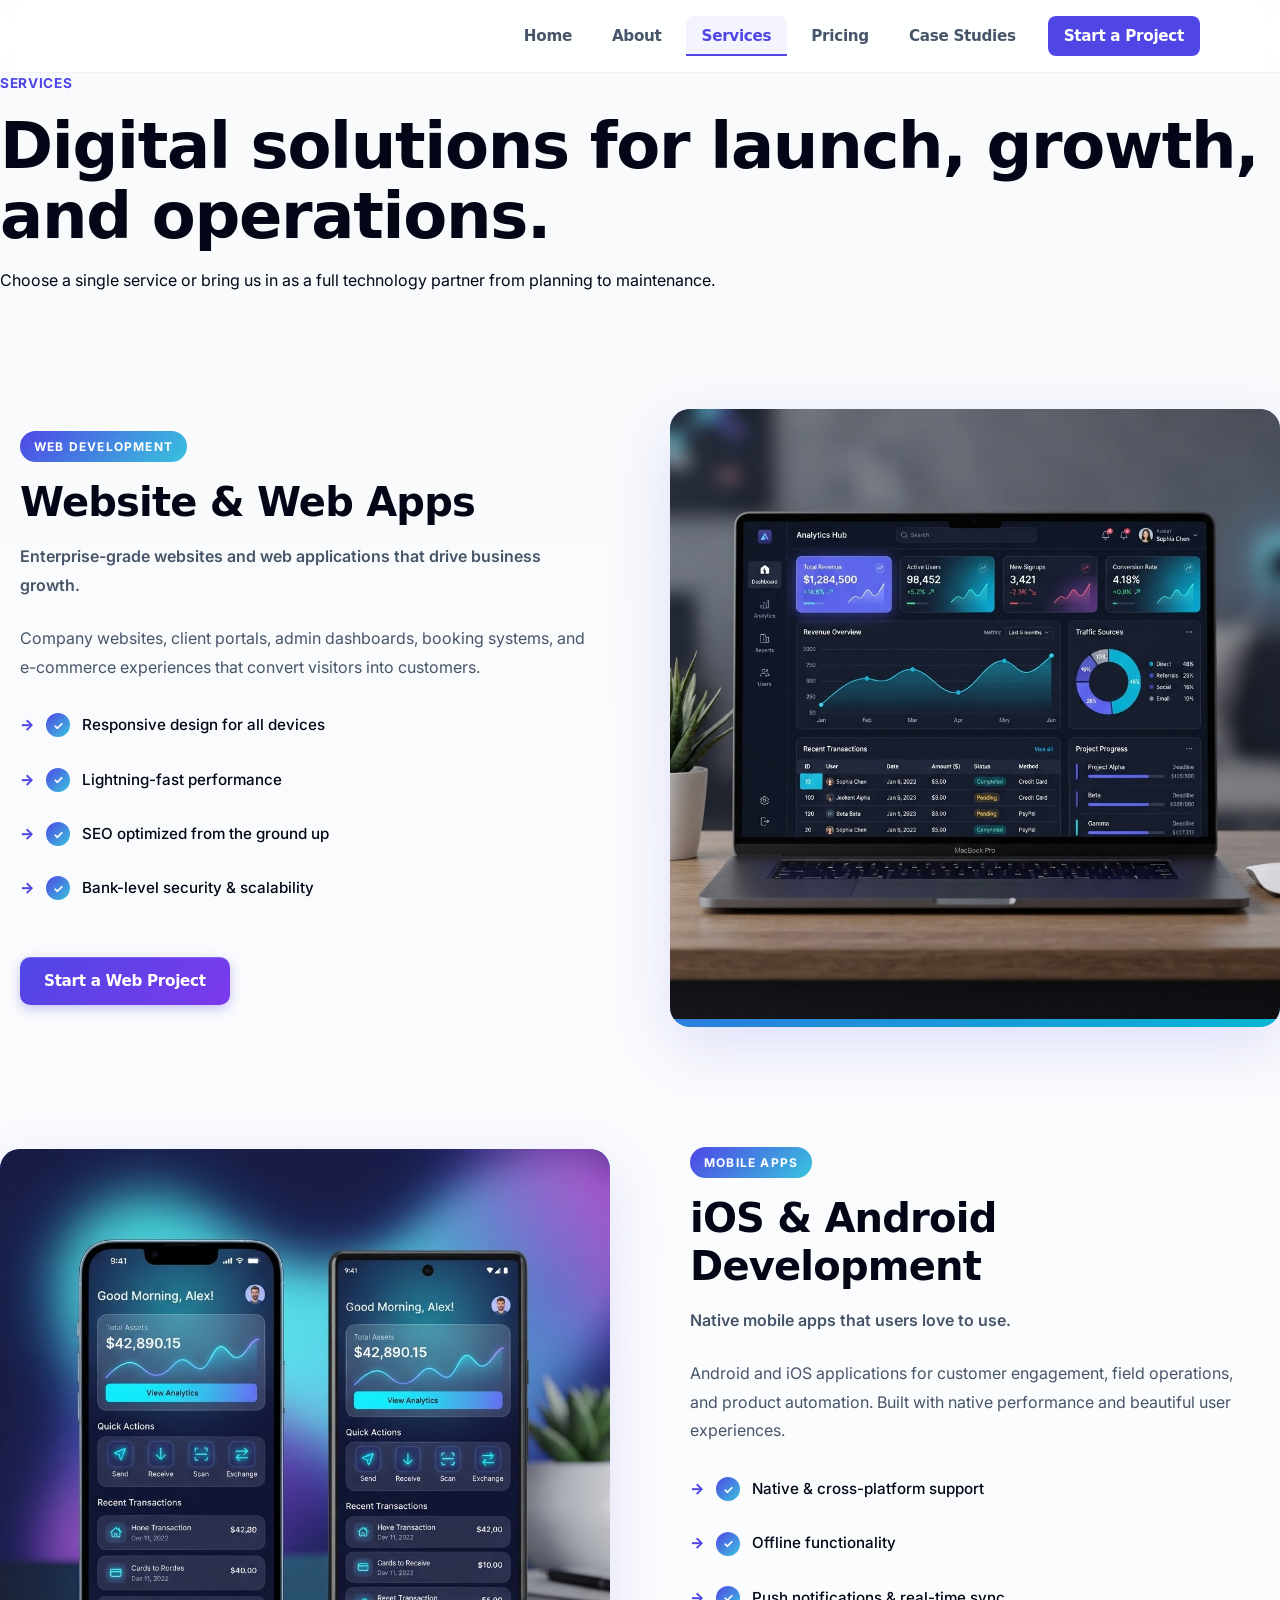
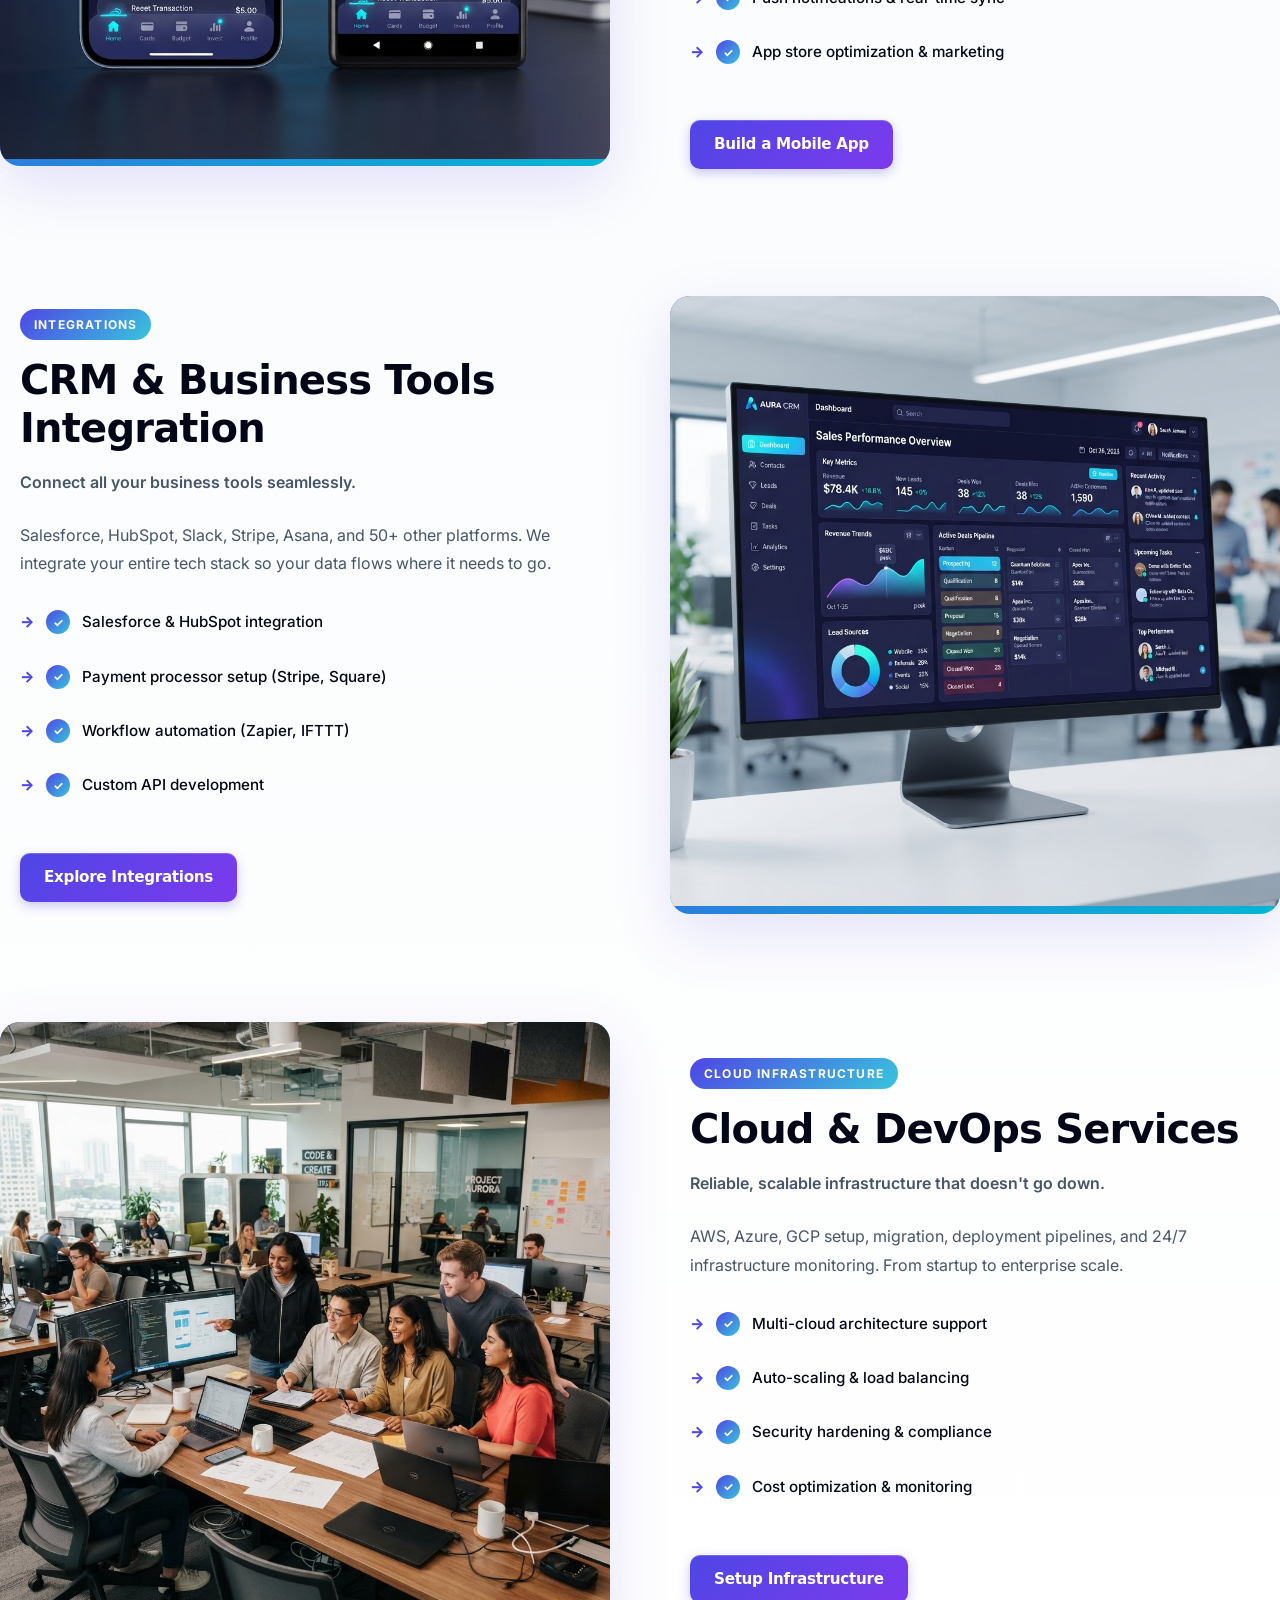
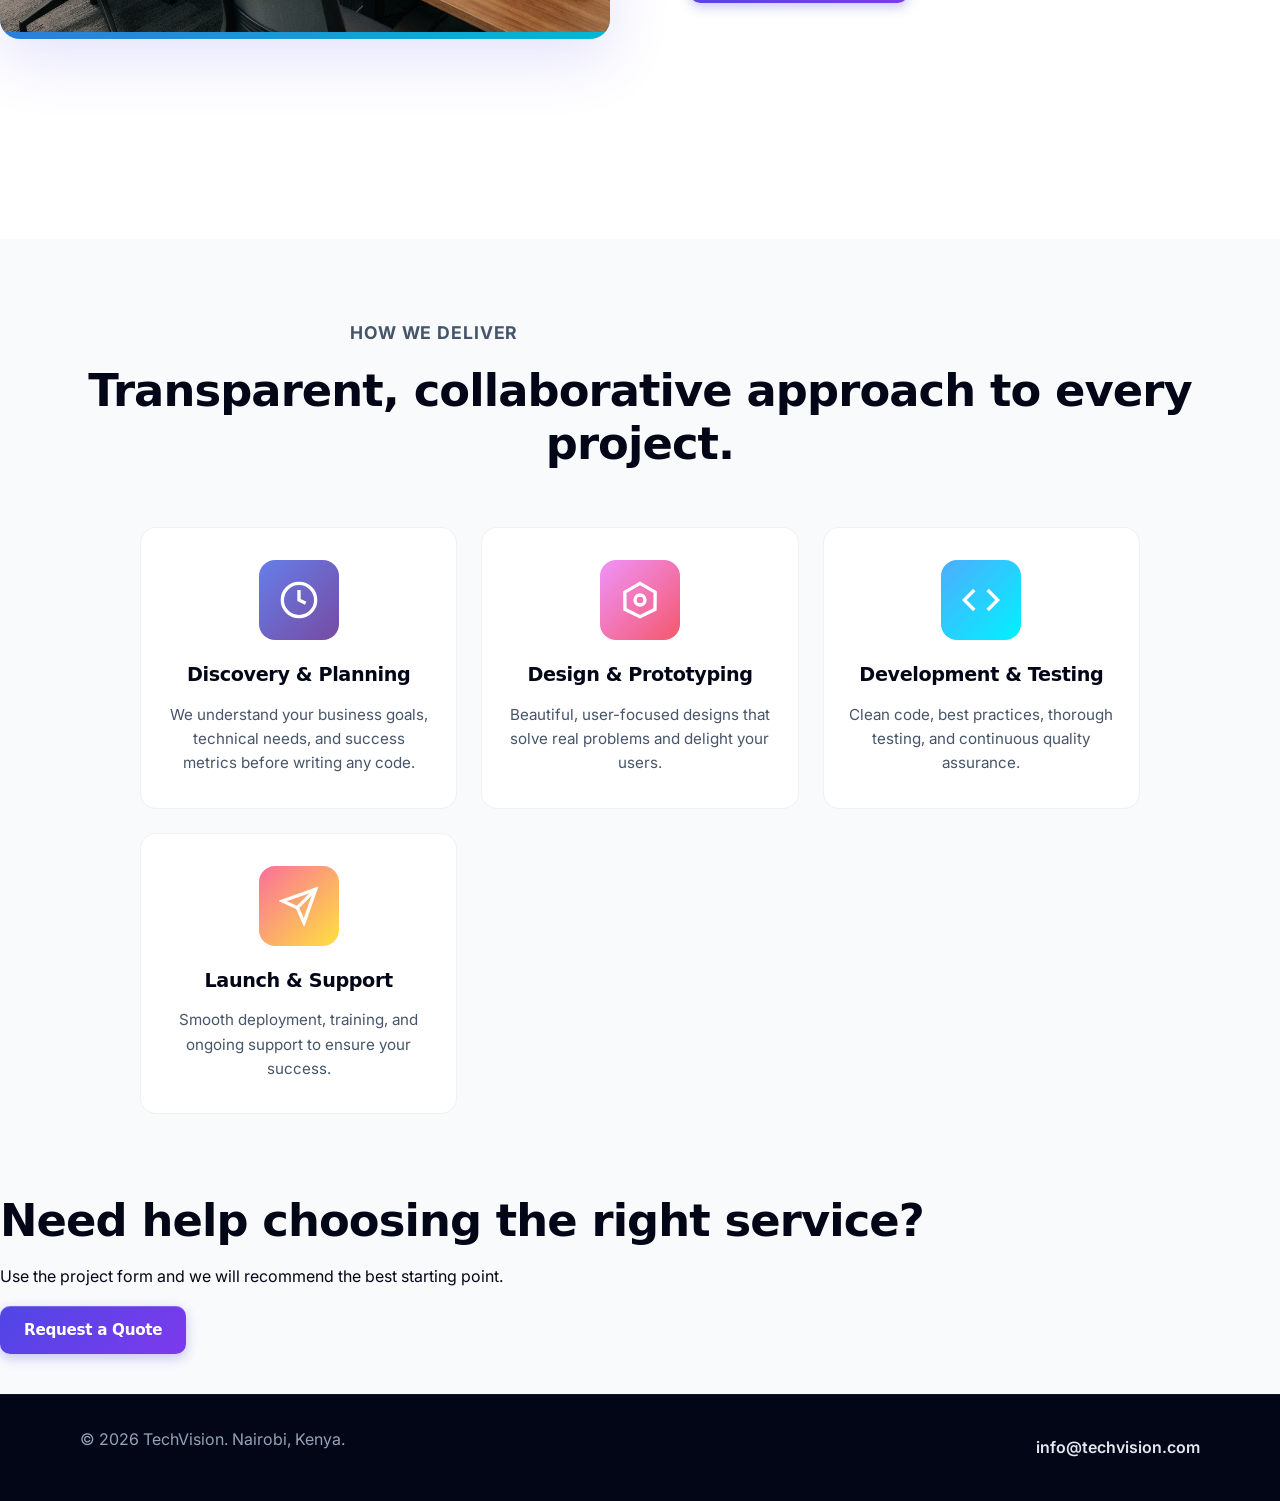
<file: services.html>
<!doctype html>
<html lang="en">
<head>
    <meta charset="UTF-8">
    <meta name="viewport" content="width=device-width, initial-scale=1.0">
    <title>TechVision Services</title>
    <link rel="preconnect" href="https://fonts.googleapis.com">
    <link rel="preconnect" href="https://fonts.gstatic.com" crossorigin>
    <link href="https://fonts.googleapis.com/css2?family=Inter:wght@400;500;600;700;800&display=swap" rel="stylesheet">
    <link rel="stylesheet" href="style.css">
</head>
<body>
    <header class="site-header">
        <nav class="nav" aria-label="Main navigation">
            <a class="brand" href="index.html"><img src="assets/logo.svg" alt="TechVision"></a>
            <button class="nav-toggle" type="button" aria-label="Toggle navigation" aria-expanded="false"><span></span><span></span><span></span></button>
            <div class="nav-links">
                <a href="index.html">Home</a>
                <a href="about.html">About</a>
                <a href="services.html" aria-current="page">Services</a>
                <a href="pricing.html">Pricing</a>
                <a href="case-studies.html">Case Studies</a>
                <a class="nav-cta" href="contact.html">Start a Project</a>
            </div>
        </nav>
    </header>

    <main>
        <section class="page-hero">
            <p class="eyebrow">Services</p>
            <h1>Digital solutions for launch, growth, and operations.</h1>
            <p>Choose a single service or bring us in as a full technology partner from planning to maintenance.</p>
        </section>

        <!-- SERVICES SHOWCASE WITH IMAGES -->
        <section class="services-showcase">
            <div class="container">
                <!-- SERVICE 1: WEB & WEB APPS -->
                <article class="service-feature animate-on-scroll">
                    <div class="service-content">
                        <div class="service-badge">Web Development</div>
                        <h2>Website & Web Apps</h2>
                        <p class="service-lead">Enterprise-grade websites and web applications that drive business growth.</p>
                        <p>Company websites, client portals, admin dashboards, booking systems, and e-commerce experiences that convert visitors into customers.</p>
                        <ul class="service-benefits">
                            <li><span class="checkmark">✓</span> Responsive design for all devices</li>
                            <li><span class="checkmark">✓</span> Lightning-fast performance</li>
                            <li><span class="checkmark">✓</span> SEO optimized from the ground up</li>
                            <li><span class="checkmark">✓</span> Bank-level security & scalability</li>
                        </ul>
                        <a href="contact.html" class="button primary">Start a Web Project</a>
                    </div>
                    <div class="service-image">
                        <img src="assets/dashboard-mockup.png" alt="Web application dashboard interface">
                    </div>
                </article>

                <!-- SERVICE 2: MOBILE APPS -->
                <article class="service-feature service-feature-reverse animate-on-scroll">
                    <div class="service-content">
                        <div class="service-badge">Mobile Apps</div>
                        <h2>iOS & Android Development</h2>
                        <p class="service-lead">Native mobile apps that users love to use.</p>
                        <p>Android and iOS applications for customer engagement, field operations, and product automation. Built with native performance and beautiful user experiences.</p>
                        <ul class="service-benefits">
                            <li><span class="checkmark">✓</span> Native & cross-platform support</li>
                            <li><span class="checkmark">✓</span> Offline functionality</li>
                            <li><span class="checkmark">✓</span> Push notifications & real-time sync</li>
                            <li><span class="checkmark">✓</span> App store optimization & marketing</li>
                        </ul>
                        <a href="contact.html" class="button primary">Build a Mobile App</a>
                    </div>
                    <div class="service-image">
                        <img src="assets/mobile-mockup.png" alt="Mobile app interface on iOS and Android">
                    </div>
                </article>

                <!-- SERVICE 3: CRM & INTEGRATIONS -->
                <article class="service-feature animate-on-scroll">
                    <div class="service-content">
                        <div class="service-badge">Integrations</div>
                        <h2>CRM & Business Tools Integration</h2>
                        <p class="service-lead">Connect all your business tools seamlessly.</p>
                        <p>Salesforce, HubSpot, Slack, Stripe, Asana, and 50+ other platforms. We integrate your entire tech stack so your data flows where it needs to go.</p>
                        <ul class="service-benefits">
                            <li><span class="checkmark">✓</span> Salesforce & HubSpot integration</li>
                            <li><span class="checkmark">✓</span> Payment processor setup (Stripe, Square)</li>
                            <li><span class="checkmark">✓</span> Workflow automation (Zapier, IFTTT)</li>
                            <li><span class="checkmark">✓</span> Custom API development</li>
                        </ul>
                        <a href="integrations.html" class="button primary">Explore Integrations</a>
                    </div>
                    <div class="service-image">
                        <img src="assets/crm-mockup.png" alt="CRM and business tools integration">
                    </div>
                </article>

                <!-- SERVICE 4: CLOUD & INFRASTRUCTURE -->
                <article class="service-feature service-feature-reverse animate-on-scroll">
                    <div class="service-content">
                        <div class="service-badge">Cloud Infrastructure</div>
                        <h2>Cloud & DevOps Services</h2>
                        <p class="service-lead">Reliable, scalable infrastructure that doesn't go down.</p>
                        <p>AWS, Azure, GCP setup, migration, deployment pipelines, and 24/7 infrastructure monitoring. From startup to enterprise scale.</p>
                        <ul class="service-benefits">
                            <li><span class="checkmark">✓</span> Multi-cloud architecture support</li>
                            <li><span class="checkmark">✓</span> Auto-scaling & load balancing</li>
                            <li><span class="checkmark">✓</span> Security hardening & compliance</li>
                            <li><span class="checkmark">✓</span> Cost optimization & monitoring</li>
                        </ul>
                        <a href="contact.html" class="button primary">Setup Infrastructure</a>
                    </div>
                    <div class="service-image">
                        <img src="assets/tech-team.png" alt="Technology team working on infrastructure">
                    </div>
                </article>
            </div>
        </section>

        <!-- DELIVERY MODEL SECTION -->
        <section class="section">
            <div class="section-heading">
                <p class="eyebrow">How we deliver</p>
                <h2>Transparent, collaborative approach to every project.</h2>
            </div>
            <div class="process-grid">
                <div class="process-card animate-on-scroll">
                    <div class="process-icon discovery">
                        <svg viewBox="0 0 24 24" fill="none" stroke="currentColor" stroke-width="2">
                            <circle cx="12" cy="12" r="10"/>
                            <path d="M12 6v6l4 2"/>
                        </svg>
                    </div>
                    <h3>Discovery & Planning</h3>
                    <p>We understand your business goals, technical needs, and success metrics before writing any code.</p>
                </div>
                <div class="process-card animate-on-scroll">
                    <div class="process-icon design">
                        <svg viewBox="0 0 24 24" fill="none" stroke="currentColor" stroke-width="2">
                            <path d="M12 2l9.09 5.26L21 17.61 12 22 3 17.61 2.91 7.26 12 2Z"/>
                            <circle cx="12" cy="12" r="3"/>
                        </svg>
                    </div>
                    <h3>Design & Prototyping</h3>
                    <p>Beautiful, user-focused designs that solve real problems and delight your users.</p>
                </div>
                <div class="process-card animate-on-scroll">
                    <div class="process-icon development">
                        <svg viewBox="0 0 24 24" fill="none" stroke="currentColor" stroke-width="2">
                            <polyline points="16 18 22 12 16 6"/>
                            <polyline points="8 6 2 12 8 18"/>
                        </svg>
                    </div>
                    <h3>Development & Testing</h3>
                    <p>Clean code, best practices, thorough testing, and continuous quality assurance.</p>
                </div>
                <div class="process-card animate-on-scroll">
                    <div class="process-icon launch">
                        <svg viewBox="0 0 24 24" fill="none" stroke="currentColor" stroke-width="2">
                            <path d="M22 2L11 13"/>
                            <path d="M22 2l-7 20-4-9-9-4 20-7z"/>
                        </svg>
                    </div>
                    <h3>Launch & Support</h3>
                    <p>Smooth deployment, training, and ongoing support to ensure your success.</p>
                </div>
            </div>
        </section>

        <section class="contact-strip">
            <div><h2>Need help choosing the right service?</h2><p>Use the project form and we will recommend the best starting point.</p></div>
            <a class="button primary" href="contact.html">Request a Quote</a>
        </section>
    </main>

    <footer class="site-footer">
        <p>&copy; 2026 TechVision. Nairobi, Kenya.</p>
        <a href="mailto:info@techvision.com">info@techvision.com</a>
    </footer>

    <script src="script.js"></script>
</body>
</html>
</file>
<file: style.css>
:root {
    /* Modern Premium Palette */
    --ink: #020617;
    --muted: #475569;
    --line: rgba(15, 23, 42, 0.06);
    --paper: #ffffff;
    --soft: #f8fafc;
    
    /* Indigo & Cyan Tech Palette */
    --brand: #4f46e5; 
    --brand-dark: #3730a3;
    --brand-light: #818cf8;
    --accent: #06b6d4;
    --accent-dark: #0891b2;
    --success: #10b981;
    
    /* Modern Gradients & Shadows */
    --gradient: linear-gradient(135deg, #4f46e5 0%, #7c3aed 100%);
    --shadow-sm: 0 1px 2px rgba(0,0,0,0.04);
    --shadow: 0 4px 6px -1px rgba(0, 0, 0, 0.05), 0 10px 15px -3px rgba(0, 0, 0, 0.04);
    --shadow-lg: 0 20px 25px -5px rgba(0, 0, 0, 0.05), 0 10px 10px -5px rgba(0, 0, 0, 0.02);
    --glow: 0 0 40px rgba(79, 70, 229, 0.15);
}

* {
    box-sizing: border-box;
}

body {
    margin: 0;
    color: var(--ink);
    background: var(--soft);
    font-family: 'Inter', system-ui, -apple-system, sans-serif; 
    line-height: 1.6;
    -webkit-font-smoothing: antialiased;
    -moz-osx-font-smoothing: grayscale;
}

a {
    color: inherit;
    text-decoration: none;
}

/* --- TYPOGRAPHY --- */
h1, h2, h3, .brand, .button, .nav-links a, label, legend {
    font-family: 'Plus Jakarta Sans', system-ui, sans-serif;
    letter-spacing: -0.02em;
}

h1, h2 {
    color: var(--ink);
    font-weight: 800;
    margin: 0 0 16px;
}

h1 {
    font-size: clamp(2.5rem, 6vw, 4rem);
    line-height: 1.1;
}

h2 {
    font-size: clamp(1.8rem, 4vw, 2.8rem);
    line-height: 1.2;
}

h3 {
    margin: 0 0 8px;
    font-size: 1.25rem;
}

p {
    margin: 0 0 16px;
}

/* --- HEADER & NAV --- */
.site-header {
    position: sticky;
    top: 0;
    z-index: 20;
    background: rgba(255, 255, 255, 0.85);
    backdrop-filter: blur(12px);
    -webkit-backdrop-filter: blur(12px);
    border-bottom: 1px solid var(--line);
}

.nav {
    width: min(1120px, calc(100% - 32px));
    min-height: 72px;
    margin: 0 auto;
    display: flex;
    align-items: center;
    justify-content: space-between;
    gap: 24px;
}

.brand {
    display: inline-flex;
    align-items: center;
    font-weight: 800;
    font-size: 1.25rem;
    color: var(--ink);
}

.nav-links {
    display: flex;
    align-items: center;
    gap: 8px;
}

.nav-links a {
    min-height: 40px;
    display: inline-flex;
    align-items: center;
    padding: 8px 16px;
    color: var(--muted);
    font-weight: 600;
    font-size: 0.95rem;
    border-radius: 8px;
    transition: all 0.2s ease;
}

.nav-links a:hover,
.nav-links a[aria-current="page"] {
    color: var(--brand);
    background: rgba(79, 70, 229, 0.06);
}

.nav-links .nav-cta {
    color: white;
    background: var(--brand);
    margin-left: 8px;
}

.nav-links .nav-cta:hover {
    background: var(--brand-dark);
    color: white;
}

.nav-toggle {
    display: none;
    width: 42px;
    height: 42px;
    padding: 8px;
    border: 1px solid var(--line);
    background: white;
    border-radius: 8px;
    cursor: pointer;
}

.nav-toggle span {
    display: block;
    height: 2px;
    margin: 5px 0;
    background: var(--ink);
    border-radius: 2px;
}

/* --- LAYOUT CONTAINERS --- */
.hero,
.section {
    width: min(1120px, calc(100% - 32px));
    margin: 0 auto;
    padding: 0;
}

.section {
    padding: 60px 0;
}

/* --- HERO SECTION --- */
.hero {
    min-height: calc(100vh - 72px);
    display: grid;
    grid-template-columns: minmax(0, 1.2fr) minmax(280px, 0.8fr);
    align-items: center;
    gap: 48px;
    padding: 80px 0 60px;
    position: relative;
    overflow: hidden;
    background-image: 
        radial-gradient(ellipse 80% 50% at 50% -20%, rgba(79, 70, 229, 0.12), transparent),
        radial-gradient(ellipse 50% 50% at 100% 50%, rgba(6, 182, 212, 0.08), transparent),
        url("data:image/svg+xml,%3Csvg width='60' height='60' viewBox='0 0 60 60' xmlns='http://www.w3.org/2000/svg'%3E%3Cg fill='none' fill-rule='evenodd'%3E%3Cg fill='%239C92AC' fill-opacity='0.03'%3E%3Cpath d='M36 34v-4h-2v4h-4v2h4v4h2v-4h4v-2h-4zm0-30V0h-2v4h-4v2h4v4h2V6h4V4h-4zM6 34v-4H4v4H0v2h4v4h2v-4h4v-2H6zM6 4V0H4v4H0v2h4v4h2V6h4V4H6z'/%3E%3C/g%3E%3C/g%3E%3C/svg%3E");
}

.hero-content {
    position: relative;
    z-index: 2;
}

.eyebrow {
    margin: 0 0 16px;
    color: var(--brand);
    font-size: 0.85rem;
    font-weight: 700;
    letter-spacing: 0.05em;
    text-transform: uppercase;
    display: flex;
    align-items: center;
}

.pulse-dot {
    display: inline-block;
    width: 8px;
    height: 8px;
    background: var(--success);
    border-radius: 50%;
    margin-right: 10px;
    box-shadow: 0 0 0 0 rgba(16, 185, 129, 0.7);
    animation: pulse 2s infinite;
}

@keyframes pulse {
    0% { box-shadow: 0 0 0 0 rgba(16, 185, 129, 0.7); }
    70% { box-shadow: 0 0 0 10px rgba(16, 185, 129, 0); }
    100% { box-shadow: 0 0 0 0 rgba(16, 185, 129, 0); }
}

.hero-copy {
    max-width: 600px;
    color: var(--muted);
    font-size: 1.15rem;
    line-height: 1.7;
}

.hero-actions {
    display: flex;
    flex-wrap: wrap;
    gap: 12px;
    margin: 32px 0;
}

/* --- BUTTONS --- */
.button {
    min-height: 48px;
    display: inline-flex;
    align-items: center;
    justify-content: center;
    padding: 12px 24px;
    border: 0;
    border-radius: 10px;
    font-weight: 700;
    font-size: 0.95rem;
    cursor: pointer;
    transition: all 0.3s cubic-bezier(0.4, 0, 0.2, 1);
    position: relative;
    overflow: hidden;
}

.button.primary {
    color: white;
    background: var(--gradient);
    box-shadow: 0 4px 12px rgba(79, 70, 229, 0.3), inset 0 1px 0 rgba(255,255,255,0.2);
}

.button.primary:hover {
    transform: translateY(-2px);
    box-shadow: 0 8px 20px rgba(79, 70, 229, 0.4), inset 0 1px 0 rgba(255,255,255,0.2);
}

.button.secondary {
    color: var(--ink);
    background: var(--paper);
    border: 1px solid var(--line);
    box-shadow: var(--shadow-sm);
}

.button.secondary:hover {
    background: var(--soft);
    border-color: rgba(79, 70, 229, 0.2);
    transform: translateY(-2px);
    box-shadow: var(--shadow);
}

/* --- TRUST BAR --- */
.trust-bar {
    margin-top: 40px;
    padding-top: 32px;
    border-top: 1px solid var(--line);
}

.trust-bar span {
    display: block;
    color: var(--muted);
    font-size: 0.85rem;
    font-weight: 600;
    margin-bottom: 16px;
    text-transform: uppercase;
    letter-spacing: 0.05em;
}

.trust-logos {
    display: flex;
    flex-wrap: wrap;
    gap: 24px;
    align-items: center;
}

.logo-placeholder {
    color: #94a3b8;
    font-weight: 800;
    font-size: 1.1rem;
    letter-spacing: -0.02em;
    opacity: 0.6;
    transition: opacity 0.2s;
}

.logo-placeholder:hover {
    opacity: 1;
}

/* --- HERO VISUAL (Mockup) --- */
.hero-visual {
    position: relative;
    perspective: 1000px;
    height: 500px;
    border-radius: 20px;
    overflow: hidden;
    box-shadow: 0 40px 80px rgba(79, 70, 229, 0.15);
}

.hero-bg-image {
    width: 100%;
    height: 100%;
    object-fit: cover;
    transition: transform 0.5s ease;
}

.hero-visual:hover .hero-bg-image {
    transform: scale(1.02);
}

.hero-overlay {
    position: absolute;
    top: 0;
    left: 0;
    right: 0;
    bottom: 0;
    background: linear-gradient(135deg, rgba(79, 70, 229, 0.1), rgba(6, 182, 212, 0.05));
    pointer-events: none;
}

.dashboard-mockup {
    background: var(--paper);
    border: 1px solid var(--line);
    border-radius: 16px;
    box-shadow: var(--shadow-lg), var(--glow);
    overflow: hidden;
    transform: rotateY(-5deg) rotateX(2deg);
    transition: transform 0.5s ease;
    display: none;
}

.dashboard-mockup:hover {
    transform: rotateY(0deg) rotateX(0deg);
}

.mockup-header {
    height: 32px;
    background: var(--soft);
    border-bottom: 1px solid var(--line);
    display: flex;
    align-items: center;
    padding: 0 12px;
    gap: 6px;
}

.mockup-header::before,
.mockup-header::after {
    content: '';
    width: 8px;
    height: 8px;
    border-radius: 50%;
    background: #cbd5e1;
}

.mockup-body {
    display: flex;
    height: 300px;
}

.mockup-sidebar {
    width: 60px;
    background: var(--soft);
    border-right: 1px solid var(--line);
}

.mockup-content {
    flex: 1;
    padding: 20px;
    display: grid;
    grid-template-columns: 1fr 1fr;
    grid-template-rows: auto 1fr;
    gap: 16px;
}

.mockup-card {
    background: var(--soft);
    border-radius: 8px;
    border: 1px solid var(--line);
}

.mockup-chart {
    grid-column: 1 / -1;
    background: linear-gradient(135deg, rgba(79, 70, 229, 0.05), rgba(6, 182, 212, 0.05));
    border-radius: 8px;
    border: 1px solid var(--line);
    position: relative;
    overflow: hidden;
}

.mockup-chart::after {
    content: '';
    position: absolute;
    bottom: 0;
    left: 0;
    right: 0;
    height: 60%;
    background: linear-gradient(to top, rgba(79, 70, 229, 0.15), transparent);
    clip-path: polygon(0 100%, 10% 60%, 20% 80%, 30% 40%, 40% 70%, 50% 20%, 60% 50%, 70% 10%, 80% 40%, 90% 30%, 100% 60%, 100% 100%);
}

/* --- METRICS SECTION --- */
.metrics-section {
    padding: 40px 0;
}

.metrics-grid {
    display: grid;
    grid-template-columns: repeat(3, 1fr);
    gap: 24px;
    background: var(--paper);
    border: 1px solid var(--line);
    border-radius: 16px;
    padding: 32px;
    box-shadow: var(--shadow);
}

.metric-item {
    text-align: center;
}

.metric-item strong {
    display: block;
    font-family: 'Plus Jakarta Sans', sans-serif;
    font-size: 2.5rem;
    font-weight: 800;
    color: var(--brand);
    line-height: 1;
    margin-bottom: 8px;
    background: var(--gradient);
    -webkit-background-clip: text;
    -webkit-text-fill-color: transparent;
    background-clip: text;
}

.metric-item span {
    color: var(--muted);
    font-weight: 500;
}

/* --- SECTIONS --- */
.section {
    padding: 80px 0;
}

.section-heading {
    margin-bottom: 56px;
    text-align: center;
}

.section-heading h2 {
    margin: 16px auto 20px;
}

.section-heading p {
    max-width: 580px;
    color: var(--muted);
    margin: 0 auto;
}

.section-heading p {
    color: var(--muted);
    font-size: 1.1rem;
}

/* --- SERVICE GRID --- */
.service-grid {
    display: grid;
    grid-template-columns: repeat(3, minmax(0, 1fr));
    gap: 24px;
}

.card {
    background: var(--paper);
    border: 1px solid var(--line);
    border-radius: 16px;
    box-shadow: var(--shadow-sm);
    transition: all 0.3s cubic-bezier(0.4, 0, 0.2, 1);
    padding: 32px;
}

.card:hover {
    transform: translateY(-6px);
    border-color: rgba(79, 70, 229, 0.2);
    box-shadow: var(--shadow-lg), var(--glow);
}

.service-icon {
    width: 52px;
    height: 52px;
    display: flex;
    align-items: center;
    justify-content: center;
    margin-bottom: 20px;
    background: linear-gradient(135deg, rgba(79, 70, 229, 0.1), rgba(6, 182, 212, 0.1));
    border: 1px solid rgba(79, 70, 229, 0.1);
    border-radius: 12px;
    color: var(--brand);
}

.card p {
    color: var(--muted);
    margin: 0;
}

/* --- STEPS --- */
.steps {
    display: grid;
    gap: 16px;
    max-width: 800px;
    margin: 0 auto;
}

.steps div {
    padding: 24px 28px;
    background: var(--paper);
    border: 1px solid var(--line);
    border-left: 4px solid var(--brand);
    border-radius: 12px;
    transition: all 0.3s ease;
    box-shadow: var(--shadow-sm);
    display: flex;
    flex-direction: column;
    gap: 4px;
}

.steps div:hover {
    transform: translateX(8px);
    border-color: rgba(79, 70, 229, 0.2);
    border-left-color: var(--accent);
    box-shadow: var(--shadow);
}

.steps strong {
    font-size: 1.2rem;
    color: var(--ink);
}

.steps span {
    color: var(--muted);
}

/* --- TESTIMONIALS SECTION --- */
.testimonial-grid {
    display: grid;
    grid-template-columns: repeat(3, 1fr);
    gap: 24px;
}

.testimonial-card {
    background: var(--paper);
    border: 1px solid var(--line);
    border-radius: 16px;
    padding: 32px;
    box-shadow: var(--shadow-sm);
    transition: all 0.3s cubic-bezier(0.4, 0, 0.2, 1);
    display: flex;
    flex-direction: column;
}

.testimonial-card:hover {
    transform: translateY(-6px);
    border-color: rgba(79, 70, 229, 0.2);
    box-shadow: var(--shadow-lg), var(--glow);
}

.testimonial-header {
    display: flex;
    align-items: center;
    gap: 12px;
    margin-bottom: 20px;
}

.testimonial-avatar {
    width: 48px;
    height: 48px;
    border-radius: 50%;
    background: linear-gradient(135deg, #4f46e5, #06b6d4);
    display: flex;
    align-items: center;
    justify-content: center;
    color: white;
    font-weight: 800;
    font-size: 1.25rem;
    flex-shrink: 0;
}

.testimonial-info {
    flex: 1;
}

.testimonial-name {
    font-weight: 700;
    color: var(--ink);
    margin: 0 0 4px;
    font-size: 0.95rem;
}

.testimonial-role {
    color: var(--muted);
    font-size: 0.85rem;
    margin: 0;
}

.testimonial-stars {
    color: #fbbf24;
    font-size: 0.9rem;
    margin-bottom: 16px;
    letter-spacing: 1px;
}

.testimonial-text {
    color: var(--muted);
    margin: 0;
    flex: 1;
    font-style: italic;
    line-height: 1.7;
}

/* --- CASE STUDIES SECTION --- */
.case-study-grid {
    display: grid;
    grid-template-columns: repeat(2, 1fr);
    gap: 32px;
}

.case-study-card {
    background: var(--paper);
    border: 1px solid var(--line);
    border-radius: 16px;
    overflow: hidden;
    box-shadow: var(--shadow-sm);
    transition: all 0.3s cubic-bezier(0.4, 0, 0.2, 1);
    display: flex;
    flex-direction: column;
}

.case-study-card:hover {
    transform: translateY(-6px);
    border-color: rgba(79, 70, 229, 0.2);
    box-shadow: var(--shadow-lg), var(--glow);
}

.case-study-image {
    width: 100%;
    height: 240px;
    background: linear-gradient(135deg, rgba(79, 70, 229, 0.1), rgba(6, 182, 212, 0.1));
    border-bottom: 1px solid var(--line);
    display: flex;
    align-items: center;
    justify-content: center;
    font-size: 3rem;
    color: var(--brand);
}

.case-study-content {
    padding: 28px;
    flex: 1;
    display: flex;
    flex-direction: column;
}

.case-study-tag {
    display: inline-block;
    background: rgba(79, 70, 229, 0.08);
    color: var(--brand);
    font-size: 0.75rem;
    font-weight: 700;
    padding: 4px 12px;
    border-radius: 6px;
    text-transform: uppercase;
    letter-spacing: 0.05em;
    margin-bottom: 12px;
    width: fit-content;
}

.case-study-title {
    margin: 0 0 12px;
    font-size: 1.35rem;
    font-weight: 800;
    color: var(--ink);
    line-height: 1.3;
}

.case-study-desc {
    color: var(--muted);
    margin: 0 0 16px;
    flex: 1;
}

.case-study-result {
    display: flex;
    gap: 16px;
    padding-top: 16px;
    border-top: 1px solid var(--line);
}

.result-item {
    flex: 1;
}

.result-number {
    display: block;
    font-size: 1.5rem;
    font-weight: 800;
    background: var(--gradient);
    -webkit-background-clip: text;
    -webkit-text-fill-color: transparent;
    background-clip: text;
    margin-bottom: 4px;
}

.result-label {
    color: var(--muted);
    font-size: 0.85rem;
    font-weight: 500;
}

/* --- PRICING SECTION --- */
.pricing-grid {
    display: grid;
    grid-template-columns: repeat(3, 1fr);
    gap: 24px;
    align-items: start;
}

.pricing-card {
    background: var(--paper);
    border: 1px solid var(--line);
    border-radius: 16px;
    padding: 32px;
    box-shadow: var(--shadow-sm);
    transition: all 0.3s cubic-bezier(0.4, 0, 0.2, 1);
    position: relative;
    display: flex;
    flex-direction: column;
}

.pricing-card.featured {
    border-color: var(--brand);
    box-shadow: var(--shadow-lg), var(--glow);
    transform: scale(1.05);
}

.pricing-badge {
    position: absolute;
    top: 16px;
    right: 16px;
    background: var(--brand);
    color: white;
    font-size: 0.75rem;
    font-weight: 700;
    padding: 6px 12px;
    border-radius: 6px;
    text-transform: uppercase;
}

.pricing-name {
    margin: 0 0 8px;
    font-size: 1.25rem;
    font-weight: 800;
    color: var(--ink);
}

.pricing-desc {
    color: var(--muted);
    margin: 0 0 24px;
    font-size: 0.95rem;
}

.pricing-price {
    margin: 0 0 4px;
    font-size: 2.5rem;
    font-weight: 800;
    background: var(--gradient);
    -webkit-background-clip: text;
    -webkit-text-fill-color: transparent;
    background-clip: text;
}

.pricing-period {
    color: var(--muted);
    margin: 0 0 24px;
    font-size: 0.95rem;
}

.pricing-features {
    list-style: none;
    margin: 24px 0;
    padding: 0;
    flex: 1;
}

.pricing-features li {
    display: flex;
    align-items: center;
    gap: 12px;
    padding: 12px 0;
    color: var(--muted);
    border-bottom: 1px solid var(--line);
}

.pricing-features li:last-child {
    border-bottom: none;
}

.pricing-features li::before {
    content: '✓';
    color: var(--success);
    font-weight: 800;
    font-size: 1.1rem;
    flex-shrink: 0;
}

.pricing-cta {
    width: 100%;
    margin-top: 24px;
}

/* --- FAQ SECTION --- */
.faq-grid {
    display: grid;
    grid-template-columns: 1fr;
    gap: 24px;
    max-width: 900px;
    margin: 0 auto;
}

.faq-item {
    background: var(--paper);
    border: 1px solid var(--line);
    border-radius: 12px;
    overflow: visible;
    box-shadow: var(--shadow-sm);
    transition: all 0.3s ease;
}

.faq-item.open {
    border-color: rgba(79, 70, 229, 0.3);
    box-shadow: var(--shadow-lg), var(--glow);
    background: var(--paper);
}

.faq-question {
    width: 100%;
    padding: 24px;
    background: transparent;
    border: none;
    text-align: left;
    font-family: 'Plus Jakarta Sans', system-ui, sans-serif;
    font-weight: 700;
    font-size: 1rem;
    color: var(--ink);
    cursor: pointer;
    display: flex;
    align-items: center;
    justify-content: space-between;
    gap: 16px;
    transition: color 0.2s ease;
    border-bottom: 1px solid var(--line);
}

.faq-item.open .faq-question {
    border-bottom: none;
}

.faq-question:hover {
    color: var(--brand);
}

.faq-toggle {
    width: 32px;
    height: 32px;
    display: flex;
    align-items: center;
    justify-content: center;
    color: white;
    background: var(--brand);
    font-weight: 800;
    font-size: 1.2rem;
    flex-shrink: 0;
    transition: transform 0.3s ease;
    border-radius: 50%;
}

.faq-item.open .faq-toggle {
    transform: rotate(45deg);
    background: rgba(79, 70, 229, 0.8);
}

.faq-answer {
    max-height: 0;
    overflow: hidden;
    transition: max-height 0.4s ease;
}

.faq-item.open .faq-answer {
    max-height: 600px;
    padding: 24px;
    border-top: 1px solid var(--line);
}

.faq-answer-text {
    color: var(--muted);
    line-height: 1.8;
    margin: 0;
    font-size: 0.95rem;
}

/* --- MISSION/VISION CARDS --- */
.mission-vision-grid {
    display: grid;
    grid-template-columns: repeat(2, 1fr);
    gap: 32px;
}

.mission-card, .vision-card {
    background: var(--paper);
    border: 1px solid var(--line);
    border-radius: 16px;
    padding: 40px;
    box-shadow: var(--shadow-sm);
    transition: all 0.3s cubic-bezier(0.4, 0, 0.2, 1);
    position: relative;
    overflow: hidden;
}

.mission-card::before, .vision-card::before {
    content: '';
    position: absolute;
    top: 0;
    left: 0;
    width: 4px;
    height: 100%;
    background: var(--gradient);
    transform: scaleY(0);
    transform-origin: top;
    transition: transform 0.4s ease;
}

.mission-card:hover, .vision-card:hover {
    transform: translateY(-8px);
    border-color: rgba(79, 70, 229, 0.2);
    box-shadow: var(--shadow-lg), var(--glow);
}

.mission-card:hover::before, .vision-card:hover::before {
    transform: scaleY(1);
}

.mission-card h2, .vision-card h2 {
    position: relative;
    padding-left: 16px;
}

.mission-card h2::before, .vision-card h2::before {
    content: '';
    position: absolute;
    left: 0;
    width: 3px;
    height: 100%;
    background: var(--brand);
}

.mission-card p, .vision-card p {
    color: var(--muted);
    font-size: 1.05rem;
    line-height: 1.8;
}

/* --- TEAM STATS GRID --- */
.team-stats {
    display: grid;
    grid-template-columns: repeat(4, 1fr);
    gap: 24px;
    margin-bottom: 60px;
}

.stat-card {
    background: linear-gradient(135deg, rgba(79, 70, 229, 0.08), rgba(6, 182, 212, 0.08));
    border: 1px solid var(--line);
    border-radius: 12px;
    padding: 24px;
    text-align: center;
    transition: all 0.3s ease;
}

.stat-card:hover {
    transform: scale(1.05);
    border-color: var(--brand);
    background: linear-gradient(135deg, rgba(79, 70, 229, 0.12), rgba(6, 182, 212, 0.12));
}

.stat-number {
    display: block;
    font-size: 2.5rem;
    font-weight: 800;
    background: var(--gradient);
    -webkit-background-clip: text;
    -webkit-text-fill-color: transparent;
    background-clip: text;
    margin-bottom: 8px;
}

.stat-label {
    color: var(--muted);
    font-size: 0.9rem;
    font-weight: 600;
}

/* --- ENHANCED TEAM CARD --- */
.team-grid.two-column {
    grid-template-columns: repeat(2, 1fr);
}

.team-grid .card {
    background: var(--paper);
    border: 1px solid var(--line);
    border-radius: 16px;
    padding: 40px;
    box-shadow: var(--shadow-sm);
    transition: all 0.3s cubic-bezier(0.4, 0, 0.2, 1);
    position: relative;
}

.team-grid .card::before {
    content: '';
    position: absolute;
    top: 0;
    left: 0;
    right: 0;
    height: 4px;
    background: var(--gradient);
    border-radius: 16px 16px 0 0;
    transform: scaleX(0);
    transform-origin: left;
    transition: transform 0.4s ease;
}

.team-grid .card:hover {
    transform: translateY(-10px);
    border-color: rgba(79, 70, 229, 0.2);
    box-shadow: var(--shadow-lg), var(--glow);
}

.team-grid .card:hover::before {
    transform: scaleX(1);
}

.team-grid h3 {
    font-size: 1.4rem;
    margin-bottom: 4px;
}

.team-grid .role {
    color: var(--brand);
    font-weight: 700;
    font-size: 0.95rem;
    margin-bottom: 16px;
    text-transform: uppercase;
    letter-spacing: 0.05em;
}

/* --- SERVICE CARD GRID --- */
.service-grid {
    display: grid;
    grid-template-columns: repeat(2, 1fr);
    gap: 28px;
}

.service-card {
    background: var(--paper);
    border: 1px solid var(--line);
    border-radius: 16px;
    padding: 36px;
    box-shadow: var(--shadow-sm);
    transition: all 0.4s cubic-bezier(0.34, 1.56, 0.64, 1);
    position: relative;
    overflow: hidden;
    display: flex;
    flex-direction: column;
}

.service-card::before {
    content: '';
    position: absolute;
    top: -50%;
    right: -50%;
    width: 200px;
    height: 200px;
    background: radial-gradient(circle, rgba(79, 70, 229, 0.1), transparent);
    border-radius: 50%;
    transition: all 0.6s ease;
}

.service-card:hover {
    transform: translateY(-12px) scale(1.02);
    border-color: var(--brand);
    box-shadow: var(--shadow-lg), var(--glow);
}

.service-card:hover::before {
    top: -30%;
    right: -30%;
}

.service-icon {
    font-size: 3rem;
    margin-bottom: 16px;
    display: inline-block;
}

.service-card h3 {
    position: relative;
    z-index: 1;
    margin-bottom: 12px;
    font-size: 1.3rem;
}

.service-card p {
    color: var(--muted);
    position: relative;
    z-index: 1;
    flex: 1;
    margin-bottom: 20px;
}

.service-benefits {
    list-style: none;
    padding: 0;
    margin: 0;
    position: relative;
    z-index: 1;
}

.service-benefits li {
    display: flex;
    align-items: center;
    gap: 10px;
    padding: 8px 0;
    color: var(--muted);
    font-size: 0.95rem;
}

.service-benefits li::before {
    content: '→';
    color: var(--brand);
    font-weight: 800;
    flex-shrink: 0;
}

/* --- FORM CARD SECTIONS --- */
.form-card {
    background: var(--paper);
    border: 1px solid var(--line);
    border-radius: 16px;
    padding: 32px;
    box-shadow: var(--shadow-sm);
    margin-bottom: 24px;
    transition: all 0.3s ease;
}

.form-card:focus-within {
    border-color: var(--brand);
    box-shadow: var(--shadow), var(--glow);
}

.form-card h3 {
    margin-bottom: 24px;
    padding-bottom: 16px;
    border-bottom: 2px solid var(--line);
    font-size: 1.1rem;
    text-transform: uppercase;
    letter-spacing: 0.05em;
    color: var(--brand);
}

.form-row {
    display: grid;
    grid-template-columns: repeat(2, 1fr);
    gap: 20px;
    margin-bottom: 20px;
}

.form-row.full {
    grid-template-columns: 1fr;
}

.form-group {
    position: relative;
}

.form-group label {
    display: block;
    font-weight: 600;
    margin-bottom: 8px;
    color: var(--ink);
    font-size: 0.95rem;
}

.form-group input,
.form-group select,
.form-group textarea {
    width: 100%;
    padding: 12px 16px;
    border: 1px solid var(--line);
    border-radius: 10px;
    font-family: 'Inter', system-ui, sans-serif;
    font-size: 0.95rem;
    transition: all 0.2s ease;
    background: var(--soft);
}

.form-group input:focus,
.form-group select:focus,
.form-group textarea:focus {
    outline: none;
    background: white;
    border-color: var(--brand);
    box-shadow: 0 0 0 3px rgba(79, 70, 229, 0.1);
}

/* --- CONTACT FORM LAYOUT --- */
.project-form {
    background: var(--paper);
    border: 1px solid var(--line);
    border-radius: 16px;
    padding: 48px;
    max-width: 700px;
    margin: 0 auto;
    box-shadow: var(--shadow-sm);
}

.project-form h2 {
    text-align: center;
    margin-bottom: 40px;
}

fieldset {
    border: none;
    padding: 0;
    margin: 24px 0;
    display: grid;
    gap: 12px;
}

legend {
    font-weight: 700;
    color: var(--brand);
    text-transform: uppercase;
    font-size: 0.85rem;
    letter-spacing: 0.05em;
    margin-bottom: 12px;
}

fieldset label {
    display: flex;
    align-items: center;
    gap: 10px;
    font-size: 0.95rem;
    color: var(--ink);
    cursor: pointer;
}

fieldset input[type="radio"],
fieldset input[type="checkbox"] {
    cursor: pointer;
    accent-color: var(--brand);
}

/* --- RESULT CARD --- */
.result-card {
    background: linear-gradient(135deg, rgba(79, 70, 229, 0.08), rgba(6, 182, 212, 0.08));
    border: 2px solid var(--brand);
    border-radius: 16px;
    padding: 48px 32px;
    text-align: center;
    margin-top: 40px;
    animation: slideUpReveal 0.6s ease;
}

.result-card h2 {
    margin-bottom: 24px;
}

.result-price {
    font-size: 4rem;
    font-weight: 800;
    background: var(--gradient);
    -webkit-background-clip: text;
    -webkit-text-fill-color: transparent;
    background-clip: text;
    margin-bottom: 16px;
}

.result-breakdown {
    display: grid;
    grid-template-columns: repeat(3, 1fr);
    gap: 20px;
    margin-top: 32px;
    padding-top: 32px;
    border-top: 1px solid rgba(79, 70, 229, 0.2);
}

.breakdown-item {
    text-align: center;
}

.breakdown-label {
    color: var(--muted);
    font-size: 0.85rem;
    text-transform: uppercase;
    letter-spacing: 0.05em;
    margin-bottom: 8px;
}

.breakdown-value {
    font-size: 1.5rem;
    font-weight: 800;
    color: var(--brand);
}

/* --- RECOMMENDATION CARDS --- */
.recommendation-box {
    background: linear-gradient(135deg, rgba(79, 70, 229, 0.1), rgba(6, 182, 212, 0.05));
    border: 2px solid var(--brand);
    border-radius: 12px;
    padding: 20px;
    margin: 20px 0;
    text-align: center;
}

.recommendation-box p:first-child {
    color: var(--brand);
    font-weight: 700;
    text-transform: uppercase;
    font-size: 0.85rem;
    letter-spacing: 0.05em;
    margin: 0 0 8px;
}

.recommendation-box p:nth-child(2) {
    color: var(--ink);
    font-size: 1.2rem;
    font-weight: 800;
    margin: 0;
}

.recommendation-box p:nth-child(3) {
    color: var(--muted);
    font-size: 0.9rem;
    margin: 8px 0 0;
}

/* --- INTEGRATIONS PAGE HERO --- */
.integrations-hero {
    background: linear-gradient(135deg, #4f46e5 0%, #7c3aed 50%, #06b6d4 100%);
    color: white;
    padding: 80px 0;
    text-align: center;
    position: relative;
    overflow: hidden;
}

.integrations-hero::before {
    content: '';
    position: absolute;
    top: -50%;
    right: -10%;
    width: 500px;
    height: 500px;
    background: radial-gradient(circle, rgba(255,255,255,0.1) 0%, transparent 70%);
    border-radius: 50%;
}

.integrations-hero::after {
    content: '';
    position: absolute;
    bottom: -30%;
    left: -5%;
    width: 400px;
    height: 400px;
    background: radial-gradient(circle, rgba(255,255,255,0.05) 0%, transparent 70%);
    border-radius: 50%;
}

.hero-content {
    position: relative;
    z-index: 1;
}

.section-label {
    font-size: 0.85rem;
    letter-spacing: 0.15em;
    text-transform: uppercase;
    opacity: 0.9;
    margin: 0 0 16px;
}

.integrations-hero h1 {
    font-size: clamp(2rem, 5vw, 3.5rem);
    margin: 0 0 20px;
    font-weight: 800;
    text-shadow: 0 2px 4px rgba(0,0,0,0.2);
}

.hero-subtitle {
    font-size: 1.1rem;
    max-width: 600px;
    margin: 0 auto 40px;
    opacity: 0.95;
    line-height: 1.8;
}

/* --- SEARCH CONTAINER --- */
.search-container {
    position: relative;
    max-width: 500px;
    margin: 0 auto;
    display: flex;
    align-items: center;
}

.search-input {
    width: 100%;
    padding: 16px 20px 16px 50px;
    border: none;
    border-radius: 50px;
    font-size: 1rem;
    background: rgba(255, 255, 255, 0.95);
    color: var(--ink);
    backdrop-filter: blur(10px);
    transition: all 0.3s ease;
    box-shadow: 0 10px 30px rgba(0, 0, 0, 0.2);
}

.search-input:focus {
    outline: none;
    background: white;
    box-shadow: 0 10px 40px rgba(0, 0, 0, 0.3);
    transform: scale(1.02);
}

.search-input::placeholder {
    color: var(--muted);
}

.search-icon {
    position: absolute;
    left: 18px;
    font-size: 1.2rem;
    opacity: 0.6;
}

/* --- FILTER SECTION --- */
.filter-section {
    padding: 40px 0;
    background: var(--paper);
    border-bottom: 1px solid var(--line);
    sticky: top 0;
    z-index: 100;
}

.filter-tabs {
    display: flex;
    gap: 12px;
    flex-wrap: wrap;
    justify-content: center;
    align-items: center;
}

.filter-btn {
    padding: 10px 18px;
    border: 1px solid var(--line);
    background: var(--soft);
    color: var(--ink);
    border-radius: 20px;
    font-weight: 600;
    cursor: pointer;
    transition: all 0.3s ease;
    font-size: 0.9rem;
}

.filter-btn:hover {
    border-color: var(--brand);
    background: var(--paper);
    transform: translateY(-2px);
}

.filter-btn.active {
    background: var(--brand);
    color: white;
    border-color: var(--brand);
    box-shadow: 0 4px 12px rgba(79, 70, 229, 0.3);
}

/* --- TOOLS SHOWCASE GRID --- */
.tools-showcase {
    padding: 80px 0;
    background: var(--soft);
}

.tools-grid {
    display: grid;
    grid-template-columns: repeat(auto-fill, minmax(280px, 1fr));
    gap: 24px;
    animation: fadeIn 0.6s ease;
}

.tool-card {
    background: var(--paper);
    border: 1px solid var(--line);
    border-radius: 16px;
    padding: 32px 24px;
    text-align: center;
    transition: all 0.3s cubic-bezier(0.34, 1.56, 0.64, 1);
    position: relative;
    overflow: hidden;
    cursor: pointer;
    display: flex;
    flex-direction: column;
    align-items: center;
}

.tool-card::before {
    content: '';
    position: absolute;
    top: 0;
    left: 0;
    right: 0;
    bottom: 0;
    background: linear-gradient(135deg, rgba(79, 70, 229, 0.05), rgba(6, 182, 212, 0.05));
    opacity: 0;
    transition: opacity 0.3s ease;
    pointer-events: none;
}

.tool-card:hover::before {
    opacity: 1;
}

.tool-card:hover {
    border-color: var(--brand);
    transform: translateY(-8px);
    box-shadow: 0 20px 40px rgba(79, 70, 229, 0.15);
}

.tool-icon {
    width: 80px;
    height: 80px;
    background: linear-gradient(135deg, #4f46e5, #06b6d4);
    border-radius: 16px;
    display: flex;
    align-items: center;
    justify-content: center;
    margin-bottom: 20px;
    transition: all 0.3s ease;
    box-shadow: 0 8px 16px rgba(79, 70, 229, 0.2);
}

.tool-icon img {
    width: 60px;
    height: 60px;
    object-fit: contain;
}

.tool-card:hover .tool-icon {
    transform: scale(1.1) rotate(5deg);
    box-shadow: 0 12px 24px rgba(79, 70, 229, 0.3);
}

.tool-card h3 {
    font-size: 1.3rem;
    margin: 16px 0 8px;
    color: var(--ink);
    position: relative;
    z-index: 1;
}

.tool-category {
    display: inline-block;
    font-size: 0.75rem;
    font-weight: 700;
    letter-spacing: 0.1em;
    text-transform: uppercase;
    background: rgba(79, 70, 229, 0.1);
    color: var(--brand);
    padding: 4px 10px;
    border-radius: 6px;
    margin-bottom: 12px;
    position: relative;
    z-index: 1;
}

.tool-description {
    font-size: 0.95rem;
    color: var(--muted);
    margin: 12px 0 16px;
    line-height: 1.6;
    flex-grow: 1;
    position: relative;
    z-index: 1;
}

.tool-link {
    color: var(--brand);
    font-weight: 600;
    transition: all 0.3s ease;
    position: relative;
    z-index: 1;
    display: inline-block;
}

.tool-link::after {
    content: '';
    position: absolute;
    bottom: -2px;
    left: 0;
    width: 0;
    height: 2px;
    background: var(--brand);
    transition: width 0.3s ease;
}

.tool-card:hover .tool-link::after {
    width: 100%;
}

/* --- INTEGRATIONS CTA --- */
.integrations-cta {
    background: linear-gradient(135deg, #4f46e5 0%, #7c3aed 100%);
    color: white;
    padding: 80px 20px;
    text-align: center;
}

.integrations-cta h2 {
    font-size: 2.5rem;
    margin-bottom: 16px;
}

.integrations-cta p {
    font-size: 1.1rem;
    opacity: 0.95;
    margin-bottom: 32px;
    max-width: 600px;
    margin-left: auto;
    margin-right: auto;
}

.button.large {
    padding: 16px 40px;
    font-size: 1.1rem;
}

/* --- ANIMATIONS --- */
@keyframes fadeIn {
    from {
        opacity: 0;
        transform: translateY(20px);
    }
    to {
        opacity: 1;
        transform: translateY(0);
    }
}

.tool-card {
    animation: fadeIn 0.6s ease backwards;
}

.tool-card:nth-child(1) { animation-delay: 0.05s; }
.tool-card:nth-child(2) { animation-delay: 0.1s; }
.tool-card:nth-child(3) { animation-delay: 0.15s; }
.tool-card:nth-child(4) { animation-delay: 0.2s; }
.tool-card:nth-child(5) { animation-delay: 0.25s; }
.tool-card:nth-child(6) { animation-delay: 0.3s; }
.tool-card:nth-child(7) { animation-delay: 0.35s; }
.tool-card:nth-child(8) { animation-delay: 0.4s; }
.tool-card:nth-child(9) { animation-delay: 0.45s; }
.tool-card:nth-child(10) { animation-delay: 0.5s; }
.tool-card:nth-child(11) { animation-delay: 0.55s; }
.tool-card:nth-child(12) { animation-delay: 0.6s; }

/* --- INTEGRATIONS PREVIEW (HOMEPAGE) --- */
.integrations-preview-section {
    background: linear-gradient(135deg, rgba(79, 70, 229, 0.02) 0%, rgba(6, 182, 212, 0.02) 100%);
}

.integrations-preview-grid {
    display: grid;
    grid-template-columns: repeat(auto-fit, minmax(100px, 1fr));
    gap: 20px;
    margin: 40px 0;
    justify-items: center;
}

.integration-item {
    display: flex;
    flex-direction: column;
    align-items: center;
    gap: 12px;
    padding: 20px;
    background: var(--paper);
    border: 1px solid var(--line);
    border-radius: 12px;
    transition: all 0.3s ease;
    cursor: pointer;
    text-align: center;
    width: 100%;
}

.integration-item img {
    width: 50px;
    height: 50px;
    object-fit: contain;
    transition: transform 0.3s ease;
}

.integration-item span {
    font-size: 0.85rem;
    font-weight: 600;
    color: var(--ink);
}

.integration-item:hover {
    border-color: var(--brand);
    background: var(--soft);
    transform: translateY(-4px);
    box-shadow: 0 8px 16px rgba(79, 70, 229, 0.1);
}

.integration-item:hover img {
    transform: scale(1.15);
}

.integrations-preview-cta {
    text-align: center;
    padding: 30px 0;
}

.integrations-preview-cta p {
    color: var(--muted);
    margin-bottom: 20px;
    font-size: 0.95rem;
}

.section-label {
    display: inline-block;
    font-size: 0.75rem;
    letter-spacing: 0.15em;
    text-transform: uppercase;
    color: var(--brand);
    font-weight: 700;
    margin-bottom: 12px;
}

/* --- RESPONSIVE --- */
@media (max-width: 768px) {
    .integrations-hero {
        padding: 60px 20px;
    }

    .integrations-hero h1 {
        font-size: 2rem;
    }

    .tools-grid {
        grid-template-columns: repeat(auto-fill, minmax(250px, 1fr));
        gap: 16px;
    }

    .tool-card {
        padding: 24px 16px;
    }

    .filter-tabs {
        gap: 8px;
    }

    .filter-btn {
        padding: 8px 14px;
        font-size: 0.85rem;
    }

    .integrations-preview-grid {
        grid-template-columns: repeat(auto-fit, minmax(80px, 1fr));
        gap: 12px;
    }

    .integration-item {
        padding: 12px 8px;
    }

    .integration-item img {
        width: 40px;
        height: 40px;
    }

    .integration-item span {
        font-size: 0.75rem;
    }
}

/* --- CORE VALUES ICONS --- */
.values-grid {
    display: grid;
    grid-template-columns: repeat(auto-fit, minmax(250px, 1fr));
    gap: 24px;
    max-width: 1000px;
    margin: 0 auto;
}

.value-card {
    background: var(--paper);
    border: 1px solid var(--line);
    border-radius: 16px;
    padding: 32px 24px;
    text-align: center;
    transition: all 0.3s ease;
    display: flex;
    flex-direction: column;
    align-items: center;
}

.value-card:hover {
    border-color: var(--brand);
    transform: translateY(-4px);
    box-shadow: 0 12px 24px rgba(79, 70, 229, 0.1);
}

.value-icon {
    width: 80px;
    height: 80px;
    border-radius: 16px;
    display: flex;
    align-items: center;
    justify-content: center;
    margin-bottom: 20px;
    color: white;
    transition: all 0.3s ease;
    flex-shrink: 0;
}

.value-icon svg {
    width: 40px;
    height: 40px;
    stroke-width: 2;
}

.value-icon.excellence {
    background: linear-gradient(135deg, #FFD700, #FFA500);
}

.value-icon.partnership {
    background: linear-gradient(135deg, #FF6B9D, #FF1493);
}

.value-icon.innovation {
    background: linear-gradient(135deg, #00D4FF, #0099FF);
}

.value-icon.accountability {
    background: linear-gradient(135deg, #7C3AED, #06B6D4);
}

.value-card:hover .value-icon {
    transform: scale(1.1);
}

.value-card h3 {
    font-size: 1.3rem;
    margin: 0 0 12px;
    color: var(--ink);
}

.value-card p {
    color: var(--muted);
    font-size: 0.95rem;
    line-height: 1.6;
    margin: 0;
}

/* --- INSIGHTS & BLOG SECTION --- */
.insights-section {
    background: linear-gradient(180deg, var(--paper) 0%, var(--soft) 100%);
}

.insights-grid {
    display: grid;
    grid-template-columns: repeat(auto-fill, minmax(320px, 1fr));
    gap: 28px;
}

.insight-card {
    background: var(--paper);
    border: 1px solid var(--line);
    border-radius: 16px;
    padding: 32px;
    display: flex;
    flex-direction: column;
    transition: all 0.3s cubic-bezier(0.34, 1.56, 0.64, 1);
    position: relative;
    overflow: hidden;
}

.insight-card::before {
    content: '';
    position: absolute;
    top: 0;
    left: 0;
    right: 0;
    height: 4px;
    background: linear-gradient(90deg, var(--brand), var(--accent));
    transform: scaleX(0);
    transform-origin: left;
    transition: transform 0.3s ease;
}

.insight-card:hover::before {
    transform: scaleX(1);
}

.insight-card:hover {
    transform: translateY(-8px);
    border-color: var(--brand);
    box-shadow: 0 20px 40px rgba(79, 70, 229, 0.12);
}

.insight-category {
    display: inline-block;
    background: linear-gradient(135deg, rgba(79, 70, 229, 0.1), rgba(6, 182, 212, 0.08));
    color: var(--brand);
    font-size: 0.75rem;
    font-weight: 700;
    letter-spacing: 0.05em;
    text-transform: uppercase;
    padding: 6px 12px;
    border-radius: 6px;
    margin-bottom: 16px;
    width: fit-content;
}

.insight-card h3 {
    font-size: 1.35rem;
    margin: 0 0 12px;
    color: var(--ink);
    line-height: 1.4;
    font-weight: 800;
}

.insight-card p {
    color: var(--muted);
    font-size: 0.95rem;
    line-height: 1.7;
    margin: 0 0 24px;
    flex-grow: 1;
}

.insight-meta {
    display: flex;
    gap: 16px;
    padding: 16px 0;
    border-top: 1px solid var(--line);
    border-bottom: 1px solid var(--line);
    margin-bottom: 16px;
    font-size: 0.85rem;
}

.read-time, .publish-date {
    color: var(--muted);
    font-weight: 500;
}

.read-more {
    color: var(--brand);
    font-weight: 700;
    transition: all 0.3s ease;
    display: inline-block;
    margin-top: 8px;
}

.insight-card:hover .read-more {
    transform: translateX(4px);
}

.read-more::after {
    transition: transform 0.3s ease;
}

/* --- RESPONSIVE INSIGHTS --- */
@media (max-width: 1024px) {
    .insights-grid {
        grid-template-columns: repeat(auto-fill, minmax(280px, 1fr));
        gap: 20px;
    }
}

@media (max-width: 640px) {
    .insights-grid {
        grid-template-columns: 1fr;
    }

    .insight-card {
        padding: 24px;
    }

    .insight-card h3 {
        font-size: 1.15rem;
    }
}

/* --- BLOG PAGE --- */
.blog-hero {
    background: linear-gradient(135deg, #4f46e5 0%, #7c3aed 50%, #06b6d4 100%);
    color: white;
    padding: 80px 20px;
    text-align: center;
}

.blog-hero h1 {
    font-size: clamp(2rem, 5vw, 3.5rem);
    margin: 20px 0;
    font-weight: 800;
}

.featured-article-section {
    padding: 80px 0;
    background: var(--soft);
}

.featured-blog-card {
    background: var(--paper);
    border: 1px solid var(--line);
    border-radius: 20px;
    overflow: hidden;
    box-shadow: 0 20px 60px rgba(79, 70, 229, 0.1);
    display: grid;
    grid-template-columns: 1fr 1fr;
    gap: 0;
    align-items: stretch;
}

.featured-blog-image {
    height: 100%;
    min-height: 500px;
    overflow: hidden;
}

.featured-blog-image img {
    width: 100%;
    height: 100%;
    object-fit: cover;
    transition: transform 0.3s ease;
}

.featured-blog-card:hover .featured-blog-image img {
    transform: scale(1.03);
}

.featured-blog-content {
    padding: 60px 40px;
    display: flex;
    flex-direction: column;
}

.article-meta {
    display: flex;
    align-items: center;
    gap: 16px;
    margin-bottom: 20px;
}

.featured-category, .article-category {
    background: linear-gradient(135deg, var(--brand), rgba(6, 182, 212, 0.8));
    color: white;
    padding: 6px 14px;
    border-radius: 20px;
    font-size: 0.75rem;
    font-weight: 700;
    letter-spacing: 0.1em;
    text-transform: uppercase;
    display: inline-block;
}

.publish-date {
    color: var(--muted);
    font-size: 0.9rem;
    font-weight: 500;
}

.featured-article h2 {
    font-size: 2.2rem;
    margin: 16px 0 20px;
    line-height: 1.3;
    color: var(--ink);
}

.article-excerpt {
    font-size: 1.1rem;
    color: var(--muted);
    line-height: 1.8;
    margin-bottom: 32px;
}

.article-body {
    color: var(--muted);
    line-height: 1.8;
}

.article-body h3 {
    font-size: 1.3rem;
    color: var(--ink);
    margin: 32px 0 16px;
    font-weight: 700;
}

.article-body p {
    margin-bottom: 16px;
    font-size: 1rem;
}

.article-body ul {
    margin: 16px 0 16px 20px;
}

.article-footer {
    display: flex;
    align-items: center;
    justify-content: space-between;
    padding: 32px 0;
    margin-top: 48px;
    border-top: 1px solid var(--line);
    border-bottom: 1px solid var(--line);
}

.article-tags {
    display: flex;
    gap: 8px;
    flex-wrap: wrap;
}

.tag {
    background: var(--soft);
    color: var(--brand);
    padding: 6px 12px;
    border-radius: 6px;
    font-size: 0.85rem;
    font-weight: 600;
}

.featured-image {
    border-radius: 20px;
    overflow: hidden;
    box-shadow: 0 20px 60px rgba(79, 70, 229, 0.15);
    height: 500px;
}

/* --- ALL ARTICLES SECTION --- */
.all-articles-section {
    padding: 80px 0;
    background: var(--paper);
}

.articles-grid {
    display: grid;
    grid-template-columns: repeat(auto-fill, minmax(340px, 1fr));
    gap: 28px;
}

.blog-card {
    background: var(--soft);
    border: 1px solid var(--line);
    border-radius: 16px;
    overflow: hidden;
    display: flex;
    flex-direction: column;
    transition: all 0.3s cubic-bezier(0.34, 1.56, 0.64, 1);
    position: relative;
}

.blog-card::before {
    content: '';
    position: absolute;
    top: 0;
    left: 0;
    right: 0;
    height: 4px;
    background: linear-gradient(90deg, var(--brand), var(--accent));
    transform: scaleX(0);
    transform-origin: left;
    transition: transform 0.3s ease;
    z-index: 1;
}

.blog-card:hover::before {
    transform: scaleX(1);
}

.blog-card:hover {
    transform: translateY(-8px);
    border-color: var(--brand);
    box-shadow: 0 20px 50px rgba(79, 70, 229, 0.15);
}

.blog-card-image {
    width: 100%;
    height: 240px;
    overflow: hidden;
    background: var(--soft);
}

.blog-card-image img {
    width: 100%;
    height: 100%;
    object-fit: cover;
    transition: transform 0.3s ease;
}

.blog-card:hover .blog-card-image img {
    transform: scale(1.05);
}

.blog-card-content {
    padding: 28px;
    display: flex;
    flex-direction: column;
    flex-grow: 1;
}

.card-meta {
    display: flex;
    align-items: center;
    gap: 12px;
    margin-bottom: 14px;
}

.article-category {
    background: linear-gradient(135deg, var(--brand), rgba(6, 182, 212, 0.8));
    color: white;
    padding: 4px 12px;
    border-radius: 16px;
    font-size: 0.7rem;
    font-weight: 700;
    letter-spacing: 0.08em;
    text-transform: uppercase;
    display: inline-block;
}

.blog-card h3 {
    font-size: 1.25rem;
    margin: 12px 0;
    color: var(--ink);
    line-height: 1.4;
    font-weight: 800;
    flex-grow: 1;
}

.blog-card p {
    color: var(--muted);
    font-size: 0.95rem;
    line-height: 1.6;
    margin-bottom: 20px;
    flex-grow: 1;
}

.card-footer {
    display: flex;
    align-items: center;
    justify-content: space-between;
    padding-top: 16px;
    border-top: 1px solid var(--line);
}

.read-time {
    color: var(--muted);
    font-weight: 600;
    font-size: 0.85rem;
}

.card-tags {
    display: flex;
    gap: 6px;
    flex-wrap: wrap;
}

.tag-small {
    background: var(--soft);
    color: var(--brand);
    padding: 4px 10px;
    border-radius: 6px;
    font-size: 0.75rem;
    font-weight: 600;
    transition: all 0.3s ease;
}

.blog-card:hover .tag-small {
    background: rgba(79, 70, 229, 0.1);
}

/* --- RESPONSIVE BLOG --- */
@media (max-width: 1024px) {
    .featured-blog-card {
        grid-template-columns: 1fr;
    }

    .featured-blog-image {
        height: 350px;
        order: -1;
    }

    .featured-blog-content {
        padding: 40px;
    }

    .featured-blog-content h2 {
        font-size: 1.8rem;
    }

    .articles-grid {
        grid-template-columns: repeat(auto-fill, minmax(300px, 1fr));
        gap: 20px;
    }
}

@media (max-width: 768px) {
    .blog-card-image {
        height: 200px;
    }

    .blog-card-content {
        padding: 20px;
    }

    .blog-card h3 {
        font-size: 1.1rem;
    }

    .blog-card p {
        font-size: 0.9rem;
    }
}

@media (max-width: 640px) {
    .blog-hero {
        padding: 60px 20px;
    }

    .blog-hero h1 {
        font-size: 2rem;
    }

    .featured-blog-content {
        padding: 30px 20px;
    }

    .featured-blog-content h2 {
        font-size: 1.5rem;
    }

    .article-excerpt {
        font-size: 1rem;
    }

    .articles-grid {
        grid-template-columns: 1fr;
    }

    .card-footer {
        flex-direction: column;
        align-items: flex-start;
        gap: 12px;
    }

    .card-tags {
        width: 100%;
    }
}

/* --- PROCESS CARDS --- */
.process-grid {
    display: grid;
    grid-template-columns: repeat(auto-fit, minmax(240px, 1fr));
    gap: 24px;
    max-width: 1000px;
    margin: 0 auto;
}

.process-card {
    background: var(--paper);
    border: 1px solid var(--line);
    border-radius: 16px;
    padding: 32px 24px;
    text-align: center;
    transition: all 0.3s ease;
    display: flex;
    flex-direction: column;
    align-items: center;
}

.process-card:hover {
    border-color: var(--brand);
    transform: translateY(-4px);
    box-shadow: 0 12px 24px rgba(79, 70, 229, 0.1);
}

.process-icon {
    width: 80px;
    height: 80px;
    border-radius: 16px;
    display: flex;
    align-items: center;
    justify-content: center;
    margin-bottom: 20px;
    color: white;
    transition: all 0.3s ease;
    flex-shrink: 0;
}

.process-icon svg {
    width: 40px;
    height: 40px;
    stroke-width: 2;
}

.process-icon.discovery {
    background: linear-gradient(135deg, #667EEA, #764BA2);
}

.process-icon.design {
    background: linear-gradient(135deg, #F093FB, #F5576C);
}

.process-icon.development {
    background: linear-gradient(135deg, #4FACFE, #00F2FE);
}

.process-icon.launch {
    background: linear-gradient(135deg, #FA709A, #FEE140);
}

.process-card:hover .process-icon {
    transform: scale(1.1);
}

.process-card h3 {
    font-size: 1.2rem;
    margin: 0 0 12px;
    color: var(--ink);
    font-weight: 700;
}

.process-card p {
    color: var(--muted);
    font-size: 0.95rem;
    line-height: 1.6;
    margin: 0;
}

.search-icon-svg {
    width: 20px;
    height: 20px;
    color: var(--muted);
    position: absolute;
    left: 18px;
    pointer-events: none;
}

/* --- SERVICES SHOWCASE --- */
.services-showcase {
    padding: 100px 0;
    background: linear-gradient(180deg, var(--soft) 0%, var(--paper) 100%);
}

.service-feature {
    display: grid;
    grid-template-columns: 1fr 1fr;
    gap: 60px;
    align-items: center;
    margin-bottom: 100px;
    animation: fadeInUp 0.8s ease;
}

.service-feature-reverse {
    grid-template-columns: 1fr 1fr;
}

.service-feature-reverse .service-image {
    order: -1;
}

@keyframes fadeInUp {
    from {
        opacity: 0;
        transform: translateY(30px);
    }
    to {
        opacity: 1;
        transform: translateY(0);
    }
}

.service-badge {
    display: inline-block;
    background: linear-gradient(135deg, var(--brand), rgba(6, 182, 212, 0.8));
    color: white;
    padding: 6px 14px;
    border-radius: 20px;
    font-size: 0.75rem;
    font-weight: 700;
    letter-spacing: 0.1em;
    text-transform: uppercase;
    margin-bottom: 16px;
}

.service-feature h2 {
    font-size: clamp(2rem, 5vw, 2.5rem);
    margin-bottom: 16px;
    color: var(--ink);
    line-height: 1.2;
}

.service-lead {
    font-size: 1.2rem;
    color: var(--brand);
    font-weight: 600;
    margin-bottom: 16px;
}

.service-feature > div p {
    color: var(--muted);
    line-height: 1.8;
    margin-bottom: 24px;
    font-size: 1rem;
}

.service-benefits {
    list-style: none;
    padding: 0;
    margin: 24px 0;
}

.service-benefits li {
    display: flex;
    align-items: center;
    gap: 12px;
    margin-bottom: 14px;
    color: var(--ink);
    font-weight: 500;
}

.checkmark {
    display: flex;
    align-items: center;
    justify-content: center;
    width: 24px;
    height: 24px;
    background: linear-gradient(135deg, var(--brand), rgba(6, 182, 212, 0.8));
    color: white;
    border-radius: 50%;
    flex-shrink: 0;
    font-size: 0.75rem;
    font-weight: 700;
}

.service-content {
    padding: 20px;
}

.service-image {
    position: relative;
    border-radius: 20px;
    overflow: hidden;
    box-shadow: 0 20px 60px rgba(79, 70, 229, 0.15);
    background: linear-gradient(135deg, #4f46e5, #06b6d4);
    min-height: 400px;
}

.service-image img {
    width: 100%;
    height: 100%;
    object-fit: cover;
    transition: transform 0.3s ease;
}

.service-feature:hover .service-image img {
    transform: scale(1.02);
}

.service-feature .button {
    margin-top: 24px;
}

/* --- RESPONSIVE SERVICES --- */
@media (max-width: 1024px) {
    .service-feature {
        grid-template-columns: 1fr;
        gap: 40px;
        margin-bottom: 60px;
    }

    .service-feature-reverse .service-image {
        order: unset;
    }

    .service-image {
        min-height: 350px;
    }

    .service-feature h2 {
        font-size: 1.8rem;
    }
}

@media (max-width: 640px) {
    .services-showcase {
        padding: 60px 0;
    }

    .service-feature {
        gap: 24px;
        margin-bottom: 40px;
    }

    .service-image {
        min-height: 280px;
    }

    .service-feature h2 {
        font-size: 1.5rem;
    }

    .service-lead {
        font-size: 1rem;
    }

    .service-benefits li {
        font-size: 0.95rem;
    }
}

/* --- NEWSLETTER SECTION --- */
.newsletter-box {
    background: linear-gradient(135deg, rgba(79, 70, 229, 0.08), rgba(6, 182, 212, 0.08));
    border: 1px solid var(--line);
    border-radius: 16px;
    padding: 48px 32px;
    text-align: center;
    max-width: 600px;
    margin: 0 auto;
}

.newsletter-box h3 {
    margin: 0 0 12px;
    font-size: 1.5rem;
}

.newsletter-box p {
    color: var(--muted);
    margin: 0 0 24px;
}

.newsletter-form {
    display: flex;
    gap: 8px;
    flex-wrap: wrap;
}

.newsletter-input {
    flex: 1;
    min-width: 200px;
    padding: 12px 16px;
    border: 1px solid var(--line);
    border-radius: 10px;
    font-size: 0.95rem;
    font-family: 'Inter', system-ui, sans-serif;
    transition: all 0.2s ease;
}

.newsletter-input:focus {
    outline: none;
    border-color: var(--brand);
    box-shadow: 0 0 0 3px rgba(79, 70, 229, 0.1);
}

.newsletter-submit {
    padding: 12px 24px;
}

/* --- SCROLL ANIMATION --- */
.animate-on-scroll {
    opacity: 1;
    transform: translateY(0);
}

@keyframes fadeInOnScroll {
    0% {
        opacity: 0;
        transform: translateY(30px);
    }
    100% {
        opacity: 1;
        transform: translateY(0);
    }
}

/* --- BUTTON ANIMATIONS --- */
.button {
    position: relative;
}

.button::before {
    content: '';
    position: absolute;
    top: 0;
    left: -100%;
    width: 100%;
    height: 100%;
    background: rgba(255, 255, 255, 0.1);
    border-radius: inherit;
    transition: left 0.4s ease;
    pointer-events: none;
}

.button:hover::before {
    left: 100%;
}

/* --- LINK HOVER ANIMATIONS --- */
.nav-links a {
    position: relative;
}

.nav-links a::after {
    content: '';
    position: absolute;
    bottom: 0;
    left: 0;
    width: 0;
    height: 2px;
    background: var(--brand);
    transition: width 0.3s ease;
}

.nav-links a:hover::after,
.nav-links a[aria-current="page"]::after {
    width: 100%;
}

/* --- INPUT FOCUS ANIMATION --- */
input, textarea, select {
    transition: all 0.2s ease;
}

input:focus, textarea:focus, select:focus {
    background: var(--paper);
}

/* --- CARD STAGGER ANIMATION --- */
.card {
    animation: slideUp 0.5s ease-out backwards;
}

@keyframes slideUp {
    from {
        opacity: 0;
        transform: translateY(20px);
    }
    to {
        opacity: 1;
        transform: translateY(0);
    }
}

/* --- GRADIENT TEXT SHIMMER --- */
.metric-item strong {
    background-size: 200% 200%;
    animation: gradientShift 3s ease infinite;
}

@keyframes gradientShift {
    0%, 100% {
        background-position: 0% 50%;
    }
    50% {
        background-position: 100% 50%;
    }
}

/* --- TESTIMONIAL CARD ENTRANCE --- */
.testimonial-card {
    animation: fadeInScale 0.5s ease-out backwards;
}

@keyframes fadeInScale {
    from {
        opacity: 0;
        transform: scale(0.95);
    }
    to {
        opacity: 1;
        transform: scale(1);
    }
}

/* --- SMOOTH PAGE TRANSITIONS --- */
main {
    animation: fadeIn 0.4s ease;
}

@keyframes fadeIn {
    from {
        opacity: 0;
    }
    to {
        opacity: 1;
    }
}

/* --- ICON ROTATION ON HOVER --- */
.service-icon {
    transition: transform 0.3s cubic-bezier(0.4, 0, 0.2, 1), background 0.3s ease;
}

.card:hover .service-icon {
    transform: translateY(-4px) rotateY(5deg);
}

/* --- SLIDE UP REVEAL ANIMATION --- */
@keyframes slideUpReveal {
    from {
        opacity: 0;
        transform: translateY(40px);
    }
    to {
        opacity: 1;
        transform: translateY(0);
    }
}

/* --- FADE IN STAGGER --- */
@keyframes fadeInStagger {
    from {
        opacity: 0;
        transform: translateY(20px);
    }
    to {
        opacity: 1;
        transform: translateY(0);
    }
}

.stat-card {
    animation: fadeInStagger 0.5s ease backwards;
}

.stat-card:nth-child(1) { animation-delay: 0.05s; }
.stat-card:nth-child(2) { animation-delay: 0.1s; }
.stat-card:nth-child(3) { animation-delay: 0.15s; }
.stat-card:nth-child(4) { animation-delay: 0.2s; }

.service-card {
    animation: fadeInStagger 0.5s ease backwards;
}

.service-card:nth-child(1) { animation-delay: 0.05s; }
.service-card:nth-child(2) { animation-delay: 0.1s; }
.service-card:nth-child(3) { animation-delay: 0.15s; }
.service-card:nth-child(4) { animation-delay: 0.2s; }

/* --- CHECKBOX RADIO CUSTOM STYLING --- */
input[type="checkbox"],
input[type="radio"] {
    accent-color: var(--brand);
    cursor: pointer;
}

input[type="checkbox"]:focus,
input[type="radio"]:focus {
    outline: 2px solid var(--brand);
    outline-offset: 2px;
}

/* --- ENSURE WIDE CARDS DISPLAY WELL --- */
.wide-card {
    background: var(--paper);
    border: 1px solid var(--line);
    border-radius: 12px;
    padding: 32px;
    margin-bottom: 20px;
    display: flex;
    align-items: flex-start;
    gap: 32px;
    transition: all 0.3s ease;
    box-shadow: var(--shadow-sm);
}

.wide-card:hover {
    transform: translateY(-4px);
    box-shadow: var(--shadow);
    border-color: rgba(79, 70, 229, 0.15);
}

.wide-card > div:first-child {
    display: flex;
    align-items: flex-start;
    gap: 20px;
    flex: 0 0 auto;
}

.wide-card h2 {
    margin: 0;
    font-size: 1.4rem;
}

.wide-card p {
    color: var(--muted);
    line-height: 1.7;
}

/* --- RESPONSIVE CARD GRID --- */
@media (max-width: 768px) {
    .mission-vision-grid {
        grid-template-columns: 1fr;
    }
    
    .team-stats {
        grid-template-columns: repeat(2, 1fr);
    }
    
    .service-grid {
        grid-template-columns: 1fr;
    }
    
    .form-row {
        grid-template-columns: 1fr;
    }
    
    .result-breakdown {
        grid-template-columns: 1fr;
    }
    
    .wide-card {
        flex-direction: column;
        gap: 16px;
    }
    
    .wide-card > div:first-child {
        flex-direction: column;
    }
}

/* --- FOOTER --- */
.site-footer {
    display: flex;
    justify-content: space-between;
    align-items: center;
    gap: 20px;
    padding: 32px max(16px, calc((100% - 1120px) / 2));
    color: #94a3b8;
    background: var(--ink);
    border-top: 1px solid rgba(255,255,255,0.05);
    margin-top: 40px;
}

.site-footer a {
    color: #e2e8f0;
    font-weight: 600;
    transition: color 0.2s;
}

.site-footer a:hover {
    color: white;
}

/* --- RESPONSIVE --- */
@media (max-width: 1024px) {
    .pricing-grid {
        grid-template-columns: repeat(2, 1fr);
    }
    
    .pricing-card.featured {
        transform: scale(1);
        grid-column: 1 / -1;
    }
    
    .case-study-grid {
        grid-template-columns: 1fr;
    }
    
    .testimonial-grid {
        grid-template-columns: repeat(2, 1fr);
    }
    
    .faq-grid {
        grid-template-columns: 1fr;
    }
}

@media (max-width: 900px) {
    .hero {
        grid-template-columns: 1fr;
        min-height: auto;
        padding-top: 48px;
        text-align: center;
    }
    
    .hero-content {
        display: flex;
        flex-direction: column;
        align-items: center;
    }
    
    .hero-copy {
        max-width: 100%;
    }
    
    .hero-actions {
        justify-content: center;
    }
    
    .trust-bar {
        text-align: center;
    }
    
    .trust-logos {
        justify-content: center;
    }
    
    .dashboard-mockup {
        transform: none;
        margin-top: 40px;
    }
    
    .service-grid {
        grid-template-columns: 1fr;
    }
    
    .metrics-grid {
        grid-template-columns: 1fr;
        gap: 32px;
    }
    
    .testimonial-grid {
        grid-template-columns: 1fr;
    }
    
    .pricing-grid {
        grid-template-columns: 1fr;
    }
    
    .pricing-card.featured {
        transform: scale(1);
    }
}

@media (max-width: 780px) {
    .nav {
        flex-wrap: wrap;
        padding: 12px 0;
    }

    .nav-toggle {
        display: block;
    }

    .nav-links {
        width: 100%;
        display: none;
        align-items: stretch;
        flex-direction: column;
        margin-top: 12px;
    }

    .nav-links.is-open {
        display: flex;
    }

    .nav-links a {
        justify-content: center;
        padding: 12px;
    }
    
    .nav-links .nav-cta {
        margin-left: 0;
        margin-top: 8px;
    }

    .site-footer {
        flex-direction: column;
        text-align: center;
    }
}
</file>
